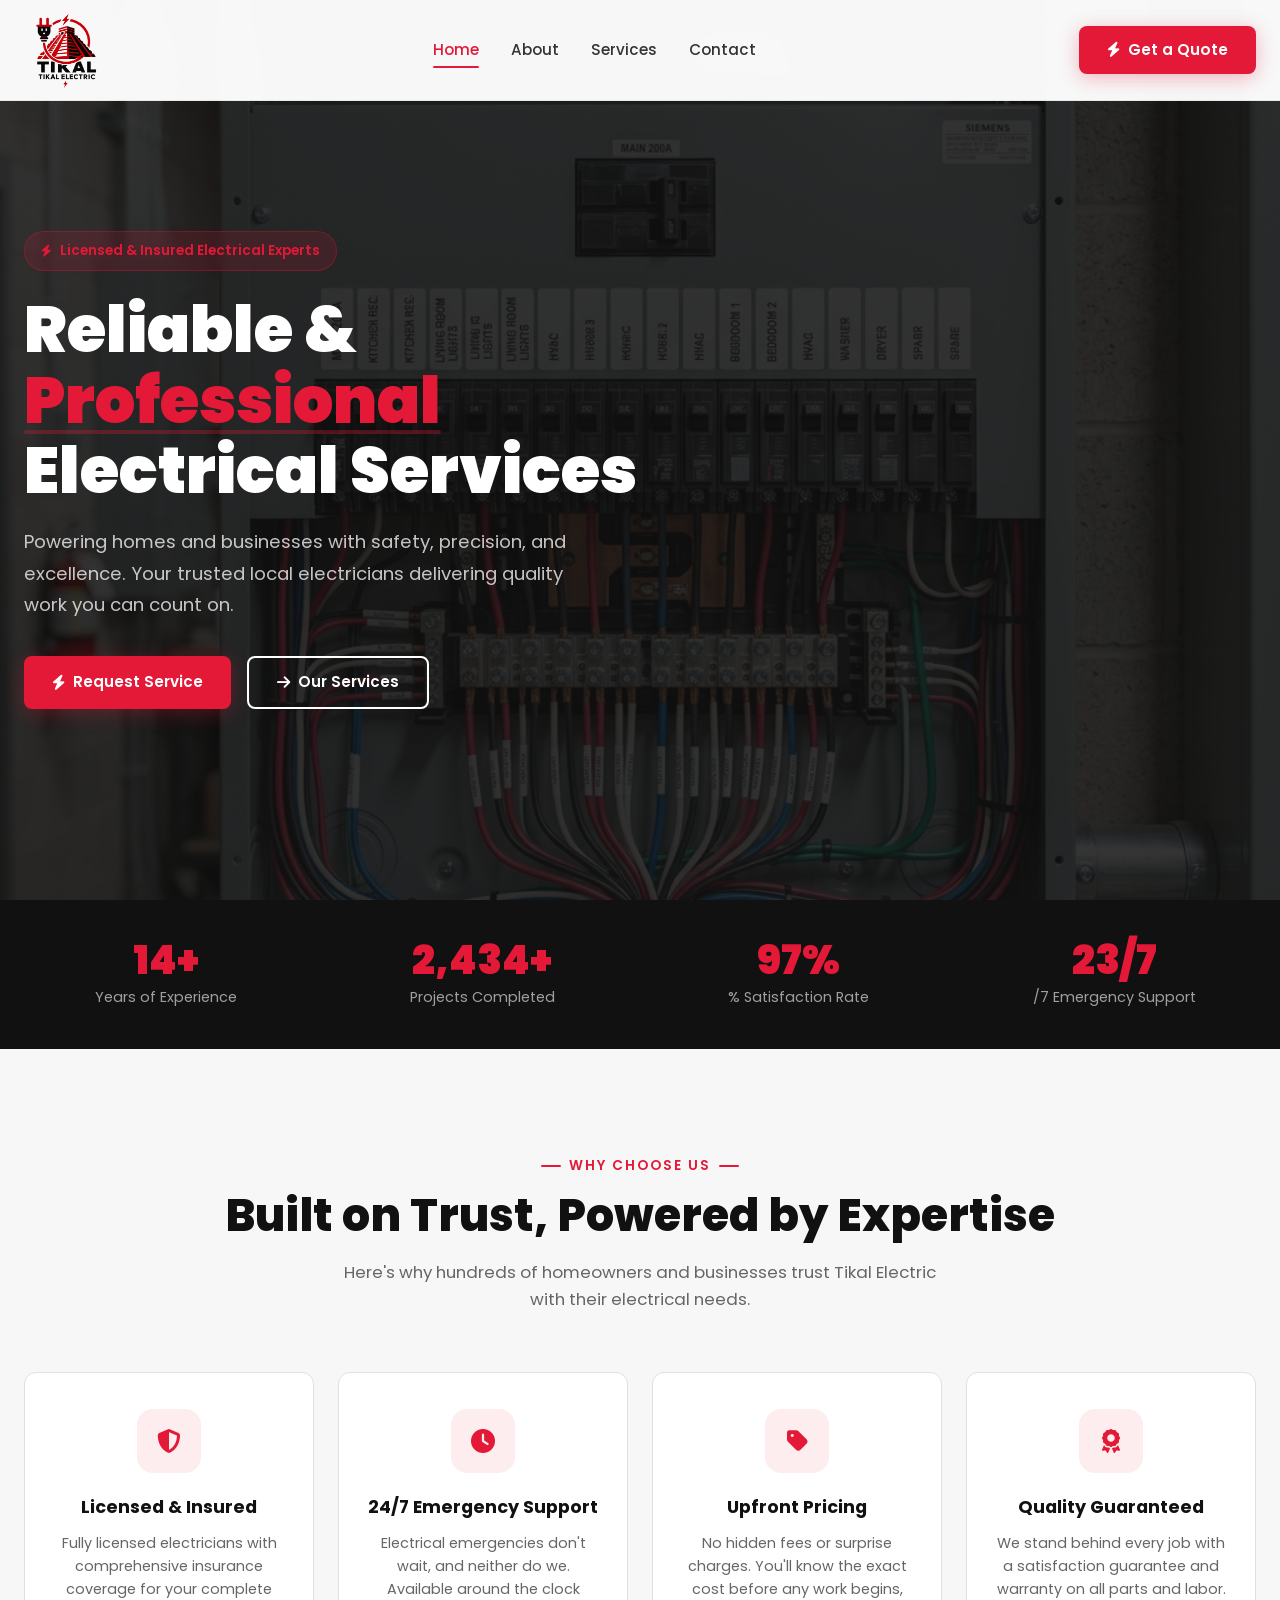
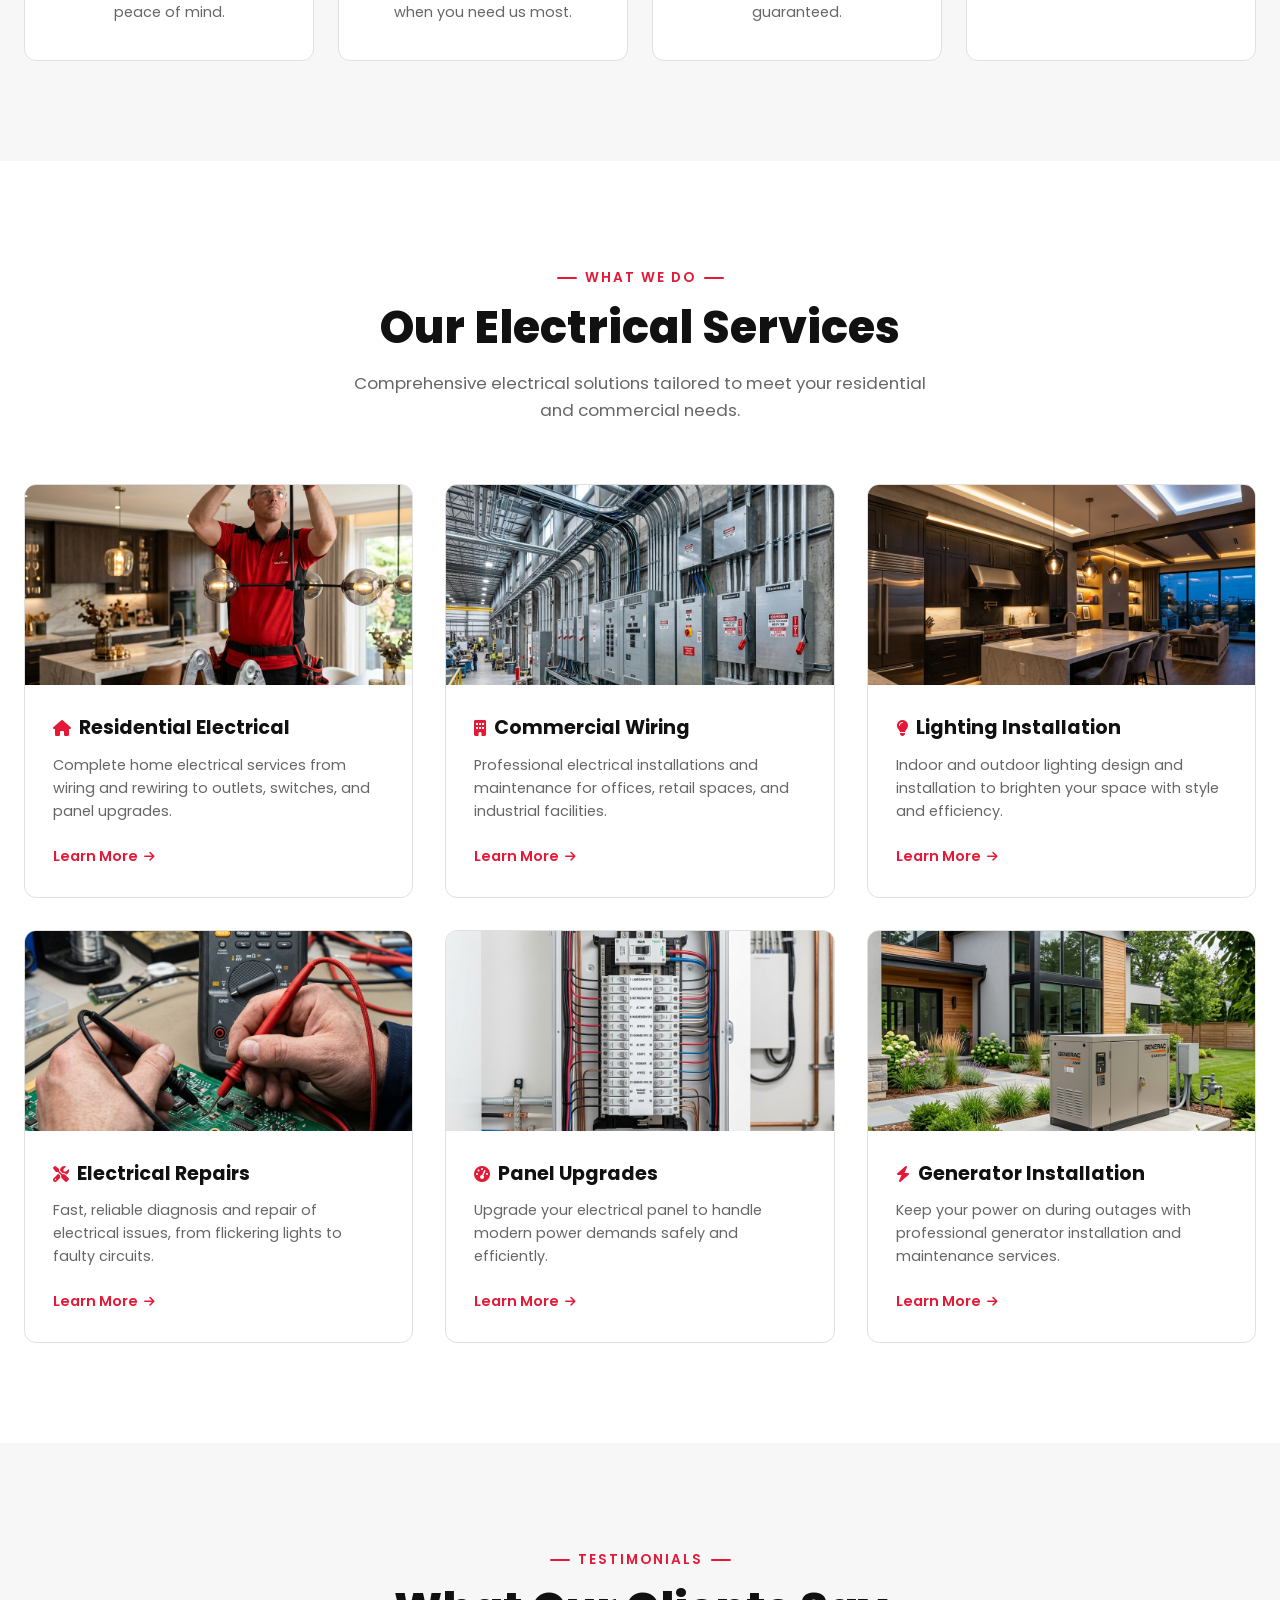
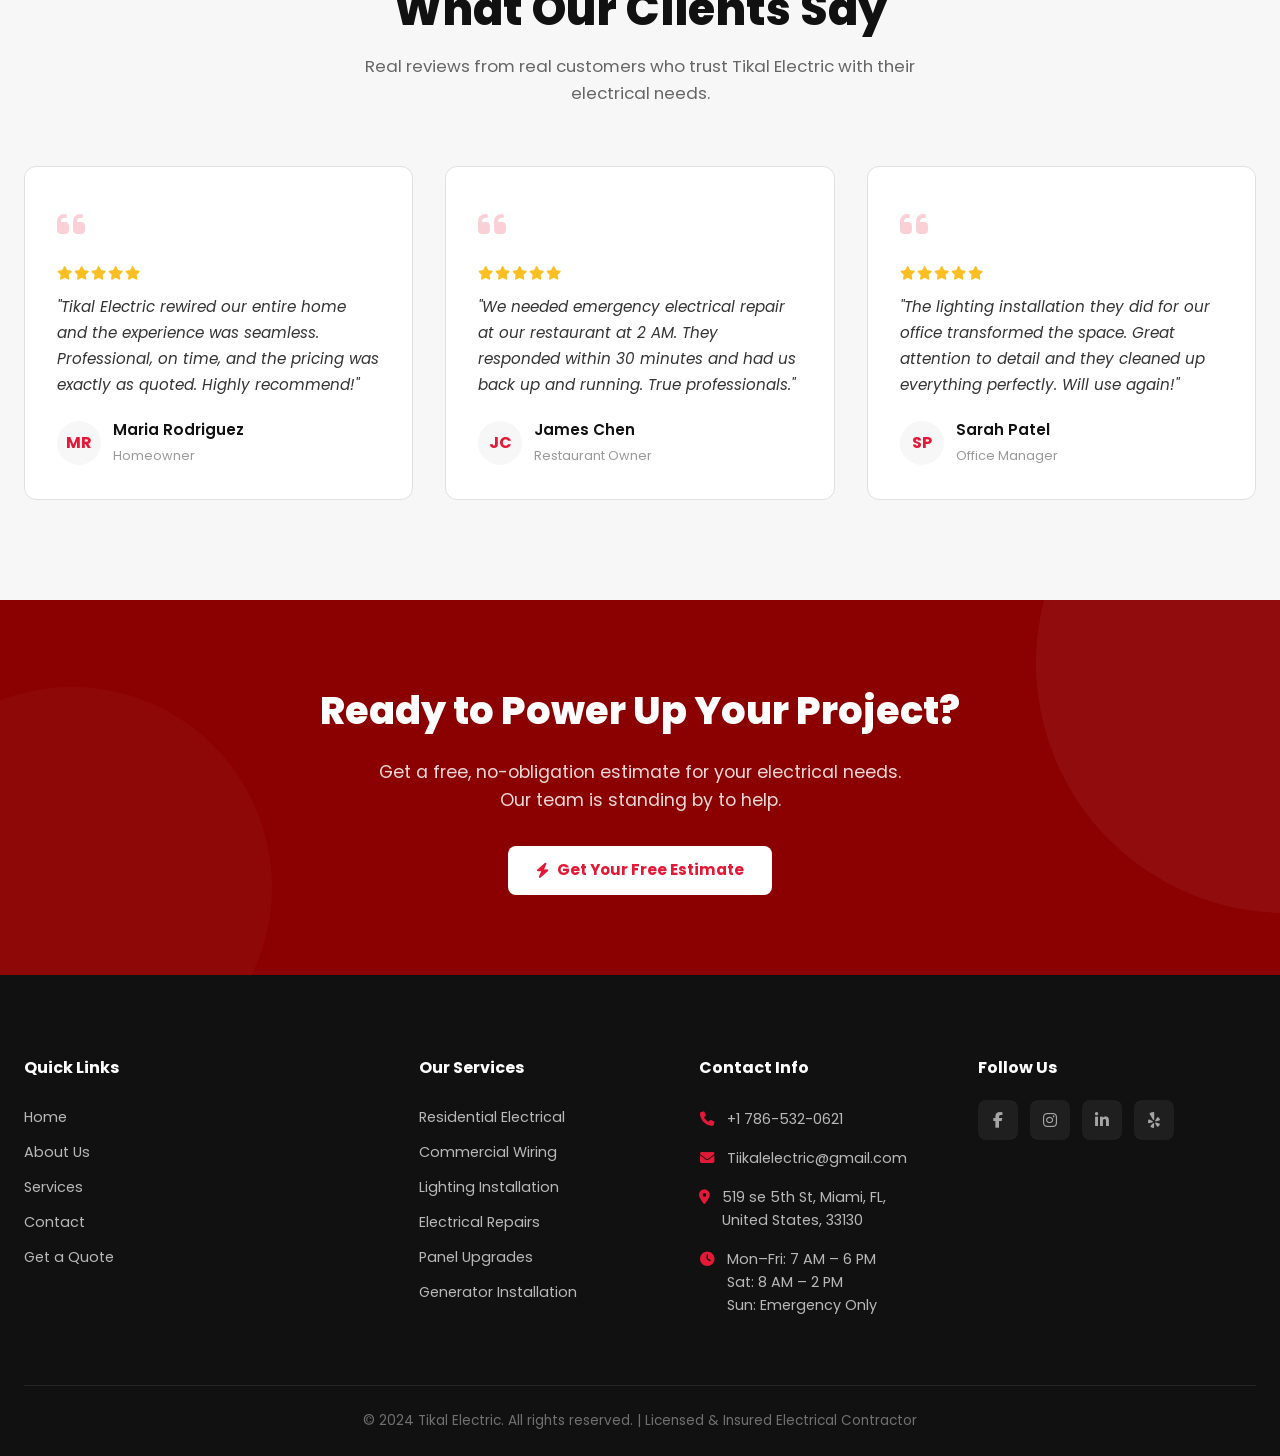
<file: index.html>
<!DOCTYPE html>
<html lang="en">
<head>
    <meta charset="UTF-8">
    <meta name="viewport" content="width=device-width, initial-scale=1.0">
    <title>Tikal Electric — Reliable & Professional Electrical Services</title>
    <link href="https://fonts.googleapis.com/css2?family=Poppins:wght@300;400;500;600;700;800;900&display=swap" rel="stylesheet">
    <link rel="stylesheet" href="https://cdnjs.cloudflare.com/ajax/libs/font-awesome/6.5.1/css/all.min.css">
    <link rel="stylesheet" href="style.css">
</head>
<body>

<!-- Header -->
<header class="header" id="header">
    <div class="header-inner">
        <a href="index.html" class="logo">
            <img src="logo.png" alt="Tikal Electric Logo">
        </a>
        <nav class="nav" id="nav">
            <a href="index.html" class="active">Home</a>
            <a href="about.html">About</a>
            <a href="services.html">Services</a>
            <a href="contact.html">Contact</a>
        </nav>
        <a href="contact.html" class="btn btn-primary">
            <i class="fa-solid fa-bolt"></i> Get a Quote
        </a>
        <div class="hamburger" id="hamburger" onclick="toggleMobile()">
            <span></span><span></span><span></span>
        </div>
    </div>
</header>

<!-- Mobile Menu -->
<div class="mobile-menu" id="mobileMenu">
    <a href="index.html">Home</a>
    <a href="about.html">About</a>
    <a href="services.html">Services</a>
    <a href="contact.html">Contact</a>
    <a href="contact.html" class="btn btn-primary" style="margin-top:12px">
        <i class="fa-solid fa-bolt"></i> Get a Quote
    </a>
</div>

<!-- ==================== HOME PAGE ==================== -->
<div class="page active" id="page-home">

    <!-- Hero -->
    <section class="hero">
        <div class="hero-bg">
            <img src="hero-bg.png" alt="Electrical Work">
            <div class="hero-particles" id="heroParticles"></div>
        </div>
        <div class="hero-content">
            <div class="hero-badge"><i class="fa-solid fa-bolt"></i> Licensed & Insured Electrical Experts</div>
            <h1>Reliable & <span class="highlight">Professional</span> Electrical Services</h1>
            <p>Powering homes and businesses with safety, precision, and excellence. Your trusted local electricians delivering quality work you can count on.</p>
            <div class="hero-btns">
                <a href="contact.html" class="btn btn-primary"><i class="fa-solid fa-bolt"></i> Request Service</a>
                <a href="services.html" class="btn btn-secondary"><i class="fa-solid fa-arrow-right"></i> Our Services</a>
            </div>
        </div>
    </section>

    <!-- Stats Bar -->
    <section class="stats-bar">
        <div class="stats-inner">
            <div class="stat-item fade-up"><div class="stat-number" data-count="15">0</div><div class="stat-label">Years of Experience</div></div>
            <div class="stat-item fade-up"><div class="stat-number" data-count="2500">0</div><div class="stat-label">Projects Completed</div></div>
            <div class="stat-item fade-up"><div class="stat-number" data-count="100">0</div><div class="stat-label">% Satisfaction Rate</div></div>
            <div class="stat-item fade-up"><div class="stat-number" data-count="24">0</div><div class="stat-label">/7 Emergency Support</div></div>
        </div>
    </section>

    <!-- Trust Section -->
    <section class="section section-light">
        <div class="container">
            <div class="section-header">
                <div class="overline">Why Choose Us</div>
                <h2>Built on Trust, Powered by Expertise</h2>
                <p>Here's why hundreds of homeowners and businesses trust Tikal Electric with their electrical needs.</p>
            </div>
            <div class="trust-grid">
                <div class="trust-card fade-up">
                    <div class="trust-icon"><i class="fa-solid fa-shield-halved"></i></div>
                    <h3>Licensed & Insured</h3>
                    <p>Fully licensed electricians with comprehensive insurance coverage for your complete peace of mind.</p>
                </div>
                <div class="trust-card fade-up">
                    <div class="trust-icon"><i class="fa-solid fa-clock"></i></div>
                    <h3>24/7 Emergency Support</h3>
                    <p>Electrical emergencies don't wait, and neither do we. Available around the clock when you need us most.</p>
                </div>
                <div class="trust-card fade-up">
                    <div class="trust-icon"><i class="fa-solid fa-tag"></i></div>
                    <h3>Upfront Pricing</h3>
                    <p>No hidden fees or surprise charges. You'll know the exact cost before any work begins, guaranteed.</p>
                </div>
                <div class="trust-card fade-up">
                    <div class="trust-icon"><i class="fa-solid fa-award"></i></div>
                    <h3>Quality Guaranteed</h3>
                    <p>We stand behind every job with a satisfaction guarantee and warranty on all parts and labor.</p>
                </div>
            </div>
        </div>
    </section>

    <!-- Services Preview -->
    <section class="section">
        <div class="container">
            <div class="section-header">
                <div class="overline">What We Do</div>
                <h2>Our Electrical Services</h2>
                <p>Comprehensive electrical solutions tailored to meet your residential and commercial needs.</p>
            </div>
            <div class="services-grid">
                <a href="residential-electrical.html" class="service-card fade-up">
                    <div class="service-card-img">
                        <img src="residential.png" alt="Residential Electrical">
                        <div class="overlay"></div>
                    </div>
                    <div class="service-card-body">
                        <h3><i class="fa-solid fa-house" style="color:var(--red);margin-right:8px;font-size:1rem"></i>Residential Electrical</h3>
                        <p>Complete home electrical services from wiring and rewiring to outlets, switches, and panel upgrades.</p>
                        <span class="service-link">Learn More <i class="fa-solid fa-arrow-right"></i></span>
                    </div>
                </a>
                <a href="commercial-wiring.html" class="service-card fade-up">
                    <div class="service-card-img">
                        <img src="commercial.png" alt="Commercial Wiring">
                        <div class="overlay"></div>
                    </div>
                    <div class="service-card-body">
                        <h3><i class="fa-solid fa-building" style="color:var(--red);margin-right:8px;font-size:1rem"></i>Commercial Wiring</h3>
                        <p>Professional electrical installations and maintenance for offices, retail spaces, and industrial facilities.</p>
                        <span class="service-link">Learn More <i class="fa-solid fa-arrow-right"></i></span>
                    </div>
                </a>
                <a href="lighting-installation.html" class="service-card fade-up">
                    <div class="service-card-img">
                        <img src="lighting.png" alt="Lighting Installation">
                        <div class="overlay"></div>
                    </div>
                    <div class="service-card-body">
                        <h3><i class="fa-solid fa-lightbulb" style="color:var(--red);margin-right:8px;font-size:1rem"></i>Lighting Installation</h3>
                        <p>Indoor and outdoor lighting design and installation to brighten your space with style and efficiency.</p>
                        <span class="service-link">Learn More <i class="fa-solid fa-arrow-right"></i></span>
                    </div>
                </a>
                <a href="electrical-repairs.html" class="service-card fade-up">
                    <div class="service-card-img">
                        <img src="repairs.png" alt="Electrical Repairs">
                        <div class="overlay"></div>
                    </div>
                    <div class="service-card-body">
                        <h3><i class="fa-solid fa-screwdriver-wrench" style="color:var(--red);margin-right:8px;font-size:1rem"></i>Electrical Repairs</h3>
                        <p>Fast, reliable diagnosis and repair of electrical issues, from flickering lights to faulty circuits.</p>
                        <span class="service-link">Learn More <i class="fa-solid fa-arrow-right"></i></span>
                    </div>
                </a>
                <a href="panel-upgrades.html" class="service-card fade-up">
                    <div class="service-card-img">
                        <img src="panel.png" alt="Panel Upgrades">
                        <div class="overlay"></div>
                    </div>
                    <div class="service-card-body">
                        <h3><i class="fa-solid fa-gauge-high" style="color:var(--red);margin-right:8px;font-size:1rem"></i>Panel Upgrades</h3>
                        <p>Upgrade your electrical panel to handle modern power demands safely and efficiently.</p>
                        <span class="service-link">Learn More <i class="fa-solid fa-arrow-right"></i></span>
                    </div>
                </a>
                <a href="generator-installation.html" class="service-card fade-up">
                    <div class="service-card-img">
                        <img src="generator.png" alt="Generator Installation">
                        <div class="overlay"></div>
                    </div>
                    <div class="service-card-body">
                        <h3><i class="fa-solid fa-bolt" style="color:var(--red);margin-right:8px;font-size:1rem"></i>Generator Installation</h3>
                        <p>Keep your power on during outages with professional generator installation and maintenance services.</p>
                        <span class="service-link">Learn More <i class="fa-solid fa-arrow-right"></i></span>
                    </div>
                </a>
            </div>
        </div>
    </section>

    <!-- Testimonials -->
    <section class="section section-light">
        <div class="container">
            <div class="section-header">
                <div class="overline">Testimonials</div>
                <h2>What Our Clients Say</h2>
                <p>Real reviews from real customers who trust Tikal Electric with their electrical needs.</p>
            </div>
            <div class="testimonials-grid">
                <div class="testimonial-card fade-up">
                    <div class="quote-icon"><i class="fa-solid fa-quote-left"></i></div>
                    <div class="stars"><i class="fa-solid fa-star"></i><i class="fa-solid fa-star"></i><i class="fa-solid fa-star"></i><i class="fa-solid fa-star"></i><i class="fa-solid fa-star"></i></div>
                    <p>"Tikal Electric rewired our entire home and the experience was seamless. Professional, on time, and the pricing was exactly as quoted. Highly recommend!"</p>
                    <div class="testimonial-author">
                        <div class="testimonial-avatar">MR</div>
                        <div class="testimonial-author-info"><h4>Maria Rodriguez</h4><span>Homeowner</span></div>
                    </div>
                </div>
                <div class="testimonial-card fade-up">
                    <div class="quote-icon"><i class="fa-solid fa-quote-left"></i></div>
                    <div class="stars"><i class="fa-solid fa-star"></i><i class="fa-solid fa-star"></i><i class="fa-solid fa-star"></i><i class="fa-solid fa-star"></i><i class="fa-solid fa-star"></i></div>
                    <p>"We needed emergency electrical repair at our restaurant at 2 AM. They responded within 30 minutes and had us back up and running. True professionals."</p>
                    <div class="testimonial-author">
                        <div class="testimonial-avatar">JC</div>
                        <div class="testimonial-author-info"><h4>James Chen</h4><span>Restaurant Owner</span></div>
                    </div>
                </div>
                <div class="testimonial-card fade-up">
                    <div class="quote-icon"><i class="fa-solid fa-quote-left"></i></div>
                    <div class="stars"><i class="fa-solid fa-star"></i><i class="fa-solid fa-star"></i><i class="fa-solid fa-star"></i><i class="fa-solid fa-star"></i><i class="fa-solid fa-star"></i></div>
                    <p>"The lighting installation they did for our office transformed the space. Great attention to detail and they cleaned up everything perfectly. Will use again!"</p>
                    <div class="testimonial-author">
                        <div class="testimonial-avatar">SP</div>
                        <div class="testimonial-author-info"><h4>Sarah Patel</h4><span>Office Manager</span></div>
                    </div>
                </div>
            </div>
        </div>
    </section>

    <!-- CTA -->
    <section class="cta-section">
        <h2>Ready to Power Up Your Project?</h2>
        <p>Get a free, no-obligation estimate for your electrical needs. Our team is standing by to help.</p>
        <a href="contact.html" class="btn btn-white"><i class="fa-solid fa-bolt"></i> Get Your Free Estimate</a>
    </section>

</div>

<!-- ==================== FOOTER ==================== -->
<footer class="footer" id="footer">
    <div class="footer-grid">
        <div>
            <h4>Quick Links</h4>
            <div class="footer-links">
                <a href="index.html">Home</a>
                <a href="about.html">About Us</a>
                <a href="services.html">Services</a>
                <a href="contact.html">Contact</a>
                <a href="contact.html">Get a Quote</a>
            </div>
        </div>
        <div>
            <h4>Our Services</h4>
            <div class="footer-links">
                <a href="residential-electrical.html">Residential Electrical</a>
                <a href="commercial-wiring.html">Commercial Wiring</a>
                <a href="lighting-installation.html">Lighting Installation</a>
                <a href="electrical-repairs.html">Electrical Repairs</a>
                <a href="panel-upgrades.html">Panel Upgrades</a>
                <a href="generator-installation.html">Generator Installation</a>
            </div>
        </div>
        <div>
            <h4>Contact Info</h4>
            <ul class="footer-contact">
                <li><i class="fa-solid fa-phone"></i><span>+1 786-532-0621</span></li>
                <li><i class="fa-solid fa-envelope"></i><span>Tiikalelectric@gmail.com</span></li>
                <li><i class="fa-solid fa-location-dot"></i><span>519 se 5th St, Miami, FL, United States, 33130</span></li>
                <li><i class="fa-solid fa-clock"></i><span>Mon–Fri: 7 AM – 6 PM<br>Sat: 8 AM – 2 PM<br>Sun: Emergency Only</span></li>
            </ul>
        </div>
        <div>
            <h4>Follow Us</h4>
            <div class="footer-social">
                <a href="https://www.facebook.com/people/Tikal-Electric/61575265457797/#" target="_blank" aria-label="Facebook"><i class="fa-brands fa-facebook-f"></i></a>
                <a href="https://www.instagram.com/tikal_electric/" target="_blank" aria-label="Instagram"><i class="fa-brands fa-instagram"></i></a>
                <a href="#" aria-label="LinkedIn"><i class="fa-brands fa-linkedin-in"></i></a>
                <a href="#" aria-label="Yelp"><i class="fa-brands fa-yelp"></i></a>
            </div>
        </div>
    </div>
    <div class="footer-bottom">
        <p>&copy; 2024 Tikal Electric. All rights reserved. | Licensed & Insured Electrical Contractor</p>
    </div>
</footer>

<!-- Toast Notification -->
<div class="toast" id="toast">
    <i class="fa-solid fa-circle-check"></i>
    <span id="toastMsg">Message sent successfully!</span>
</div>

<script>
// Mobile menu
function toggleMobile() {
  document.getElementById('hamburger').classList.toggle('active');
  document.getElementById('mobileMenu').classList.toggle('open');
  document.body.style.overflow = document.getElementById('mobileMenu').classList.contains('open') ? 'hidden' : '';
}

// Header scroll effect
window.addEventListener('scroll', () => {
  document.getElementById('header').classList.toggle('scrolled', window.scrollY > 20);
});

// Hero particles
function createParticles() {
  const container = document.getElementById('heroParticles');
  if (!container) return;
  container.innerHTML = '';
  // Increased count to 60 for more density
  for (let i = 0; i < 60; i++) {
    const p = document.createElement('div');
    p.className = 'particle';
    p.style.left = Math.random() * 100 + '%';
    p.style.animationDelay = Math.random() * 3 + 's'; // Slightly faster delay
    p.style.animationDuration = (2 + Math.random() * 2) + 's'; // Faster movement (2-4s instead of 3-6s)
    p.style.width = p.style.height = (1.5 + Math.random() * 2.5) + 'px';
    container.appendChild(p);
  }
}

// Scroll animations
function initAnimations() {
  const observer = new IntersectionObserver((entries) => {
    entries.forEach(entry => {
      if (entry.isIntersecting) {
        entry.target.classList.add('visible');
      }
    });
  }, { threshold: 0.1, rootMargin: '0px 0px -40px 0px' });
  document.querySelectorAll('.fade-up:not(.visible)').forEach(el => observer.observe(el));
}

// Counter animation
function animateCounters() {
  document.querySelectorAll('.stat-number[data-count]').forEach(el => {
    const target = parseInt(el.getAttribute('data-count'));
    const duration = 2000;
    const start = performance.now();
    el.textContent = '0';
    function update(now) {
      const elapsed = now - start;
      const progress = Math.min(elapsed / duration, 1);
      const eased = 1 - Math.pow(1 - progress, 3);
      const current = Math.floor(eased * target);
      el.textContent = target === 100 ? current + '%' : target === 24 ? current + '/7' : current.toLocaleString() + '+';
      if (progress < 1) requestAnimationFrame(update);
    }
    requestAnimationFrame(update);
  });
}

// Init
document.addEventListener('DOMContentLoaded', () => {
  createParticles();
  initAnimations();
  setTimeout(animateCounters, 600);
});
</script>
</body>
</html>
</file>
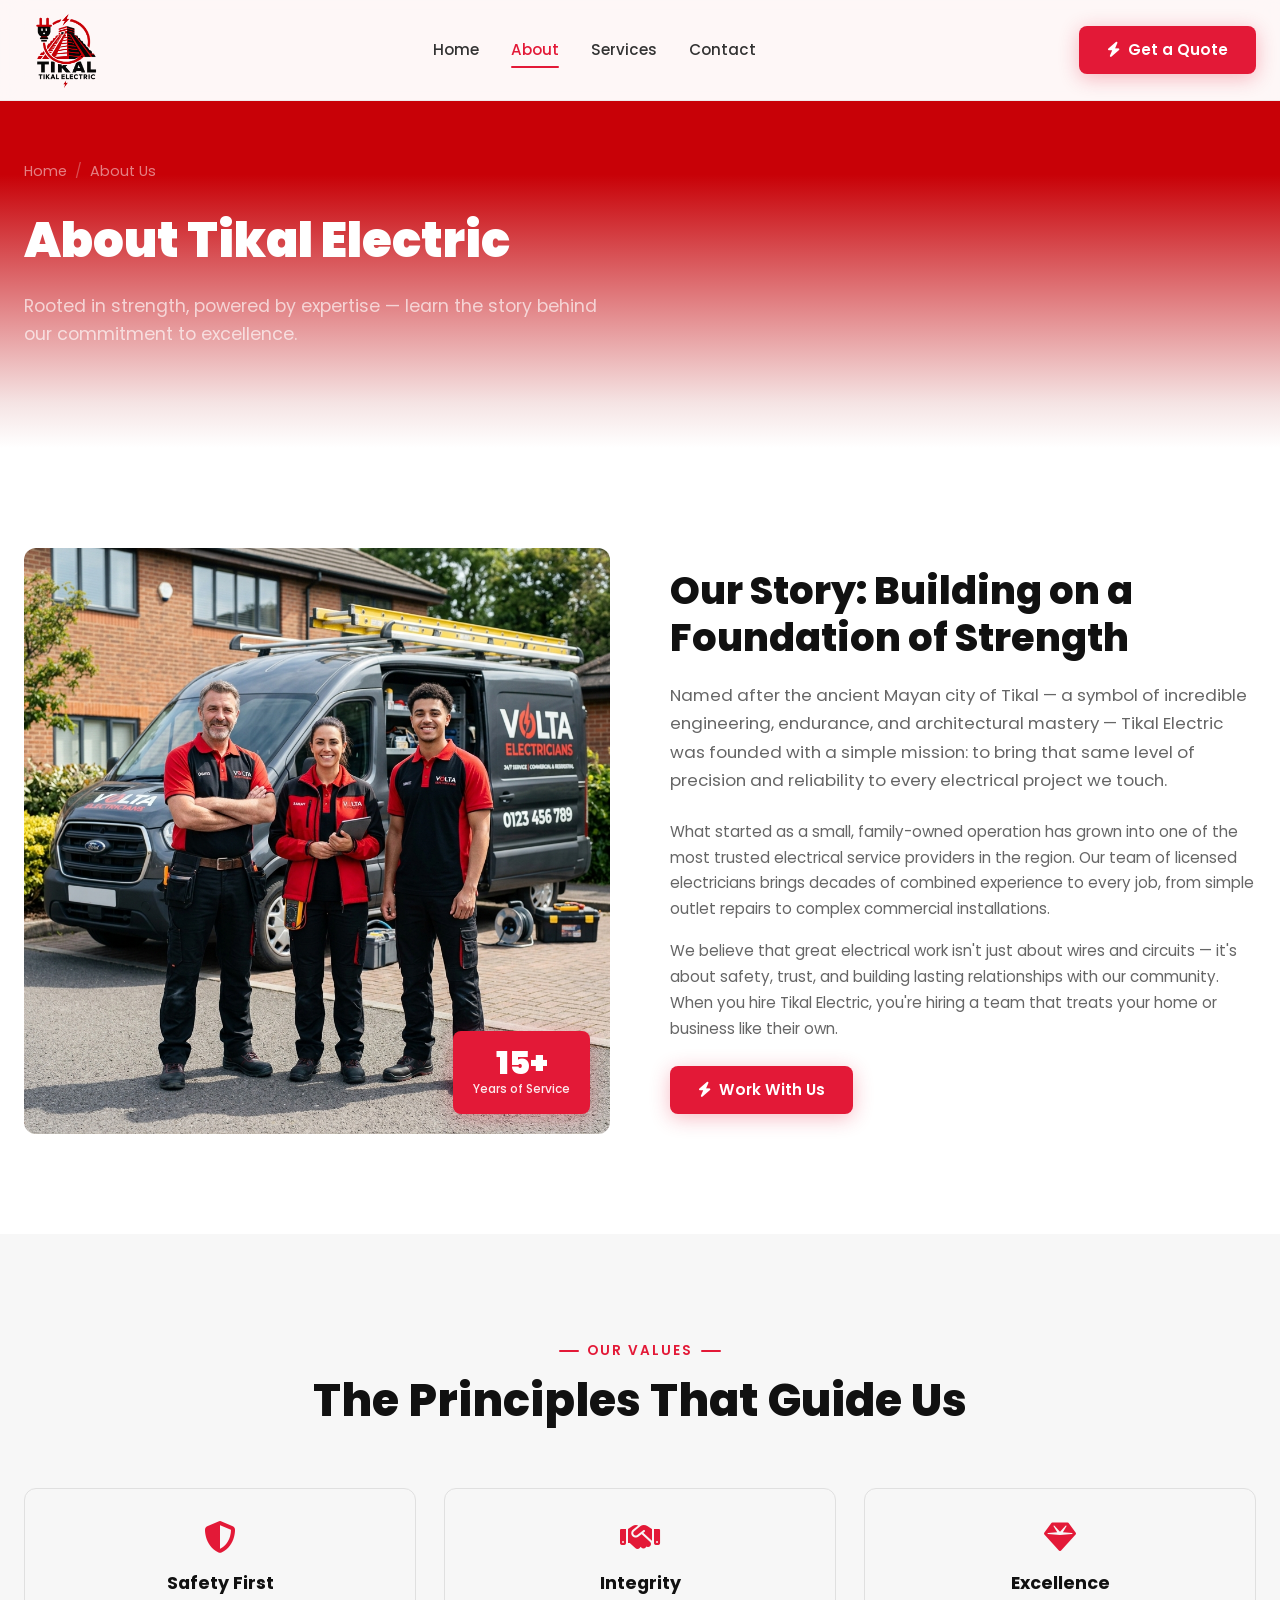
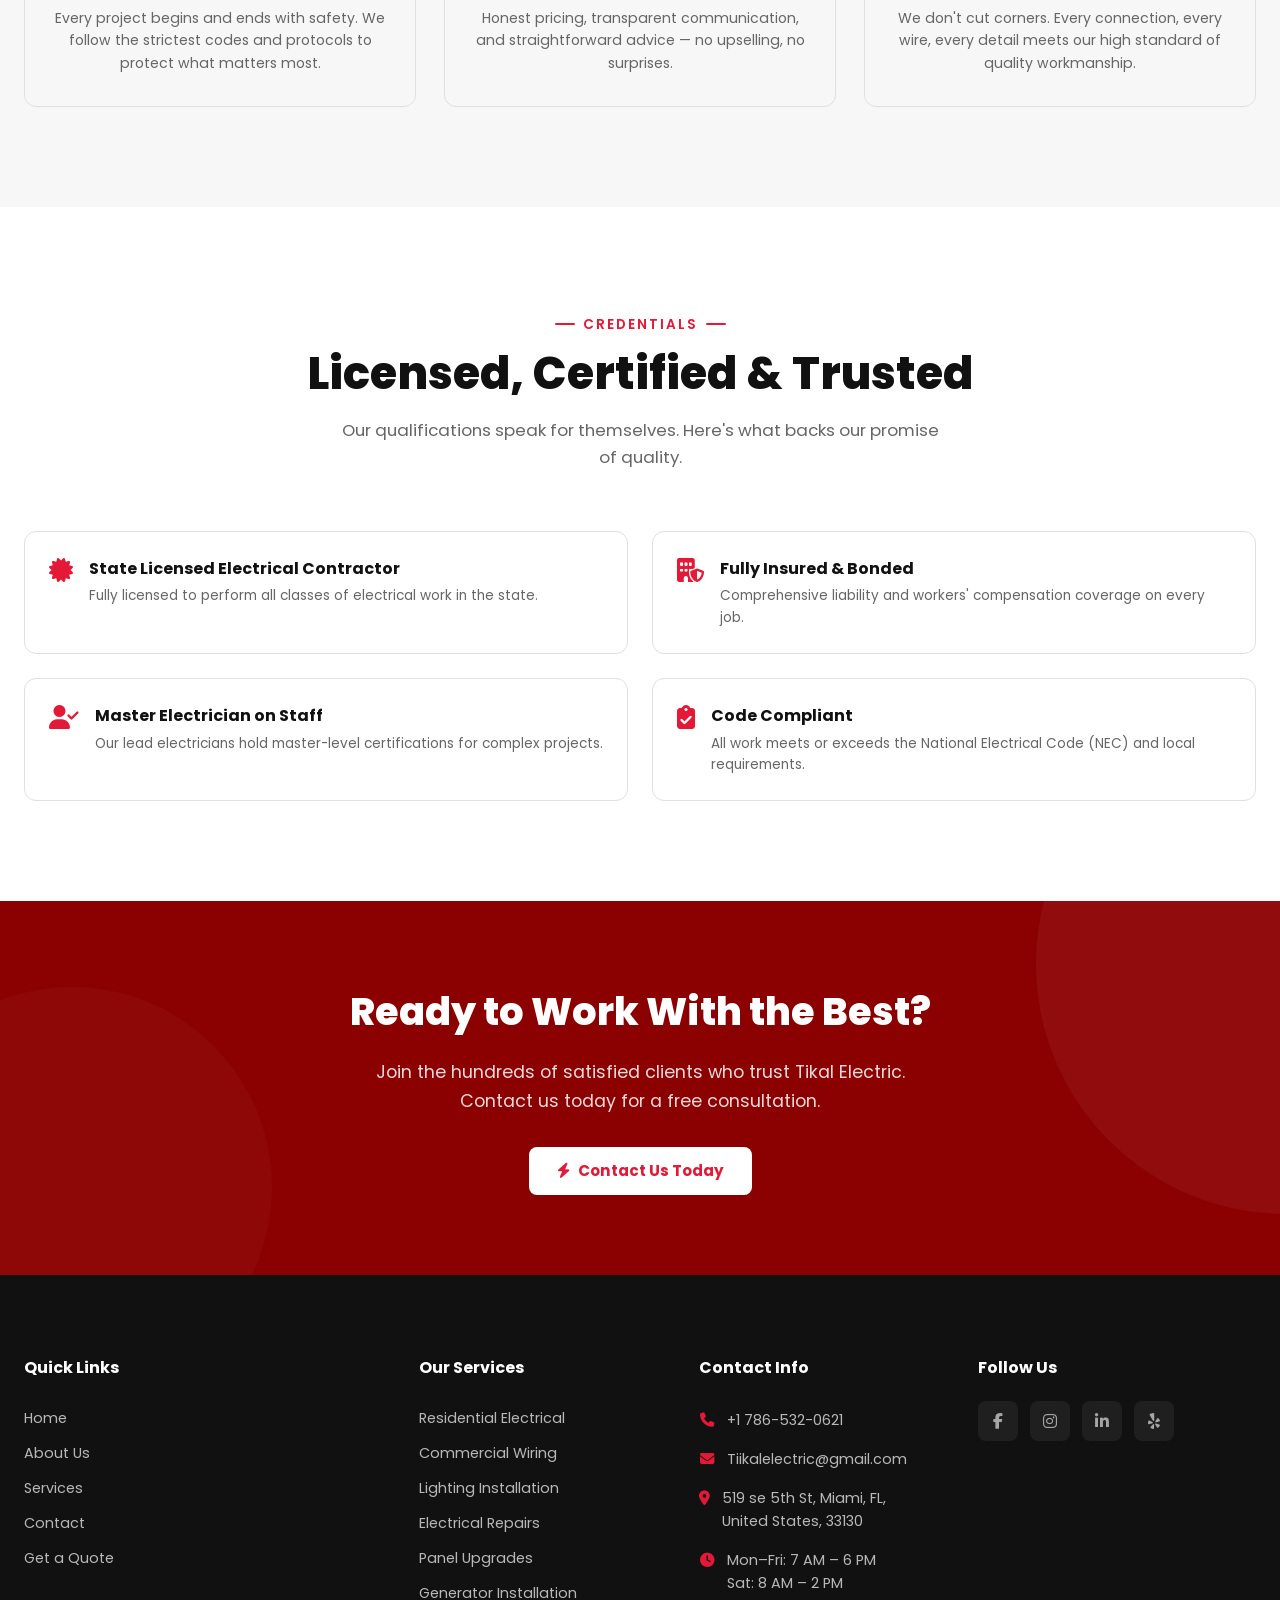
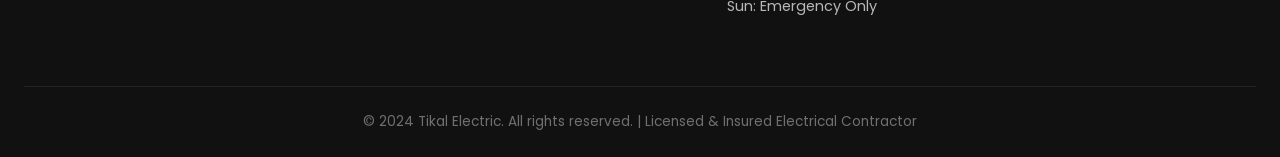
<file: about.html>
<!DOCTYPE html>
<html lang="en">

<head>
    <meta charset="UTF-8">
    <meta name="viewport" content="width=device-width, initial-scale=1.0">
    <title>About Us — Tikal Electric</title>
    <link href="https://fonts.googleapis.com/css2?family=Poppins:wght@300;400;500;600;700;800;900&display=swap"
        rel="stylesheet">
    <link rel="stylesheet" href="https://cdnjs.cloudflare.com/ajax/libs/font-awesome/6.5.1/css/all.min.css">
    <link rel="stylesheet" href="style.css">
</head>

<body>

    <!-- Header -->
    <header class="header" id="header">
        <div class="header-inner">
            <a href="index.html" class="logo">
                <img src="logo.png" alt="Tikal Electric Logo">
            </a>
            <nav class="nav" id="nav">
                <a href="index.html">Home</a>
                <a href="about.html" class="active">About</a>
                <a href="services.html">Services</a>
                <a href="contact.html">Contact</a>
            </nav>
            <a href="contact.html" class="btn btn-primary">
                <i class="fa-solid fa-bolt"></i> Get a Quote
            </a>
            <div class="hamburger" id="hamburger" onclick="toggleMobile()">
                <span></span><span></span><span></span>
            </div>
        </div>
    </header>

    <!-- Mobile Menu -->
    <div class="mobile-menu" id="mobileMenu">
        <a href="index.html">Home</a>
        <a href="about.html">About</a>
        <a href="services.html">Services</a>
        <a href="contact.html">Contact</a>
        <a href="contact.html" class="btn btn-primary" style="margin-top:12px">
            <i class="fa-solid fa-bolt"></i> Get a Quote
        </a>
    </div>

    <!-- ==================== ABOUT PAGE ==================== -->
    <div class="page active" id="page-about">

        <section class="sub-hero">
            <div class="sub-hero-content">
                <div class="breadcrumb"><a href="index.html">Home</a><span class="sep">/</span><span>About Us</span>
                </div>
                <h1>About Tikal Electric</h1>
                <p>Rooted in strength, powered by expertise — learn the story behind our commitment to excellence.</p>
            </div>
        </section>

        <section class="section">
            <div class="container">
                <div class="about-content">
                    <div class="about-img fade-up">
                        <img src="about-team.png" alt="Our Team">
                        <div class="badge-float">
                            <div class="num">15+</div>
                            <div class="lbl">Years of Service</div>
                        </div>
                    </div>
                    <div class="about-text fade-up">
                        <h2>Our Story: Building on a Foundation of Strength</h2>
                        <p class="lead">Named after the ancient Mayan city of Tikal — a symbol of incredible
                            engineering, endurance, and architectural mastery — Tikal Electric was founded with a simple
                            mission: to bring that same level of precision and reliability to every electrical project
                            we touch.</p>
                        <p>What started as a small, family-owned operation has grown into one of the most trusted
                            electrical service providers in the region. Our team of licensed electricians brings decades
                            of combined experience to every job, from simple outlet repairs to complex commercial
                            installations.</p>
                        <p>We believe that great electrical work isn't just about wires and circuits — it's about
                            safety, trust, and building lasting relationships with our community. When you hire Tikal
                            Electric, you're hiring a team that treats your home or business like their own.</p>
                        <a href="contact.html" class="btn btn-primary" style="margin-top:8px"><i
                                class="fa-solid fa-bolt"></i> Work With Us</a>
                    </div>
                </div>
            </div>
        </section>

        <section class="section section-light">
            <div class="container">
                <div class="section-header">
                    <div class="overline">Our Values</div>
                    <h2>The Principles That Guide Us</h2>
                </div>
                <div class="values-grid">
                    <div class="value-card fade-up">
                        <i class="fa-solid fa-shield-halved"></i>
                        <h3>Safety First</h3>
                        <p>Every project begins and ends with safety. We follow the strictest codes and protocols to
                            protect what matters most.</p>
                    </div>
                    <div class="value-card fade-up">
                        <i class="fa-solid fa-handshake"></i>
                        <h3>Integrity</h3>
                        <p>Honest pricing, transparent communication, and straightforward advice — no upselling, no
                            surprises.</p>
                    </div>
                    <div class="value-card fade-up">
                        <i class="fa-solid fa-gem"></i>
                        <h3>Excellence</h3>
                        <p>We don't cut corners. Every connection, every wire, every detail meets our high standard of
                            quality workmanship.</p>
                    </div>
                </div>
            </div>
        </section>

        <section class="section">
            <div class="container">
                <div class="section-header">
                    <div class="overline">Credentials</div>
                    <h2>Licensed, Certified & Trusted</h2>
                    <p>Our qualifications speak for themselves. Here's what backs our promise of quality.</p>
                </div>
                <div class="credentials-grid">
                    <div class="credential-card fade-up">
                        <i class="fa-solid fa-certificate"></i>
                        <div>
                            <h3>State Licensed Electrical Contractor</h3>
                            <p>Fully licensed to perform all classes of electrical work in the state.</p>
                        </div>
                    </div>
                    <div class="credential-card fade-up">
                        <i class="fa-solid fa-building-shield"></i>
                        <div>
                            <h3>Fully Insured & Bonded</h3>
                            <p>Comprehensive liability and workers' compensation coverage on every job.</p>
                        </div>
                    </div>
                    <div class="credential-card fade-up">
                        <i class="fa-solid fa-user-check"></i>
                        <div>
                            <h3>Master Electrician on Staff</h3>
                            <p>Our lead electricians hold master-level certifications for complex projects.</p>
                        </div>
                    </div>
                    <div class="credential-card fade-up">
                        <i class="fa-solid fa-clipboard-check"></i>
                        <div>
                            <h3>Code Compliant</h3>
                            <p>All work meets or exceeds the National Electrical Code (NEC) and local requirements.</p>
                        </div>
                    </div>
                </div>
            </div>
        </section>

        <section class="cta-section">
            <h2>Ready to Work With the Best?</h2>
            <p>Join the hundreds of satisfied clients who trust Tikal Electric. Contact us today for a free
                consultation.</p>
            <a href="contact.html" class="btn btn-white"><i class="fa-solid fa-bolt"></i> Contact Us Today</a>
        </section>

    </div>

    <!-- ==================== FOOTER ==================== -->
    <footer class="footer" id="footer">
        <div class="footer-grid">
            <div>
                <h4>Quick Links</h4>
                <div class="footer-links">
                    <a href="index.html">Home</a>
                    <a href="about.html">About Us</a>
                    <a href="services.html">Services</a>
                    <a href="contact.html">Contact</a>
                    <a href="contact.html">Get a Quote</a>
                </div>
            </div>
            <div>
                <h4>Our Services</h4>
                <div class="footer-links">
                    <a href="residential-electrical.html">Residential Electrical</a>
                    <a href="commercial-wiring.html">Commercial Wiring</a>
                    <a href="lighting-installation.html">Lighting Installation</a>
                    <a href="electrical-repairs.html">Electrical Repairs</a>
                    <a href="panel-upgrades.html">Panel Upgrades</a>
                    <a href="generator-installation.html">Generator Installation</a>
                </div>
            </div>
            <div>
                <h4>Contact Info</h4>
                <ul class="footer-contact">
                    <li><i class="fa-solid fa-phone"></i><span>+1 786-532-0621</span></li>
                    <li><i class="fa-solid fa-envelope"></i><span>Tiikalelectric@gmail.com</span></li>
                    <li><i class="fa-solid fa-location-dot"></i><span>519 se 5th St, Miami, FL, United States,
                            33130</span></li>
                    <li><i class="fa-solid fa-clock"></i><span>Mon–Fri: 7 AM – 6 PM<br>Sat: 8 AM – 2 PM<br>Sun:
                            Emergency Only</span></li>
                </ul>
            </div>
            <div>
                <h4>Follow Us</h4>
                <div class="footer-social">
                    <a href="https://www.facebook.com/people/Tikal-Electric/61575265457797/#" target="_blank"
                        aria-label="Facebook"><i class="fa-brands fa-facebook-f"></i></a>
                    <a href="https://www.instagram.com/tikal_electric/" target="_blank" aria-label="Instagram"><i
                            class="fa-brands fa-instagram"></i></a>
                    <a href="#" aria-label="LinkedIn"><i class="fa-brands fa-linkedin-in"></i></a>
                    <a href="#" aria-label="Yelp"><i class="fa-brands fa-yelp"></i></a>
                </div>
            </div>
        </div>
        <div class="footer-bottom">
            <p>&copy; 2024 Tikal Electric. All rights reserved. | Licensed & Insured Electrical Contractor</p>
        </div>
    </footer>

    <script>
        // Mobile menu
        function toggleMobile() {
            document.getElementById('hamburger').classList.toggle('active');
            document.getElementById('mobileMenu').classList.toggle('open');
            document.body.style.overflow = document.getElementById('mobileMenu').classList.contains('open') ? 'hidden' : '';
        }

        // Header scroll effect
        window.addEventListener('scroll', () => {
            document.getElementById('header').classList.toggle('scrolled', window.scrollY > 20);
        });

        // Scroll animations
        function initAnimations() {
            const observer = new IntersectionObserver((entries) => {
                entries.forEach(entry => {
                    if (entry.isIntersecting) {
                        entry.target.classList.add('visible');
                    }
                });
            }, { threshold: 0.1, rootMargin: '0px 0px -40px 0px' });
            document.querySelectorAll('.fade-up:not(.visible)').forEach(el => observer.observe(el));
        }

        // Init
        document.addEventListener('DOMContentLoaded', () => {
            initAnimations();
        });
    </script>
</body>

</html>
</file>
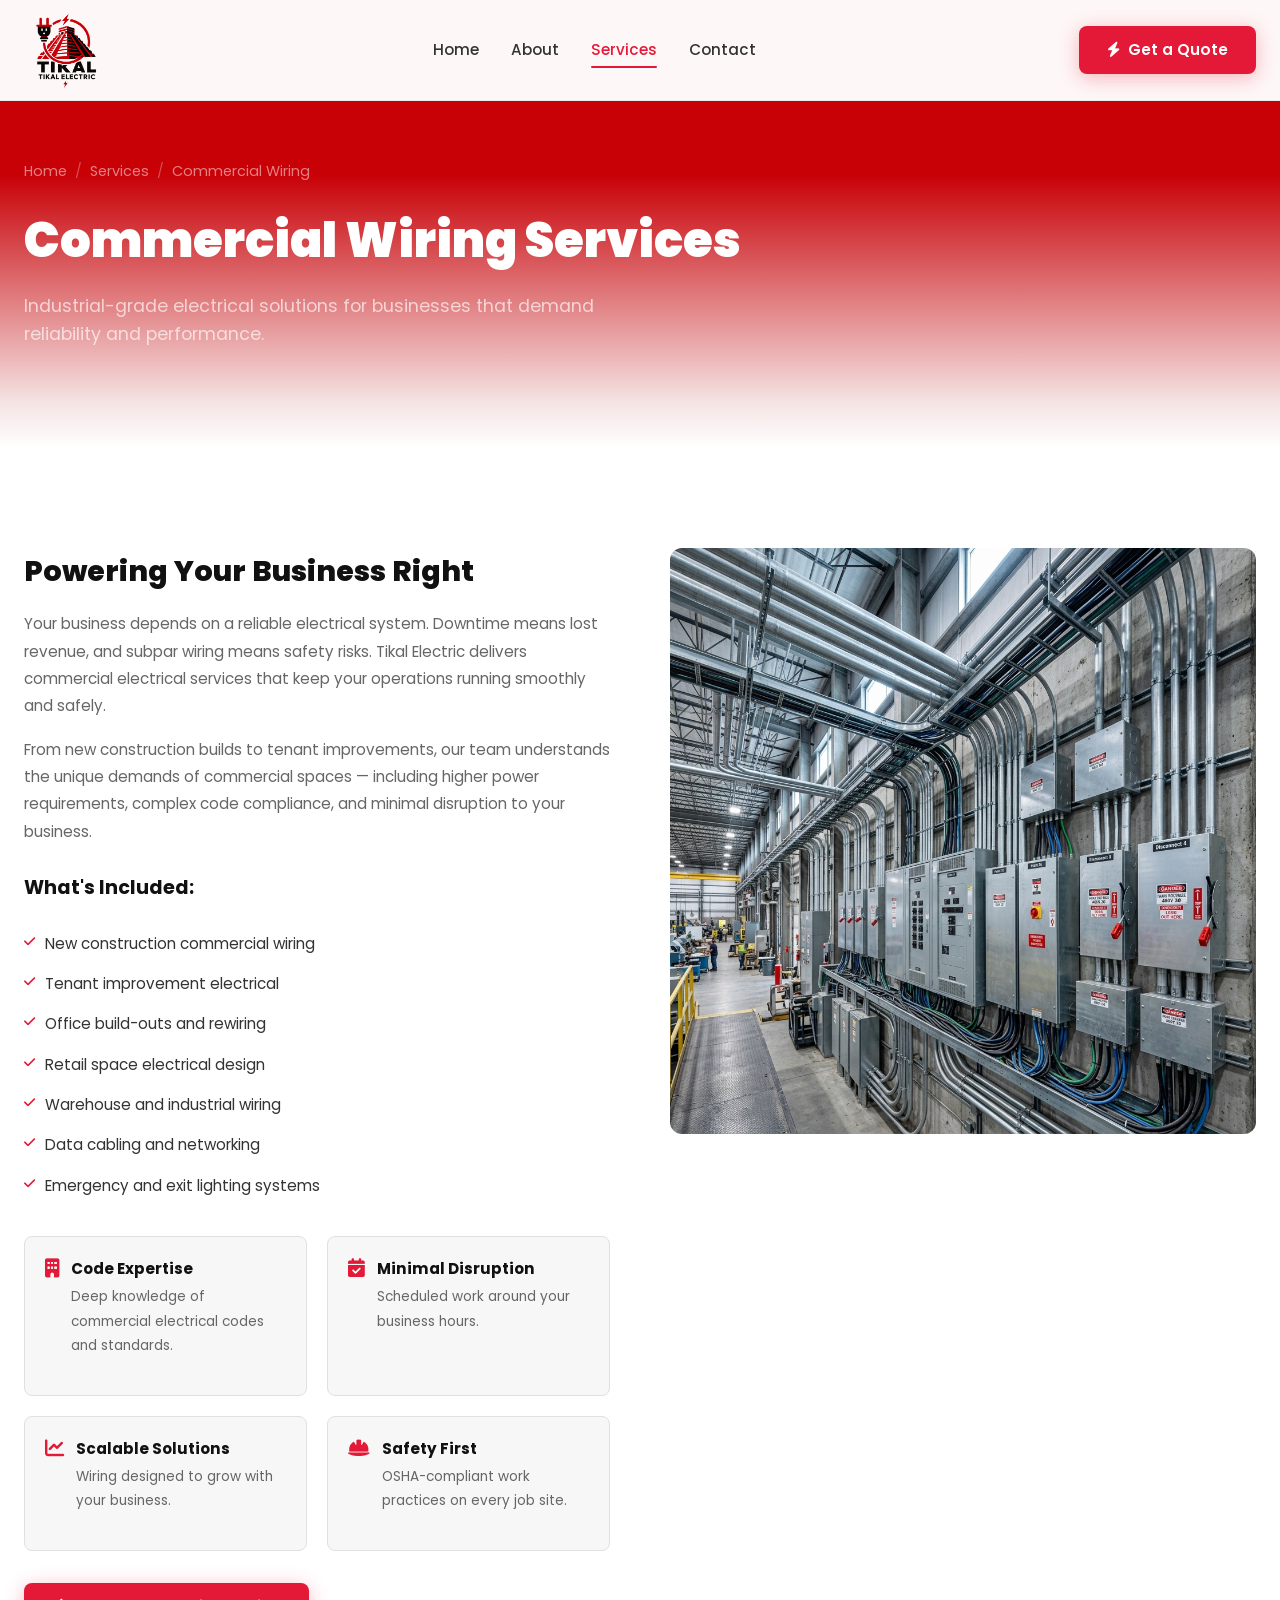
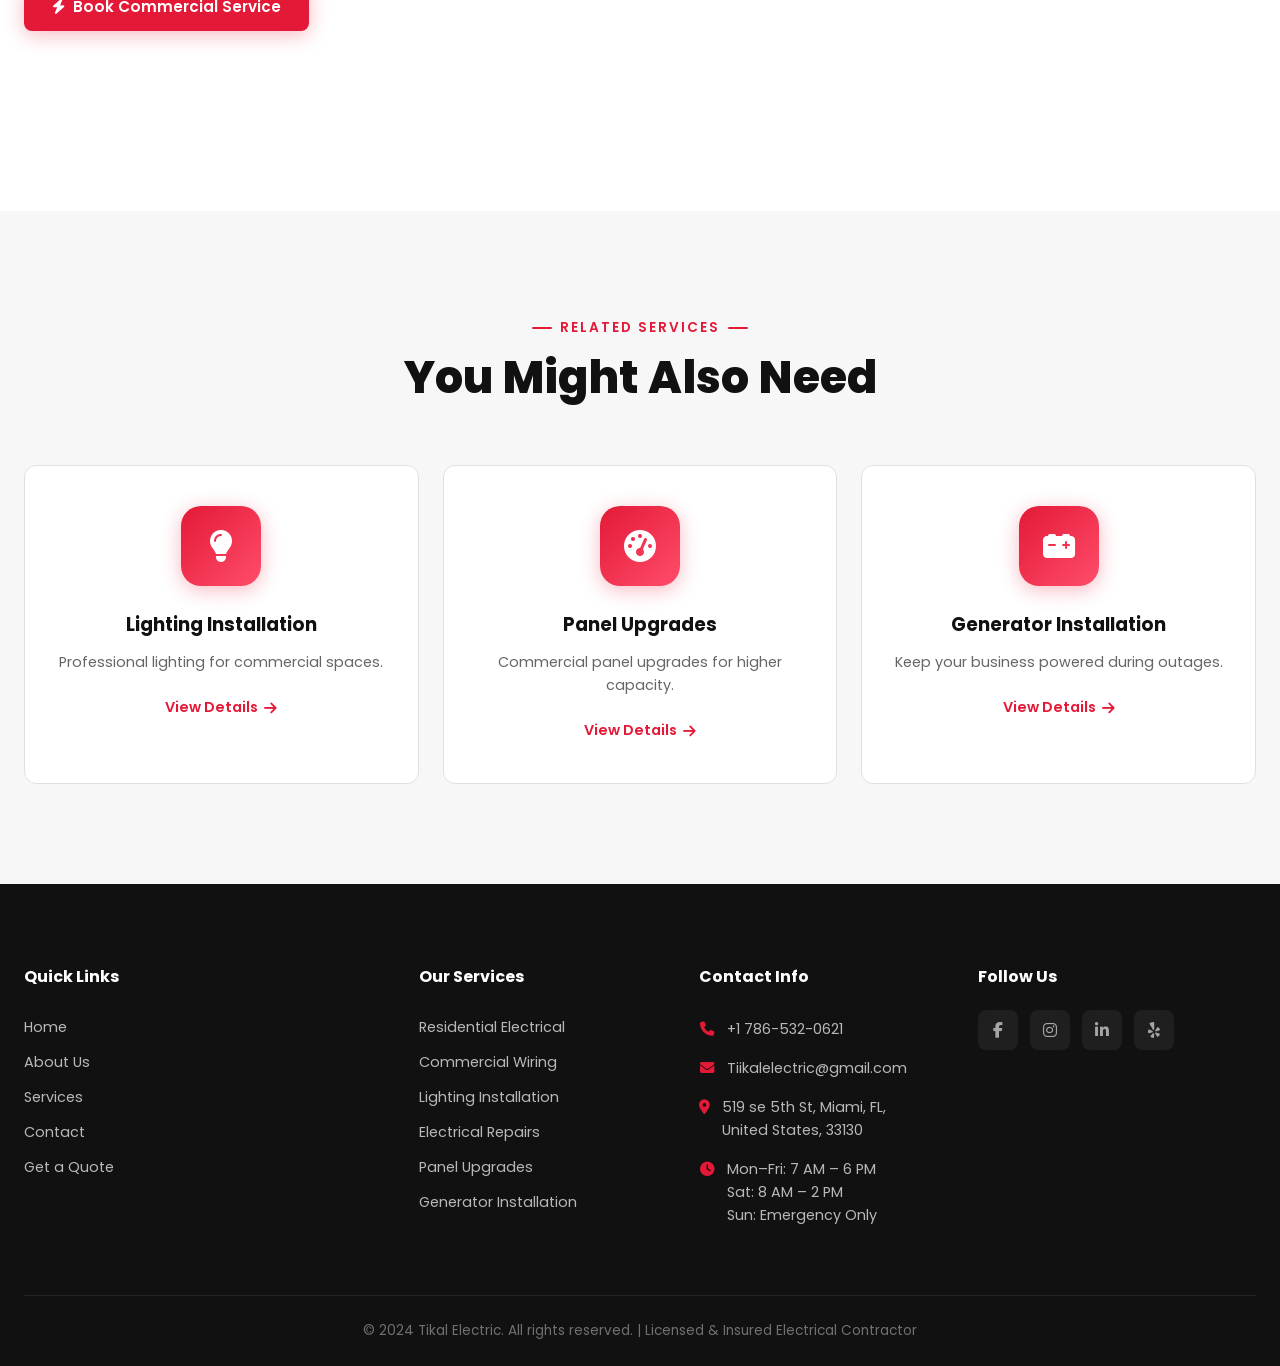
<file: commercial-wiring.html>
<!DOCTYPE html>
<html lang="en">
<head>
    <meta charset="UTF-8">
    <meta name="viewport" content="width=device-width, initial-scale=1.0">
    <title>Commercial Wiring Services — Tikal Electric</title>
    <link href="https://fonts.googleapis.com/css2?family=Poppins:wght@300;400;500;600;700;800;900&display=swap" rel="stylesheet">
    <link rel="stylesheet" href="https://cdnjs.cloudflare.com/ajax/libs/font-awesome/6.5.1/css/all.min.css">
    <link rel="stylesheet" href="style.css">
</head>
<body>

<!-- Header -->
<header class="header" id="header">
    <div class="header-inner">
        <a href="index.html" class="logo">
            <img src="logo.png" alt="Tikal Electric Logo">
        </a>
        <nav class="nav" id="nav">
            <a href="index.html">Home</a>
            <a href="about.html">About</a>
            <a href="services.html" class="active">Services</a>
            <a href="contact.html">Contact</a>
        </nav>
        <a href="contact.html" class="btn btn-primary">
            <i class="fa-solid fa-bolt"></i> Get a Quote
        </a>
        <div class="hamburger" id="hamburger" onclick="toggleMobile()">
            <span></span><span></span><span></span>
        </div>
    </div>
</header>

<!-- Mobile Menu -->
<div class="mobile-menu" id="mobileMenu">
    <a href="index.html">Home</a>
    <a href="about.html">About</a>
    <a href="services.html">Services</a>
    <a href="contact.html">Contact</a>
    <a href="contact.html" class="btn btn-primary" style="margin-top:12px">
        <i class="fa-solid fa-bolt"></i> Get a Quote
    </a>
</div>

<!-- ==================== SERVICE SUB-PAGE ==================== -->
<div class="page active" id="page-service-commercial">
    <section class="sub-hero">
        <div class="sub-hero-content">
            <div class="breadcrumb"><a href="index.html">Home</a><span class="sep">/</span><a href="services.html">Services</a><span class="sep">/</span><span>Commercial Wiring</span></div>
            <h1>Commercial Wiring Services</h1>
            <p>Industrial-grade electrical solutions for businesses that demand reliability and performance.</p>
        </div>
    </section>
    <section class="section">
        <div class="container">
            <div class="sub-service-content">
                <div class="sub-service-text fade-up">
                    <h2>Powering Your Business Right</h2>
                    <p>Your business depends on a reliable electrical system. Downtime means lost revenue, and subpar wiring means safety risks. Tikal Electric delivers commercial electrical services that keep your operations running smoothly and safely.</p>
                    <p>From new construction builds to tenant improvements, our team understands the unique demands of commercial spaces — including higher power requirements, complex code compliance, and minimal disruption to your business.</p>
                    <h3 style="margin-top:28px;font-size:1.2rem;font-weight:700">What's Included:</h3>
                    <ul>
                        <li><i class="fa-solid fa-check"></i> New construction commercial wiring</li>
                        <li><i class="fa-solid fa-check"></i> Tenant improvement electrical</li>
                        <li><i class="fa-solid fa-check"></i> Office build-outs and rewiring</li>
                        <li><i class="fa-solid fa-check"></i> Retail space electrical design</li>
                        <li><i class="fa-solid fa-check"></i> Warehouse and industrial wiring</li>
                        <li><i class="fa-solid fa-check"></i> Data cabling and networking</li>
                        <li><i class="fa-solid fa-check"></i> Emergency and exit lighting systems</li>
                    </ul>
                    <div class="benefits-grid">
                        <div class="benefit-item"><i class="fa-solid fa-building"></i><div><h4>Code Expertise</h4><p>Deep knowledge of commercial electrical codes and standards.</p></div></div>
                        <div class="benefit-item"><i class="fa-solid fa-calendar-check"></i><div><h4>Minimal Disruption</h4><p>Scheduled work around your business hours.</p></div></div>
                        <div class="benefit-item"><i class="fa-solid fa-chart-line"></i><div><h4>Scalable Solutions</h4><p>Wiring designed to grow with your business.</p></div></div>
                        <div class="benefit-item"><i class="fa-solid fa-hard-hat"></i><div><h4>Safety First</h4><p>OSHA-compliant work practices on every job site.</p></div></div>
                    </div>
                    <a href="contact.html" class="btn btn-primary" style="margin-top:32px"><i class="fa-solid fa-bolt"></i> Book Commercial Service</a>
                </div>
                <div class="sub-service-img fade-up">
                    <img src="commercial.png" alt="Commercial Wiring">
                </div>
            </div>
        </div>
    </section>
    <section class="section section-light">
        <div class="container">
            <div class="section-header"><div class="overline">Related Services</div><h2>You Might Also Need</h2></div>
            <div class="related-services">
                <a href="lighting-installation.html" class="service-icon-card fade-up"><div class="s-icon"><i class="fa-solid fa-lightbulb"></i></div><h3>Lighting Installation</h3><p>Professional lighting for commercial spaces.</p><span class="learn-more">View Details <i class="fa-solid fa-arrow-right"></i></span></a>
                <a href="panel-upgrades.html" class="service-icon-card fade-up"><div class="s-icon"><i class="fa-solid fa-gauge-high"></i></div><h3>Panel Upgrades</h3><p>Commercial panel upgrades for higher capacity.</p><span class="learn-more">View Details <i class="fa-solid fa-arrow-right"></i></span></a>
                <a href="generator-installation.html" class="service-icon-card fade-up"><div class="s-icon"><i class="fa-solid fa-car-battery"></i></div><h3>Generator Installation</h3><p>Keep your business powered during outages.</p><span class="learn-more">View Details <i class="fa-solid fa-arrow-right"></i></span></a>
            </div>
        </div>
    </section>
</div>

<!-- ==================== FOOTER ==================== -->
<footer class="footer" id="footer">
    <div class="footer-grid">
        <div>
            <h4>Quick Links</h4>
            <div class="footer-links">
                <a href="index.html">Home</a>
                <a href="about.html">About Us</a>
                <a href="services.html">Services</a>
                <a href="contact.html">Contact</a>
                <a href="contact.html">Get a Quote</a>
            </div>
        </div>
        <div>
            <h4>Our Services</h4>
            <div class="footer-links">
                <a href="residential-electrical.html">Residential Electrical</a>
                <a href="commercial-wiring.html">Commercial Wiring</a>
                <a href="lighting-installation.html">Lighting Installation</a>
                <a href="electrical-repairs.html">Electrical Repairs</a>
                <a href="panel-upgrades.html">Panel Upgrades</a>
                <a href="generator-installation.html">Generator Installation</a>
            </div>
        </div>
        <div>
            <h4>Contact Info</h4>
            <ul class="footer-contact">
                <li><i class="fa-solid fa-phone"></i><span>+1 786-532-0621</span></li>
                <li><i class="fa-solid fa-envelope"></i><span>Tiikalelectric@gmail.com</span></li>
                <li><i class="fa-solid fa-location-dot"></i><span>519 se 5th St, Miami, FL, United States, 33130</span></li>
                <li><i class="fa-solid fa-clock"></i><span>Mon–Fri: 7 AM – 6 PM<br>Sat: 8 AM – 2 PM<br>Sun: Emergency Only</span></li>
            </ul>
        </div>
        <div>
            <h4>Follow Us</h4>
            <div class="footer-social">
                <a href="https://www.facebook.com/people/Tikal-Electric/61575265457797/#" target="_blank" aria-label="Facebook"><i class="fa-brands fa-facebook-f"></i></a>
                <a href="https://www.instagram.com/tikal_electric/" target="_blank" aria-label="Instagram"><i class="fa-brands fa-instagram"></i></a>
                <a href="#" aria-label="LinkedIn"><i class="fa-brands fa-linkedin-in"></i></a>
                <a href="#" aria-label="Yelp"><i class="fa-brands fa-yelp"></i></a>
            </div>
        </div>
    </div>
    <div class="footer-bottom">
        <p>&copy; 2024 Tikal Electric. All rights reserved. | Licensed & Insured Electrical Contractor</p>
    </div>
</footer>

<script>
// Mobile menu
function toggleMobile() {
  document.getElementById('hamburger').classList.toggle('active');
  document.getElementById('mobileMenu').classList.toggle('open');
  document.body.style.overflow = document.getElementById('mobileMenu').classList.contains('open') ? 'hidden' : '';
}

// Header scroll effect
window.addEventListener('scroll', () => {
  document.getElementById('header').classList.toggle('scrolled', window.scrollY > 20);
});

// Scroll animations
function initAnimations() {
  const observer = new IntersectionObserver((entries) => {
    entries.forEach(entry => {
      if (entry.isIntersecting) {
        entry.target.classList.add('visible');
      }
    });
  }, { threshold: 0.1, rootMargin: '0px 0px -40px 0px' });
  document.querySelectorAll('.fade-up:not(.visible)').forEach(el => observer.observe(el));
}

// Init
document.addEventListener('DOMContentLoaded', () => {
  initAnimations();
});
</script>
</body>
</html>
</file>
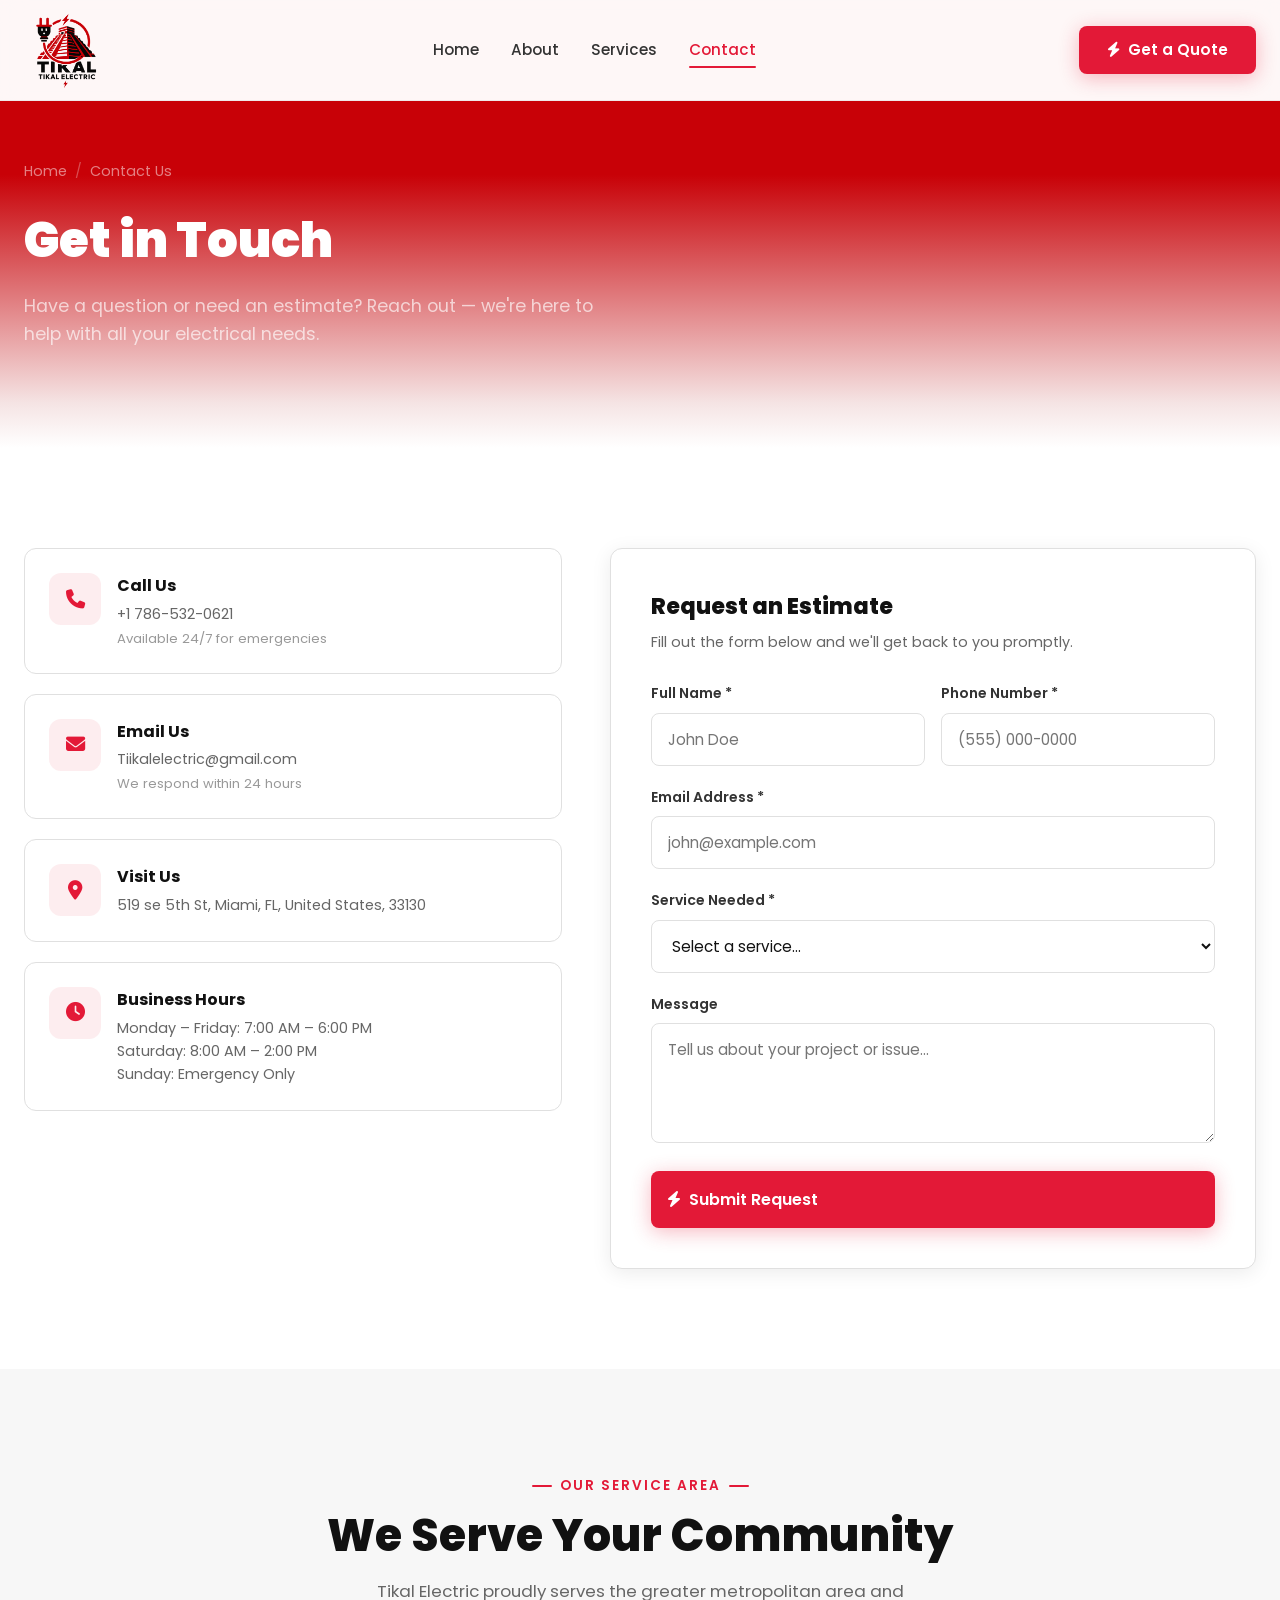
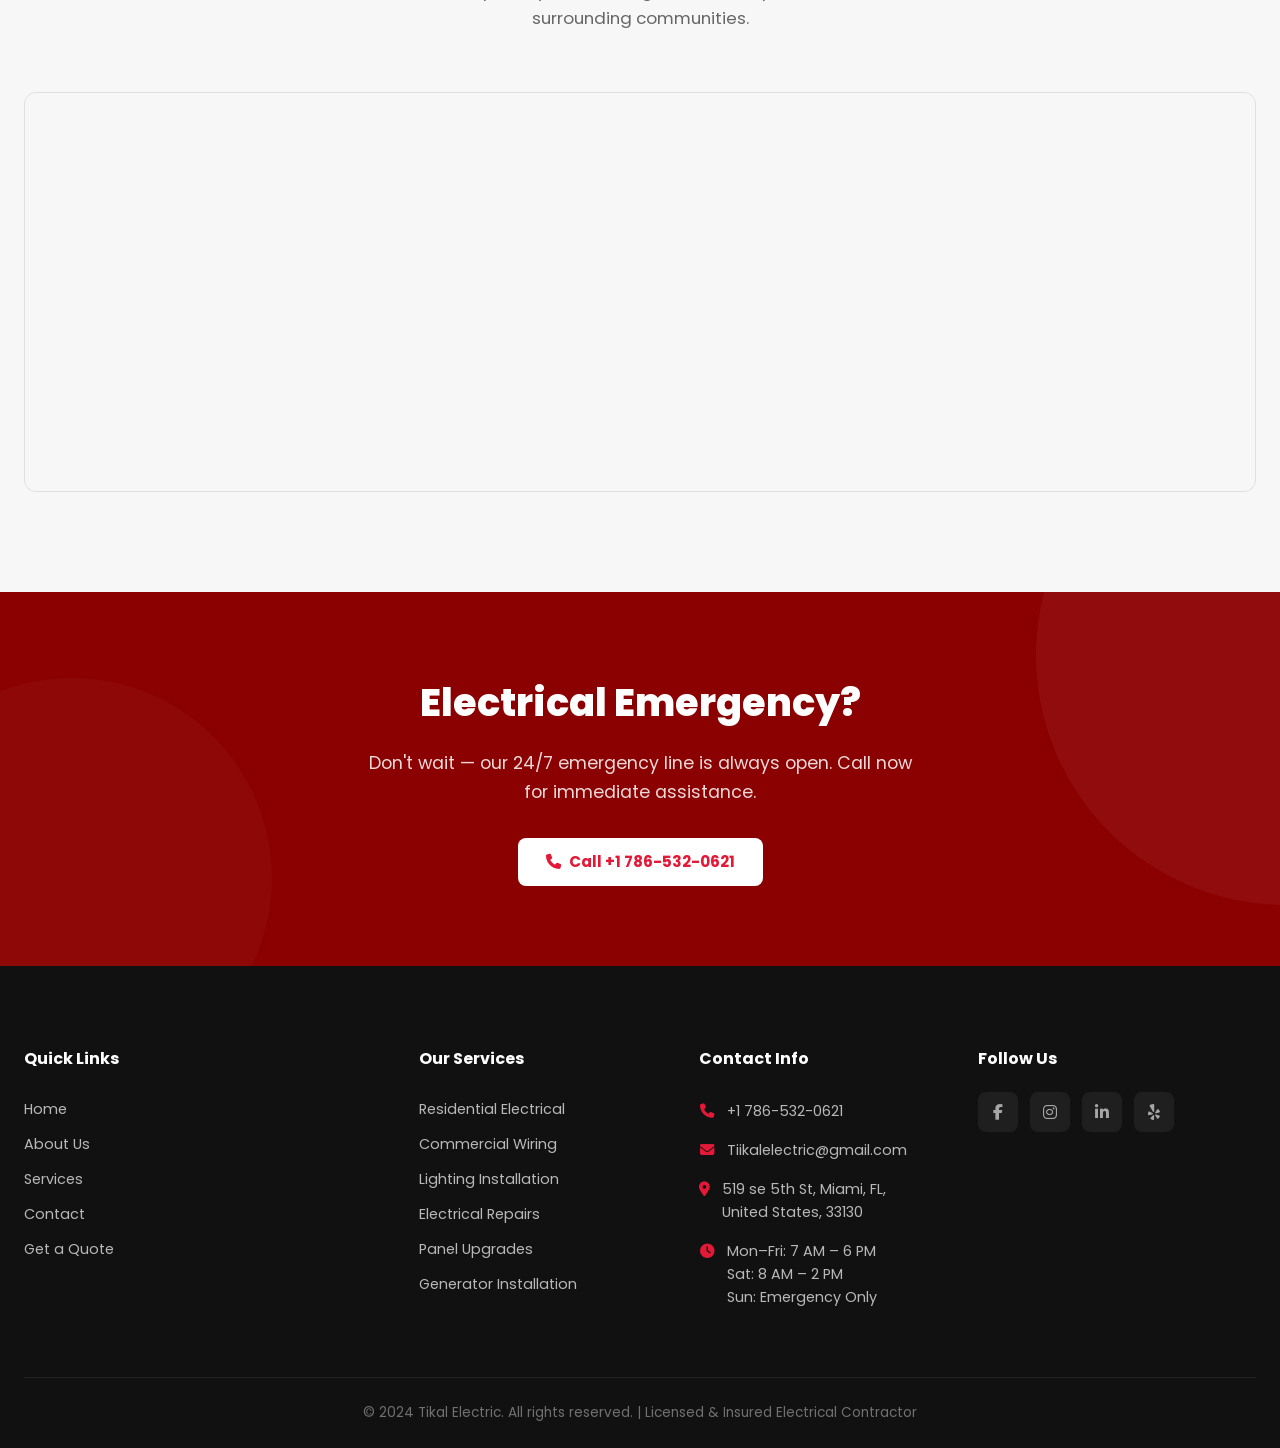
<file: contact.html>
<!DOCTYPE html>
<html lang="en">

<head>
    <meta charset="UTF-8">
    <meta name="viewport" content="width=device-width, initial-scale=1.0">
    <title>Contact Us — Tikal Electric</title>
    <link href="https://fonts.googleapis.com/css2?family=Poppins:wght@300;400;500;600;700;800;900&display=swap"
        rel="stylesheet">
    <link rel="stylesheet" href="https://cdnjs.cloudflare.com/ajax/libs/font-awesome/6.5.1/css/all.min.css">
    <link rel="stylesheet" href="style.css">
</head>

<body>

    <!-- Header -->
    <header class="header" id="header">
        <div class="header-inner">
            <a href="index.html" class="logo">
                <img src="logo.png" alt="Tikal Electric Logo">
            </a>
            <nav class="nav" id="nav">
                <a href="index.html">Home</a>
                <a href="about.html">About</a>
                <a href="services.html">Services</a>
                <a href="contact.html" class="active">Contact</a>
            </nav>
            <a href="contact.html" class="btn btn-primary">
                <i class="fa-solid fa-bolt"></i> Get a Quote
            </a>
            <div class="hamburger" id="hamburger" onclick="toggleMobile()">
                <span></span><span></span><span></span>
            </div>
        </div>
    </header>

    <!-- Mobile Menu -->
    <div class="mobile-menu" id="mobileMenu">
        <a href="index.html">Home</a>
        <a href="about.html">About</a>
        <a href="services.html">Services</a>
        <a href="contact.html">Contact</a>
        <a href="contact.html" class="btn btn-primary" style="margin-top:12px">
            <i class="fa-solid fa-bolt"></i> Get a Quote
        </a>
    </div>

    <!-- ==================== CONTACT PAGE ==================== -->
    <div class="page active" id="page-contact">

        <section class="sub-hero">
            <div class="sub-hero-content">
                <div class="breadcrumb"><a href="index.html">Home</a><span class="sep">/</span><span>Contact Us</span>
                </div>
                <h1>Get in Touch</h1>
                <p>Have a question or need an estimate? Reach out — we're here to help with all your electrical needs.
                </p>
            </div>
        </section>

        <section class="section">
            <div class="container">
                <div class="contact-grid">
                    <div class="contact-info-cards fade-up">
                        <div class="contact-info-card">
                            <div class="ci-icon"><i class="fa-solid fa-phone"></i></div>
                            <div>
                                <h3>Call Us</h3>
                                <p>+1 786-532-0621</p>
                                <p style="font-size:0.82rem;color:var(--gray-light);margin-top:2px">Available 24/7 for
                                    emergencies</p>
                            </div>
                        </div>
                        <div class="contact-info-card">
                            <div class="ci-icon"><i class="fa-solid fa-envelope"></i></div>
                            <div>
                                <h3>Email Us</h3>
                                <p>Tiikalelectric@gmail.com</p>
                                <p style="font-size:0.82rem;color:var(--gray-light);margin-top:2px">We respond within 24
                                    hours</p>
                            </div>
                        </div>
                        <div class="contact-info-card">
                            <div class="ci-icon"><i class="fa-solid fa-location-dot"></i></div>
                            <div>
                                <h3>Visit Us</h3>
                                <p>519 se 5th St, Miami, FL, United States, 33130</p>
                            </div>
                        </div>
                        <div class="contact-info-card">
                            <div class="ci-icon"><i class="fa-solid fa-clock"></i></div>
                            <div>
                                <h3>Business Hours</h3>
                                <p>Monday – Friday: 7:00 AM – 6:00 PM<br>Saturday: 8:00 AM – 2:00 PM<br>Sunday:
                                    Emergency Only</p>
                            </div>
                        </div>
                    </div>
                    <div class="contact-form fade-up" id="contactForm">
                        <h3 style="font-size:1.4rem;font-weight:800;margin-bottom:6px">Request an Estimate</h3>
                        <p style="font-size:0.9rem;color:var(--gray);margin-bottom:28px">Fill out the form below and
                            we'll get back to you promptly.</p>
                        <form onsubmit="handleSubmit(event)">
                            <div class="form-row">
                                <div class="form-group">
                                    <label for="name">Full Name *</label>
                                    <input type="text" id="name" placeholder="John Doe" required>
                                </div>
                                <div class="form-group">
                                    <label for="phone">Phone Number *</label>
                                    <input type="tel" id="phone" placeholder="(555) 000-0000" required>
                                </div>
                            </div>
                            <div class="form-group">
                                <label for="email">Email Address *</label>
                                <input type="email" id="email" placeholder="john@example.com" required>
                            </div>
                            <div class="form-group">
                                <label for="service">Service Needed *</label>
                                <select id="service" required>
                                    <option value="" disabled selected>Select a service...</option>
                                    <option value="residential">Residential Electrical</option>
                                    <option value="commercial">Commercial Wiring</option>
                                    <option value="lighting">Lighting Installation</option>
                                    <option value="repairs">Electrical Repairs</option>
                                    <option value="panel">Panel Upgrades</option>
                                    <option value="generator">Generator Installation</option>
                                    <option value="other">Other / Not Sure</option>
                                </select>
                            </div>
                            <div class="form-group">
                                <label for="message">Message</label>
                                <textarea id="message" placeholder="Tell us about your project or issue..."></textarea>
                            </div>
                            <button type="submit" class="btn btn-primary form-submit"><i class="fa-solid fa-bolt"></i>
                                Submit Request</button>
                        </form>
                    </div>
                </div>
            </div>
        </section>

        <section class="section section-light">
            <div class="container">
                <div class="section-header">
                    <div class="overline">Our Service Area</div>
                    <h2>We Serve Your Community</h2>
                    <p>Tikal Electric proudly serves the greater metropolitan area and surrounding communities.</p>
                </div>
                <div class="map-section">
                    <iframe
                        src="https://www.google.com/maps/embed?pb=!1m18!1m12!1m3!1d3592.8731232219275!2d-80.1344325!3d25.774753999999994!2m3!1f0!2f0!3f0!3m2!1i1024!2i768!4f13.1!3m3!1m2!1s0x88d9b4f2e1e8f7ff%3A0x2c2c27f5ce00201c!2s607%205th%20St%2C%20Miami%20Beach%2C%20FL%2033139%2C%20USA!5e0!3m2!1sen!2s!4v1778136207188!5m2!1sen!2s"
                        allowfullscreen loading="lazy" referrerpolicy="no-referrer-when-downgrade"></iframe>
                </div>
            </div>
        </section>

        <section class="cta-section">
            <h2>Electrical Emergency?</h2>
            <p>Don't wait — our 24/7 emergency line is always open. Call now for immediate assistance.</p>
            <a href="tel:17865320621" class="btn btn-white"><i class="fa-solid fa-phone"></i> Call +1 786-532-0621</a>
        </section>

    </div>

    <!-- ==================== FOOTER ==================== -->
    <footer class="footer" id="footer">
        <div class="footer-grid">
            <div>
                <h4>Quick Links</h4>
                <div class="footer-links">
                    <a href="index.html">Home</a>
                    <a href="about.html">About Us</a>
                    <a href="services.html">Services</a>
                    <a href="contact.html">Contact</a>
                    <a href="contact.html">Get a Quote</a>
                </div>
            </div>
            <div>
                <h4>Our Services</h4>
                <div class="footer-links">
                    <a href="residential-electrical.html">Residential Electrical</a>
                    <a href="commercial-wiring.html">Commercial Wiring</a>
                    <a href="lighting-installation.html">Lighting Installation</a>
                    <a href="electrical-repairs.html">Electrical Repairs</a>
                    <a href="panel-upgrades.html">Panel Upgrades</a>
                    <a href="generator-installation.html">Generator Installation</a>
                </div>
            </div>
            <div>
                <h4>Contact Info</h4>
                <ul class="footer-contact">
                    <li><i class="fa-solid fa-phone"></i><span>+1 786-532-0621</span></li>
                    <li><i class="fa-solid fa-envelope"></i><span>Tiikalelectric@gmail.com</span></li>
                    <li><i class="fa-solid fa-location-dot"></i><span>519 se 5th St, Miami, FL, United States,
                            33130</span></li>
                    <li><i class="fa-solid fa-clock"></i><span>Mon–Fri: 7 AM – 6 PM<br>Sat: 8 AM – 2 PM<br>Sun:
                            Emergency Only</span></li>
                </ul>
            </div>
            <div>
                <h4>Follow Us</h4>
                <div class="footer-social">
                    <a href="https://www.facebook.com/people/Tikal-Electric/61575265457797/#" target="_blank"
                        aria-label="Facebook"><i class="fa-brands fa-facebook-f"></i></a>
                    <a href="https://www.instagram.com/tikal_electric/" target="_blank" aria-label="Instagram"><i
                            class="fa-brands fa-instagram"></i></a>
                    <a href="#" aria-label="LinkedIn"><i class="fa-brands fa-linkedin-in"></i></a>
                    <a href="#" aria-label="Yelp"><i class="fa-brands fa-yelp"></i></a>
                </div>
            </div>
        </div>
        <div class="footer-bottom">
            <p>&copy; 2024 Tikal Electric. All rights reserved. | Licensed & Insured Electrical Contractor</p>
        </div>
    </footer>

    <!-- Toast Notification -->
    <div class="toast" id="toast">
        <i class="fa-solid fa-circle-check"></i>
        <span id="toastMsg">Message sent successfully!</span>
    </div>

    <script>
        // Mobile menu
        function toggleMobile() {
            document.getElementById('hamburger').classList.toggle('active');
            document.getElementById('mobileMenu').classList.toggle('open');
            document.body.style.overflow = document.getElementById('mobileMenu').classList.contains('open') ? 'hidden' : '';
        }

        // Header scroll effect
        window.addEventListener('scroll', () => {
            document.getElementById('header').classList.toggle('scrolled', window.scrollY > 20);
        });

        // Scroll animations
        function initAnimations() {
            const observer = new IntersectionObserver((entries) => {
                entries.forEach(entry => {
                    if (entry.isIntersecting) {
                        entry.target.classList.add('visible');
                    }
                });
            }, { threshold: 0.1, rootMargin: '0px 0px -40px 0px' });
            document.querySelectorAll('.fade-up:not(.visible)').forEach(el => observer.observe(el));
        }

        // Form submission
        function handleSubmit(e) {
            e.preventDefault();
            const name = document.getElementById('name').value.trim();
            const phone = document.getElementById('phone').value.trim();
            const email = document.getElementById('email').value.trim();
            const service = document.getElementById('service').value;
            const message = document.getElementById('message').value.trim();

            if (!name || !phone || !email || !service) {
                showToast('Please fill in all required fields.', false);
                return;
            }

            showToast('Thank you, ' + name + '! Your request has been submitted. We\'ll contact you shortly.');
            e.target.reset();
        }

        // Toast
        function showToast(msg, success = true) {
            const toast = document.getElementById('toast');
            const icon = toast.querySelector('i');
            document.getElementById('toastMsg').textContent = msg;
            icon.className = success ? 'fa-solid fa-circle-check' : 'fa-solid fa-circle-exclamation';
            icon.style.color = success ? 'var(--red)' : '#f59e0b';
            toast.classList.add('show');
            setTimeout(() => toast.classList.remove('show'), 4000);
        }

        // Init
        document.addEventListener('DOMContentLoaded', () => {
            initAnimations();
        });
    </script>
</body>

</html>
</file>
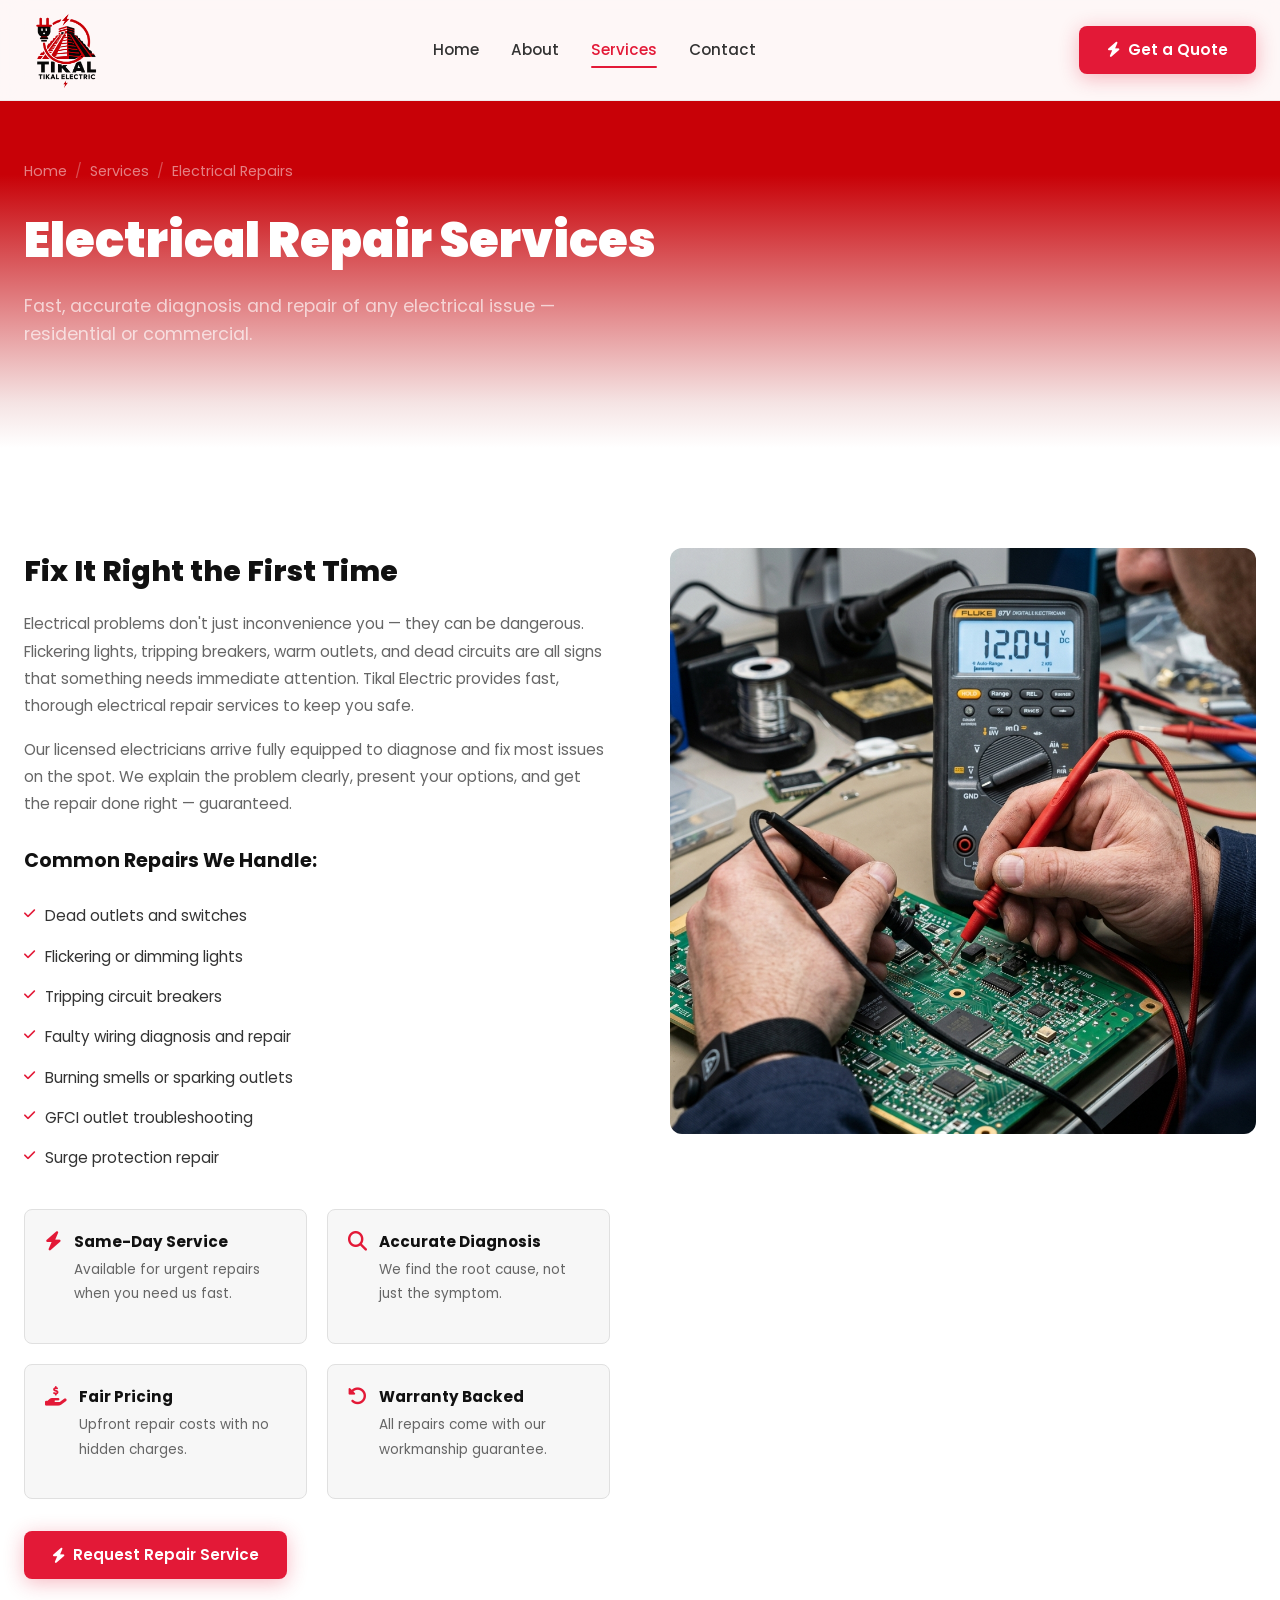
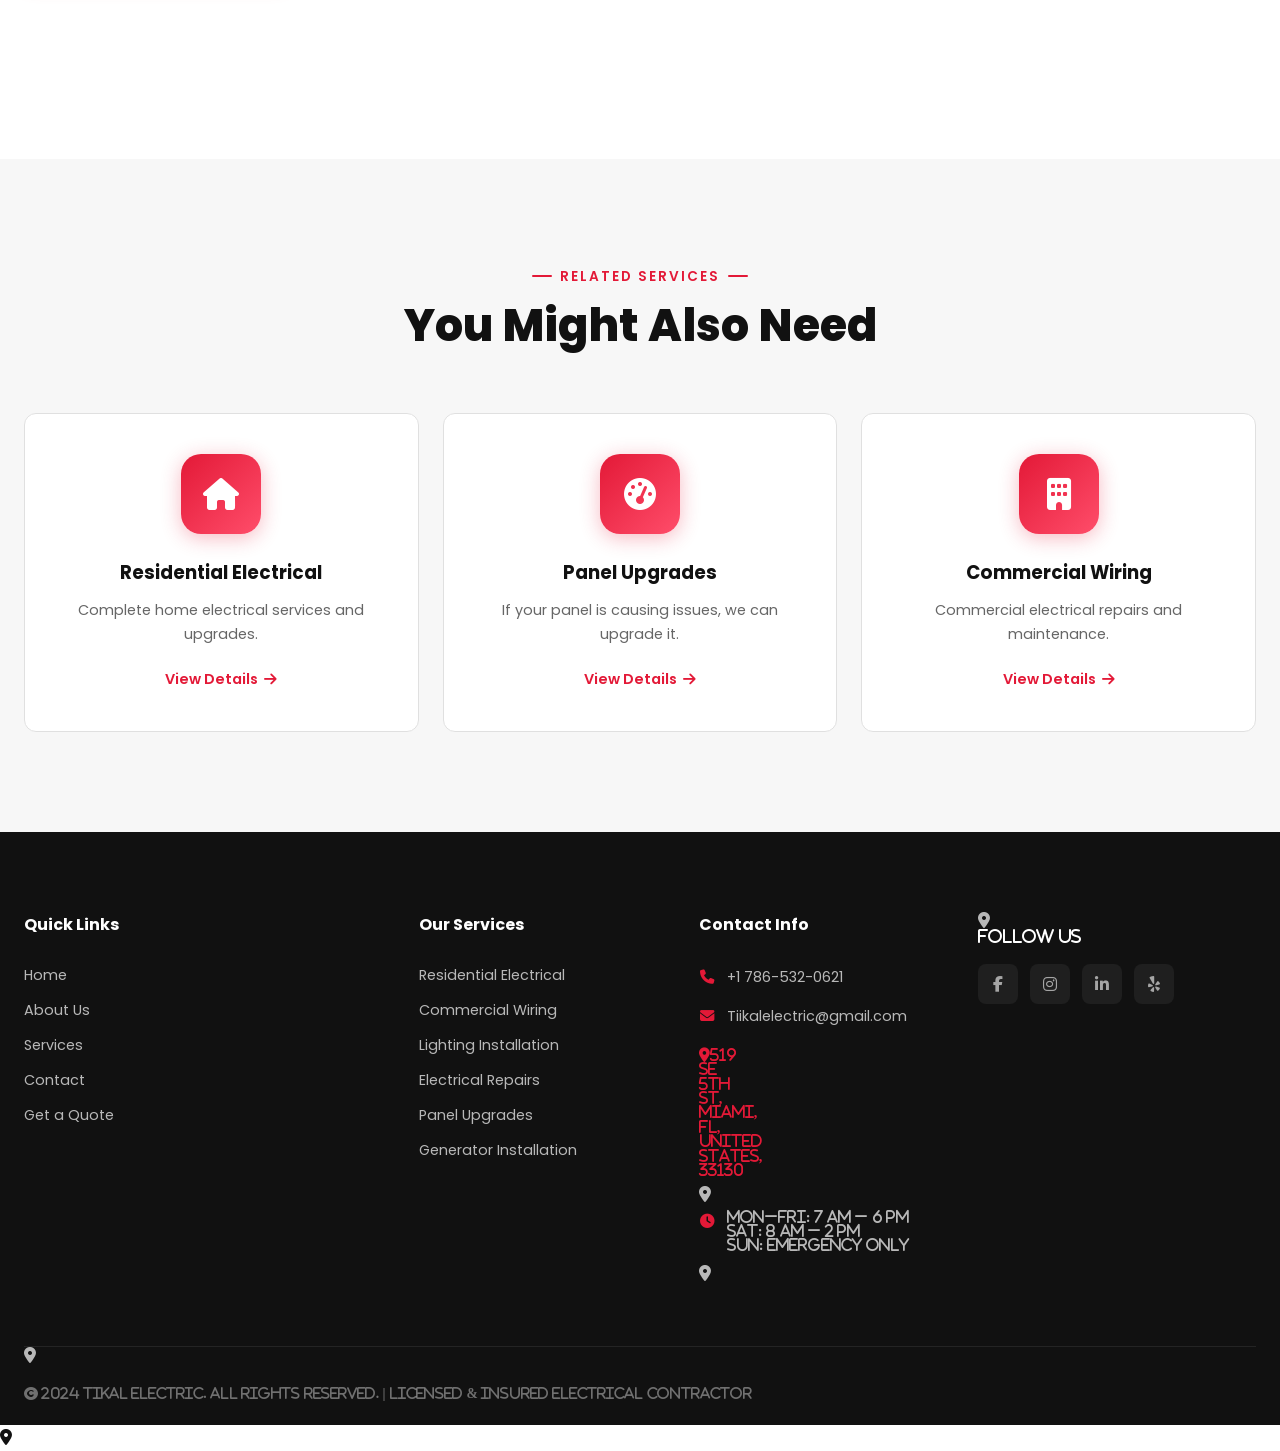
<file: electrical-repairs.html>
<!DOCTYPE html>
<html lang="en">
<head>
    <meta charset="UTF-8">
    <meta name="viewport" content="width=device-width, initial-scale=1.0">
    <title>Electrical Repair Services — Tikal Electric</title>
    <link href="https://fonts.googleapis.com/css2?family=Poppins:wght@300;400;500;600;700;800;900&display=swap" rel="stylesheet">
    <link rel="stylesheet" href="https://cdnjs.cloudflare.com/ajax/libs/font-awesome/6.5.1/css/all.min.css">
    <link rel="stylesheet" href="style.css">
</head>
<body>

<!-- Header -->
<header class="header" id="header">
    <div class="header-inner">
        <a href="index.html" class="logo">
            <img src="logo.png" alt="Tikal Electric Logo">
        </a>
        <nav class="nav" id="nav">
            <a href="index.html">Home</a>
            <a href="about.html">About</a>
            <a href="services.html" class="active">Services</a>
            <a href="contact.html">Contact</a>
        </nav>
        <a href="contact.html" class="btn btn-primary">
            <i class="fa-solid fa-bolt"></i> Get a Quote
        </a>
        <div class="hamburger" id="hamburger" onclick="toggleMobile()">
            <span></span><span></span><span></span>
        </div>
    </div>
</header>

<!-- Mobile Menu -->
<div class="mobile-menu" id="mobileMenu">
    <a href="index.html">Home</a>
    <a href="about.html">About</a>
    <a href="services.html">Services</a>
    <a href="contact.html">Contact</a>
    <a href="contact.html" class="btn btn-primary" style="margin-top:12px">
        <i class="fa-solid fa-bolt"></i> Get a Quote
    </a>
</div>

<!-- ==================== SERVICE SUB-PAGE ==================== -->
<div class="page active" id="page-service-repairs">
    <section class="sub-hero">
        <div class="sub-hero-content">
            <div class="breadcrumb"><a href="index.html">Home</a><span class="sep">/</span><a href="services.html">Services</a><span class="sep">/</span><span>Electrical Repairs</span></div>
            <h1>Electrical Repair Services</h1>
            <p>Fast, accurate diagnosis and repair of any electrical issue — residential or commercial.</p>
        </div>
    </section>
    <section class="section">
        <div class="container">
            <div class="sub-service-content">
                <div class="sub-service-text fade-up">
                    <h2>Fix It Right the First Time</h2>
                    <p>Electrical problems don't just inconvenience you — they can be dangerous. Flickering lights, tripping breakers, warm outlets, and dead circuits are all signs that something needs immediate attention. Tikal Electric provides fast, thorough electrical repair services to keep you safe.</p>
                    <p>Our licensed electricians arrive fully equipped to diagnose and fix most issues on the spot. We explain the problem clearly, present your options, and get the repair done right — guaranteed.</p>
                    <h3 style="margin-top:28px;font-size:1.2rem;font-weight:700">Common Repairs We Handle:</h3>
                    <ul>
                        <li><i class="fa-solid fa-check"></i> Dead outlets and switches</li>
                        <li><i class="fa-solid fa-check"></i> Flickering or dimming lights</li>
                        <li><i class="fa-solid fa-check"></i> Tripping circuit breakers</li>
                        <li><i class="fa-solid fa-check"></i> Faulty wiring diagnosis and repair</li>
                        <li><i class="fa-solid fa-check"></i> Burning smells or sparking outlets</li>
                        <li><i class="fa-solid fa-check"></i> GFCI outlet troubleshooting</li>
                        <li><i class="fa-solid fa-check"></i> Surge protection repair</li>
                    </ul>
                    <div class="benefits-grid">
                        <div class="benefit-item"><i class="fa-solid fa-bolt"></i><div><h4>Same-Day Service</h4><p>Available for urgent repairs when you need us fast.</p></div></div>
                        <div class="benefit-item"><i class="fa-solid fa-magnifying-glass"></i><div><h4>Accurate Diagnosis</h4><p>We find the root cause, not just the symptom.</p></div></div>
                        <div class="benefit-item"><i class="fa-solid fa-hand-holding-dollar"></i><div><h4>Fair Pricing</h4><p>Upfront repair costs with no hidden charges.</p></div></div>
                        <div class="benefit-item"><i class="fa-solid fa-rotate-left"></i><div><h4>Warranty Backed</h4><p>All repairs come with our workmanship guarantee.</p></div></div>
                    </div>
                    <a href="contact.html" class="btn btn-primary" style="margin-top:32px"><i class="fa-solid fa-bolt"></i> Request Repair Service</a>
                </div>
                <div class="sub-service-img fade-up">
                    <img src="repairs.png" alt="Electrical Repairs">
                </div>
            </div>
        </div>
    </section>
    <section class="section section-light">
        <div class="container">
            <div class="section-header"><div class="overline">Related Services</div><h2>You Might Also Need</h2></div>
            <div class="related-services">
                <a href="residential-electrical.html" class="service-icon-card fade-up"><div class="s-icon"><i class="fa-solid fa-house"></i></div><h3>Residential Electrical</h3><p>Complete home electrical services and upgrades.</p><span class="learn-more">View Details <i class="fa-solid fa-arrow-right"></i></span></a>
                <a href="panel-upgrades.html" class="service-icon-card fade-up"><div class="s-icon"><i class="fa-solid fa-gauge-high"></i></div><h3>Panel Upgrades</h3><p>If your panel is causing issues, we can upgrade it.</p><span class="learn-more">View Details <i class="fa-solid fa-arrow-right"></i></span></a>
                <a href="commercial-wiring.html" class="service-icon-card fade-up"><div class="s-icon"><i class="fa-solid fa-building"></i></div><h3>Commercial Wiring</h3><p>Commercial electrical repairs and maintenance.</p><span class="learn-more">View Details <i class="fa-solid fa-arrow-right"></i></span></a>
            </div>
        </div>
    </section>
</div>

<!-- ==================== FOOTER ==================== -->
<footer class="footer" id="footer">
    <div class="footer-grid">
        <div>
            <h4>Quick Links</h4>
            <div class="footer-links">
                <a href="index.html">Home</a>
                <a href="about.html">About Us</a>
                <a href="services.html">Services</a>
                <a href="contact.html">Contact</a>
                <a href="contact.html">Get a Quote</a>
            </div>
        </div>
        <div>
            <h4>Our Services</h4>
            <div class="footer-links">
                <a href="residential-electrical.html">Residential Electrical</a>
                <a href="commercial-wiring.html">Commercial Wiring</a>
                <a href="lighting-installation.html">Lighting Installation</a>
                <a href="electrical-repairs.html">Electrical Repairs</a>
                <a href="panel-upgrades.html">Panel Upgrades</a>
                <a href="generator-installation.html">Generator Installation</a>
            </div>
        </div>
        <div>
            <h4>Contact Info</h4>
            <ul class="footer-contact">
                <li><i class="fa-solid fa-phone"></i><span>+1 786-532-0621</span></li>
                <li><i class="fa-solid fa-envelope"></i><span>Tiikalelectric@gmail.com</span></li>
                <li><i class="fa-solid fa-location-dot"><span>519 se 5th St, Miami, FL, United States, 33130</span></li>
                <li><i class="fa-solid fa-clock"></i><span>Mon–Fri: 7 AM – 6 PM<br>Sat: 8 AM – 2 PM<br>Sun: Emergency Only</span></li>
            </ul>
        </div>
        <div>
            <h4>Follow Us</h4>
            <div class="footer-social">
                <a href="https://www.facebook.com/people/Tikal-Electric/61575265457797/#" target="_blank" aria-label="Facebook"><i class="fa-brands fa-facebook-f"></i></a>
                <a href="https://www.instagram.com/tikal_electric/" target="_blank" aria-label="Instagram"><i class="fa-brands fa-instagram"></i></a>
                <a href="#" aria-label="LinkedIn"><i class="fa-brands fa-linkedin-in"></i></a>
                <a href="#" aria-label="Yelp"><i class="fa-brands fa-yelp"></i></a>
            </div>
        </div>
    </div>
    <div class="footer-bottom">
        <p>&copy; 2024 Tikal Electric. All rights reserved. | Licensed & Insured Electrical Contractor</p>
    </div>
</footer>

<script>
// Mobile menu
function toggleMobile() {
  document.getElementById('hamburger').classList.toggle('active');
  document.getElementById('mobileMenu').classList.toggle('open');
  document.body.style.overflow = document.getElementById('mobileMenu').classList.contains('open') ? 'hidden' : '';
}

// Header scroll effect
window.addEventListener('scroll', () => {
  document.getElementById('header').classList.toggle('scrolled', window.scrollY > 20);
});

// Scroll animations
function initAnimations() {
  const observer = new IntersectionObserver((entries) => {
    entries.forEach(entry => {
      if (entry.isIntersecting) {
        entry.target.classList.add('visible');
      }
    });
  }, { threshold: 0.1, rootMargin: '0px 0px -40px 0px' });
  document.querySelectorAll('.fade-up:not(.visible)').forEach(el => observer.observe(el));
}

// Init
document.addEventListener('DOMContentLoaded', () => {
  initAnimations();
});
</script>
</body>
</html>
</file>
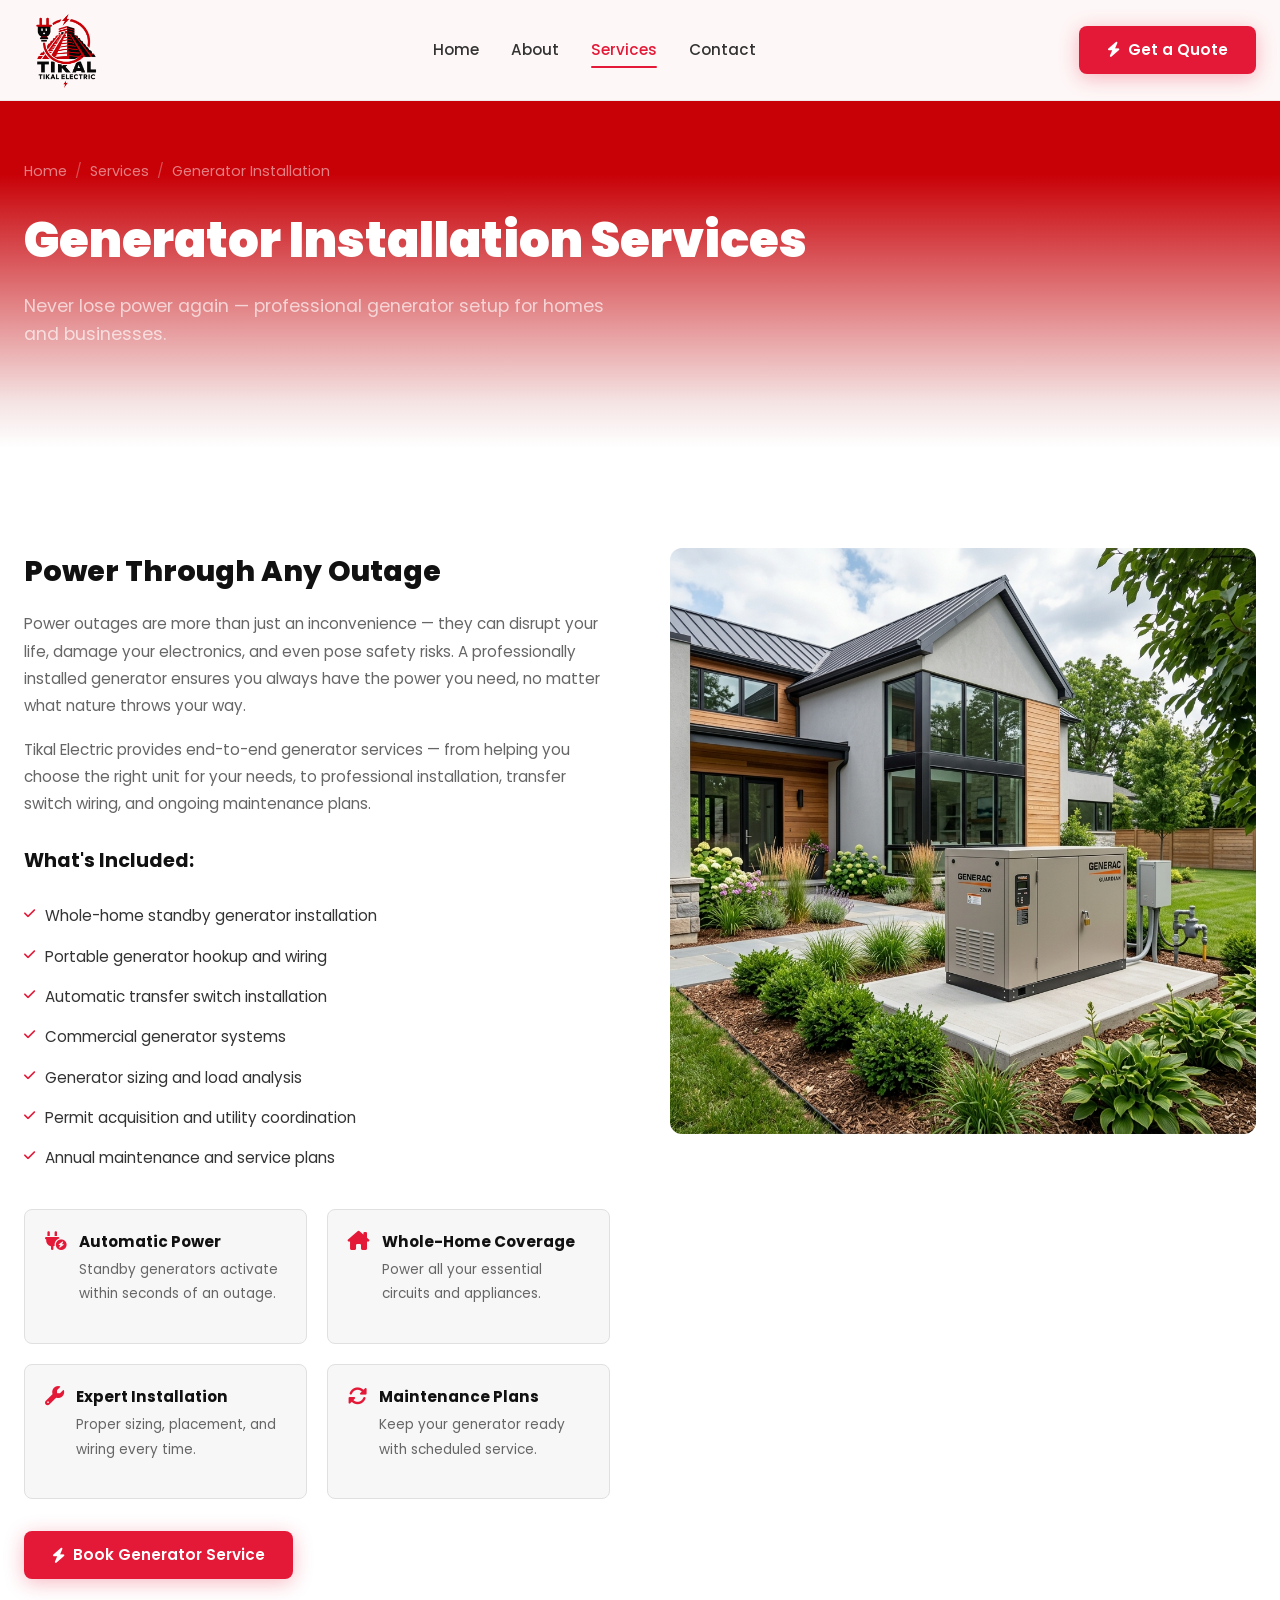
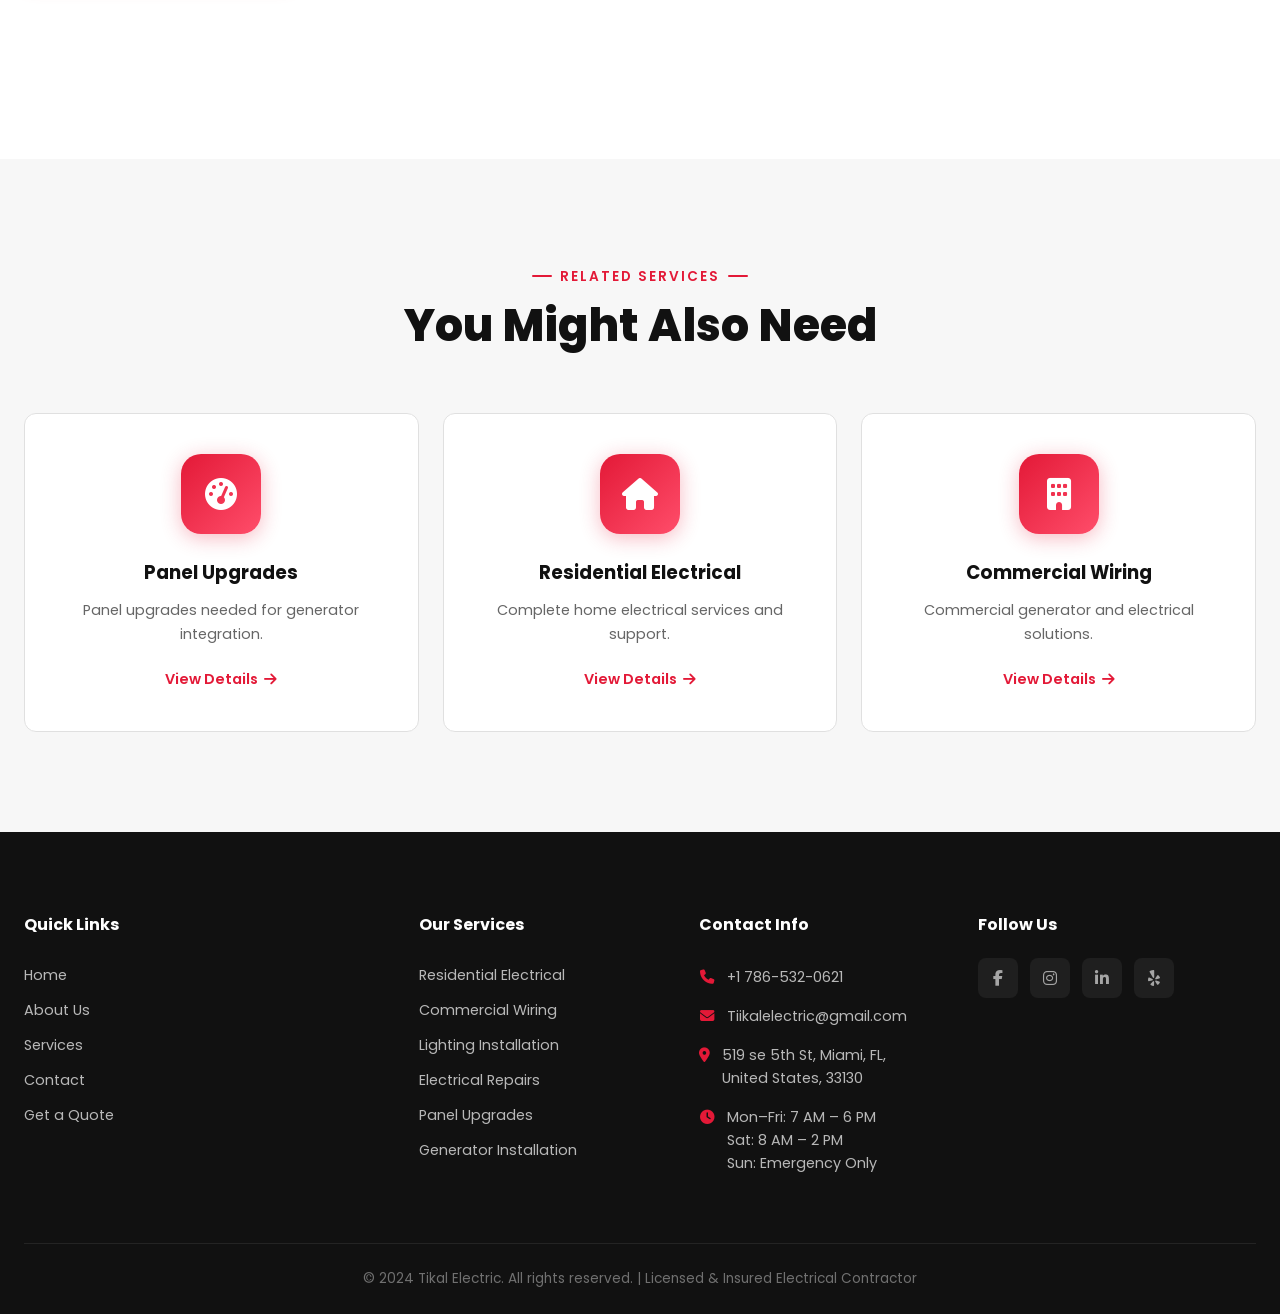
<file: generator-installation.html>
<!DOCTYPE html>
<html lang="en">
<head>
    <meta charset="UTF-8">
    <meta name="viewport" content="width=device-width, initial-scale=1.0">
    <title>Generator Installation Services — Tikal Electric</title>
    <link href="https://fonts.googleapis.com/css2?family=Poppins:wght@300;400;500;600;700;800;900&display=swap" rel="stylesheet">
    <link rel="stylesheet" href="https://cdnjs.cloudflare.com/ajax/libs/font-awesome/6.5.1/css/all.min.css">
    <link rel="stylesheet" href="style.css">
</head>
<body>

<!-- Header -->
<header class="header" id="header">
    <div class="header-inner">
        <a href="index.html" class="logo">
            <img src="logo.png" alt="Tikal Electric Logo">
        </a>
        <nav class="nav" id="nav">
            <a href="index.html">Home</a>
            <a href="about.html">About</a>
            <a href="services.html" class="active">Services</a>
            <a href="contact.html">Contact</a>
        </nav>
        <a href="contact.html" class="btn btn-primary">
            <i class="fa-solid fa-bolt"></i> Get a Quote
        </a>
        <div class="hamburger" id="hamburger" onclick="toggleMobile()">
            <span></span><span></span><span></span>
        </div>
    </div>
</header>

<!-- Mobile Menu -->
<div class="mobile-menu" id="mobileMenu">
    <a href="index.html">Home</a>
    <a href="about.html">About</a>
    <a href="services.html">Services</a>
    <a href="contact.html">Contact</a>
    <a href="contact.html" class="btn btn-primary" style="margin-top:12px">
        <i class="fa-solid fa-bolt"></i> Get a Quote
    </a>
</div>

<!-- ==================== SERVICE SUB-PAGE ==================== -->
<div class="page active" id="page-service-generator">
    <section class="sub-hero">
        <div class="sub-hero-content">
            <div class="breadcrumb"><a href="index.html">Home</a><span class="sep">/</span><a href="services.html">Services</a><span class="sep">/</span><span>Generator Installation</span></div>
            <h1>Generator Installation Services</h1>
            <p>Never lose power again — professional generator setup for homes and businesses.</p>
        </div>
    </section>
    <section class="section">
        <div class="container">
            <div class="sub-service-content">
                <div class="sub-service-text fade-up">
                    <h2>Power Through Any Outage</h2>
                    <p>Power outages are more than just an inconvenience — they can disrupt your life, damage your electronics, and even pose safety risks. A professionally installed generator ensures you always have the power you need, no matter what nature throws your way.</p>
                    <p>Tikal Electric provides end-to-end generator services — from helping you choose the right unit for your needs, to professional installation, transfer switch wiring, and ongoing maintenance plans.</p>
                    <h3 style="margin-top:28px;font-size:1.2rem;font-weight:700">What's Included:</h3>
                    <ul>
                        <li><i class="fa-solid fa-check"></i> Whole-home standby generator installation</li>
                        <li><i class="fa-solid fa-check"></i> Portable generator hookup and wiring</li>
                        <li><i class="fa-solid fa-check"></i> Automatic transfer switch installation</li>
                        <li><i class="fa-solid fa-check"></i> Commercial generator systems</li>
                        <li><i class="fa-solid fa-check"></i> Generator sizing and load analysis</li>
                        <li><i class="fa-solid fa-check"></i> Permit acquisition and utility coordination</li>
                        <li><i class="fa-solid fa-check"></i> Annual maintenance and service plans</li>
                    </ul>
                    <div class="benefits-grid">
                        <div class="benefit-item"><i class="fa-solid fa-plug-circle-bolt"></i><div><h4>Automatic Power</h4><p>Standby generators activate within seconds of an outage.</p></div></div>
                        <div class="benefit-item"><i class="fa-solid fa-house-chimney"></i><div><h4>Whole-Home Coverage</h4><p>Power all your essential circuits and appliances.</p></div></div>
                        <div class="benefit-item"><i class="fa-solid fa-wrench"></i><div><h4>Expert Installation</h4><p>Proper sizing, placement, and wiring every time.</p></div></div>
                        <div class="benefit-item"><i class="fa-solid fa-rotate"></i><div><h4>Maintenance Plans</h4><p>Keep your generator ready with scheduled service.</p></div></div>
                    </div>
                    <a href="contact.html" class="btn btn-primary" style="margin-top:32px"><i class="fa-solid fa-bolt"></i> Book Generator Service</a>
                </div>
                <div class="sub-service-img fade-up">
                    <img src="generator.png" alt="Generator Installation">
                </div>
            </div>
        </div>
    </section>
    <section class="section section-light">
        <div class="container">
            <div class="section-header"><div class="overline">Related Services</div><h2>You Might Also Need</h2></div>
            <div class="related-services">
                <a href="panel-upgrades.html" class="service-icon-card fade-up"><div class="s-icon"><i class="fa-solid fa-gauge-high"></i></div><h3>Panel Upgrades</h3><p>Panel upgrades needed for generator integration.</p><span class="learn-more">View Details <i class="fa-solid fa-arrow-right"></i></span></a>
                <a href="residential-electrical.html" class="service-icon-card fade-up"><div class="s-icon"><i class="fa-solid fa-house"></i></div><h3>Residential Electrical</h3><p>Complete home electrical services and support.</p><span class="learn-more">View Details <i class="fa-solid fa-arrow-right"></i></span></a>
                <a href="commercial-wiring.html" class="service-icon-card fade-up"><div class="s-icon"><i class="fa-solid fa-building"></i></div><h3>Commercial Wiring</h3><p>Commercial generator and electrical solutions.</p><span class="learn-more">View Details <i class="fa-solid fa-arrow-right"></i></span></a>
            </div>
        </div>
    </section>
</div>

<!-- ==================== FOOTER ==================== -->
<footer class="footer" id="footer">
    <div class="footer-grid">
        <div>
            <h4>Quick Links</h4>
            <div class="footer-links">
                <a href="index.html">Home</a>
                <a href="about.html">About Us</a>
                <a href="services.html">Services</a>
                <a href="contact.html">Contact</a>
                <a href="contact.html">Get a Quote</a>
            </div>
        </div>
        <div>
            <h4>Our Services</h4>
            <div class="footer-links">
                <a href="residential-electrical.html">Residential Electrical</a>
                <a href="commercial-wiring.html">Commercial Wiring</a>
                <a href="lighting-installation.html">Lighting Installation</a>
                <a href="electrical-repairs.html">Electrical Repairs</a>
                <a href="panel-upgrades.html">Panel Upgrades</a>
                <a href="generator-installation.html">Generator Installation</a>
            </div>
        </div>
        <div>
            <h4>Contact Info</h4>
            <ul class="footer-contact">
                <li><i class="fa-solid fa-phone"></i><span>+1 786-532-0621</span></li>
                <li><i class="fa-solid fa-envelope"></i><span>Tiikalelectric@gmail.com</span></li>
                <li><i class="fa-solid fa-location-dot"></i><span>519 se 5th St, Miami, FL, United States, 33130</span></li>
                <li><i class="fa-solid fa-clock"></i><span>Mon–Fri: 7 AM – 6 PM<br>Sat: 8 AM – 2 PM<br>Sun: Emergency Only</span></li>
            </ul>
        </div>
        <div>
            <h4>Follow Us</h4>
            <div class="footer-social">
                <a href="https://www.facebook.com/people/Tikal-Electric/61575265457797/#" target="_blank" aria-label="Facebook"><i class="fa-brands fa-facebook-f"></i></a>
                <a href="https://www.instagram.com/tikal_electric/" target="_blank" aria-label="Instagram"><i class="fa-brands fa-instagram"></i></a>
                <a href="#" aria-label="LinkedIn"><i class="fa-brands fa-linkedin-in"></i></a>
                <a href="#" aria-label="Yelp"><i class="fa-brands fa-yelp"></i></a>
            </div>
        </div>
    </div>
    <div class="footer-bottom">
        <p>&copy; 2024 Tikal Electric. All rights reserved. | Licensed & Insured Electrical Contractor</p>
    </div>
</footer>

<script>
// Mobile menu
function toggleMobile() {
  document.getElementById('hamburger').classList.toggle('active');
  document.getElementById('mobileMenu').classList.toggle('open');
  document.body.style.overflow = document.getElementById('mobileMenu').classList.contains('open') ? 'hidden' : '';
}

// Header scroll effect
window.addEventListener('scroll', () => {
  document.getElementById('header').classList.toggle('scrolled', window.scrollY > 20);
});

// Scroll animations
function initAnimations() {
  const observer = new IntersectionObserver((entries) => {
    entries.forEach(entry => {
      if (entry.isIntersecting) {
        entry.target.classList.add('visible');
      }
    });
  }, { threshold: 0.1, rootMargin: '0px 0px -40px 0px' });
  document.querySelectorAll('.fade-up:not(.visible)').forEach(el => observer.observe(el));
}

// Init
document.addEventListener('DOMContentLoaded', () => {
  initAnimations();
});
</script>
</body>
</html>
</file>
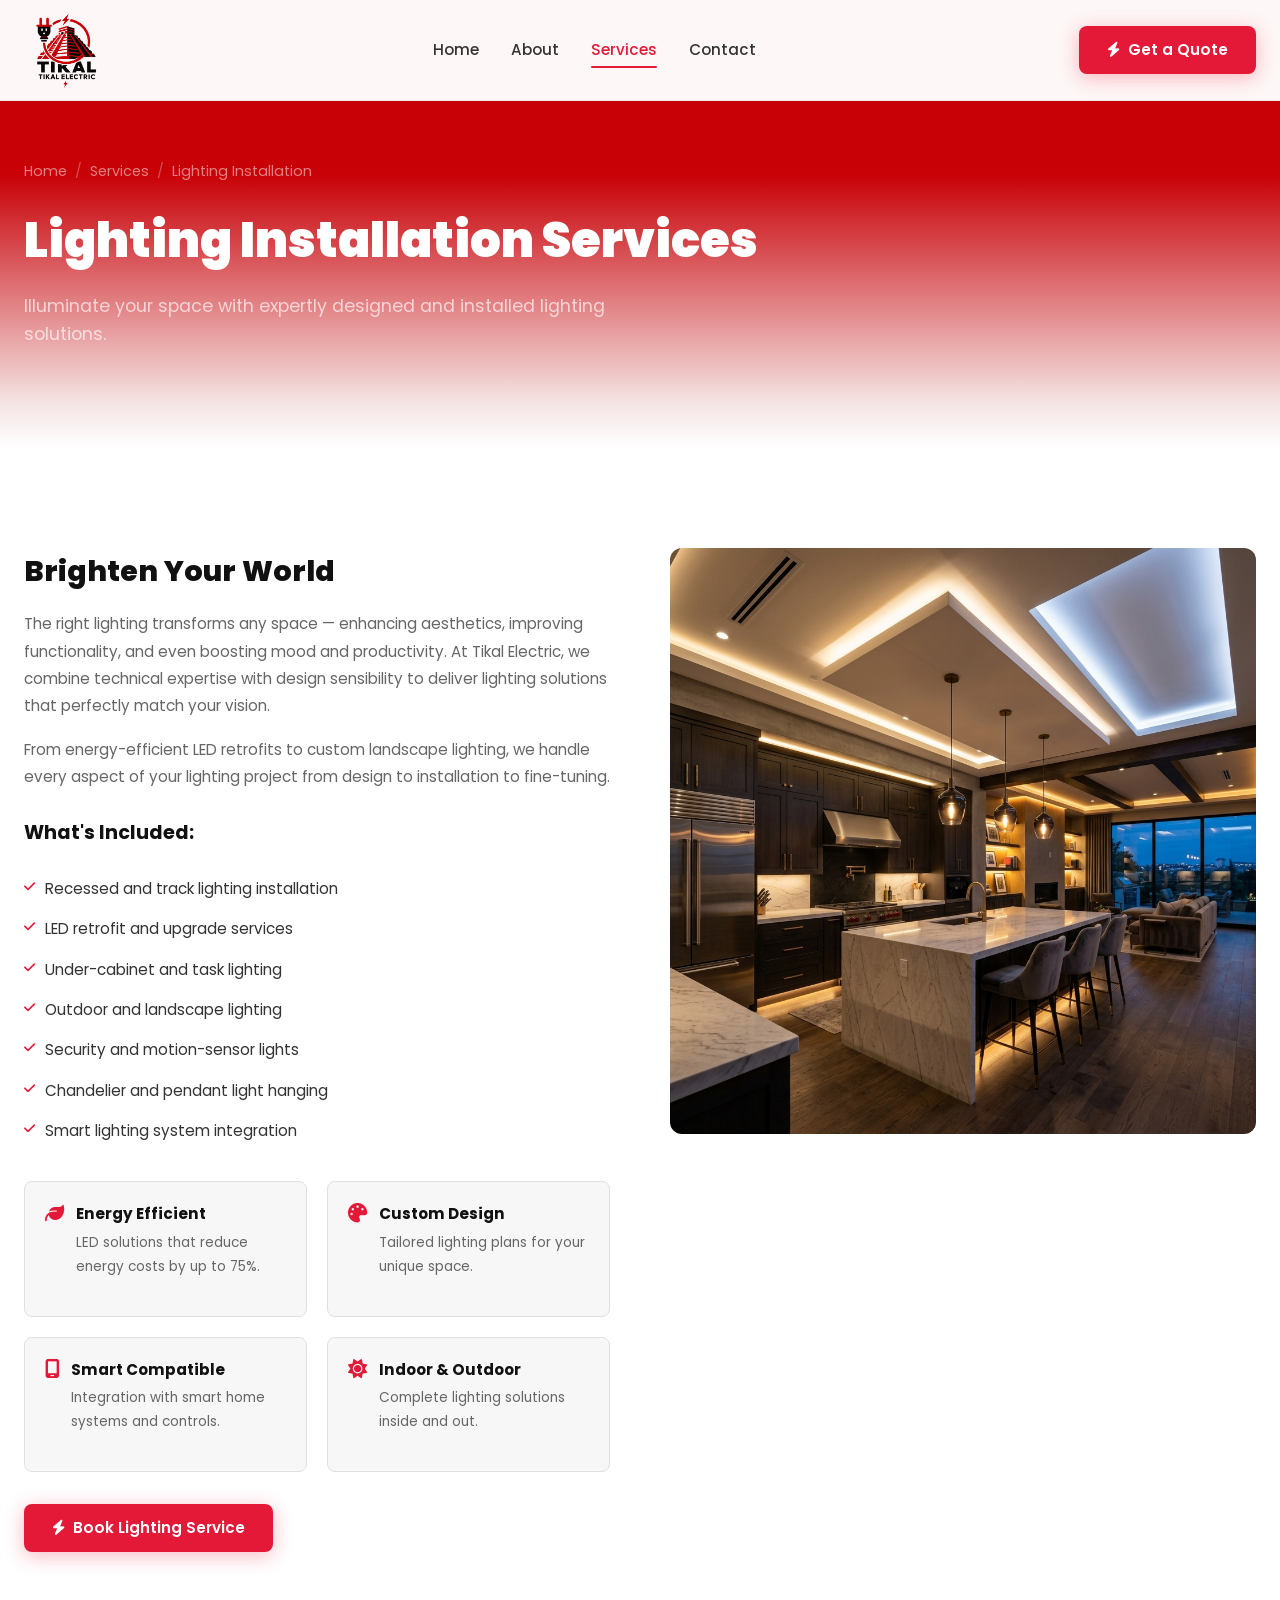
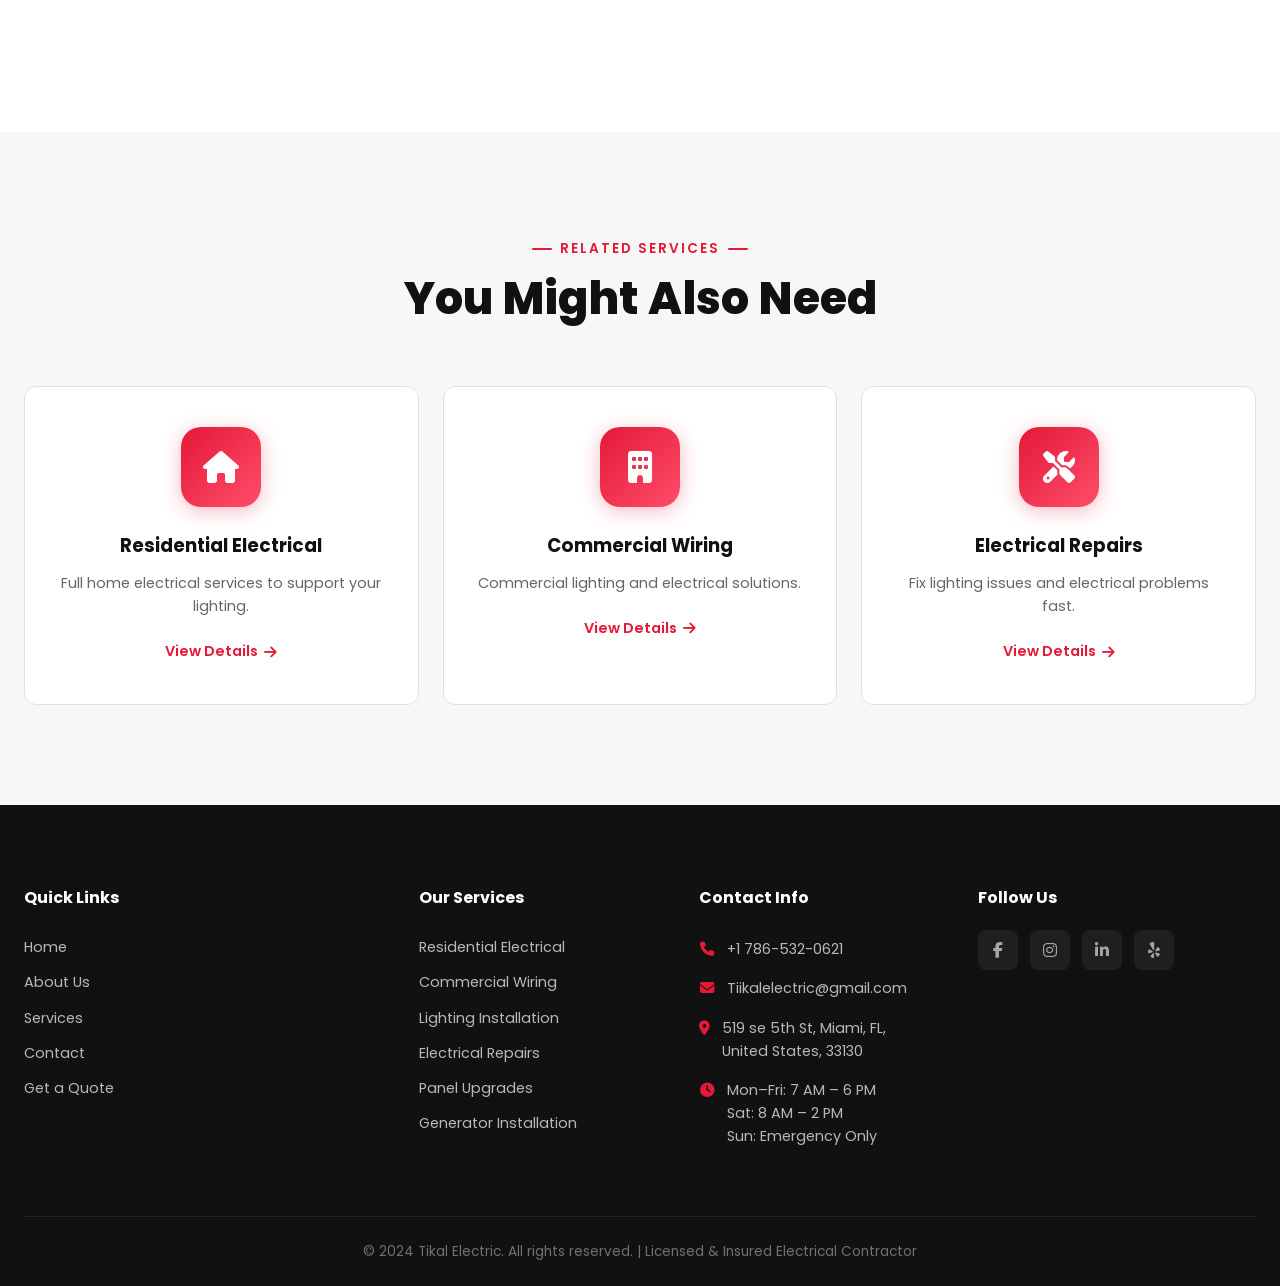
<file: lighting-installation.html>
<!DOCTYPE html>
<html lang="en">
<head>
    <meta charset="UTF-8">
    <meta name="viewport" content="width=device-width, initial-scale=1.0">
    <title>Lighting Installation Services — Tikal Electric</title>
    <link href="https://fonts.googleapis.com/css2?family=Poppins:wght@300;400;500;600;700;800;900&display=swap" rel="stylesheet">
    <link rel="stylesheet" href="https://cdnjs.cloudflare.com/ajax/libs/font-awesome/6.5.1/css/all.min.css">
    <link rel="stylesheet" href="style.css">
</head>
<body>

<!-- Header -->
<header class="header" id="header">
    <div class="header-inner">
        <a href="index.html" class="logo">
            <img src="logo.png" alt="Tikal Electric Logo">
        </a>
        <nav class="nav" id="nav">
            <a href="index.html">Home</a>
            <a href="about.html">About</a>
            <a href="services.html" class="active">Services</a>
            <a href="contact.html">Contact</a>
        </nav>
        <a href="contact.html" class="btn btn-primary">
            <i class="fa-solid fa-bolt"></i> Get a Quote
        </a>
        <div class="hamburger" id="hamburger" onclick="toggleMobile()">
            <span></span><span></span><span></span>
        </div>
    </div>
</header>

<!-- Mobile Menu -->
<div class="mobile-menu" id="mobileMenu">
    <a href="index.html">Home</a>
    <a href="about.html">About</a>
    <a href="services.html">Services</a>
    <a href="contact.html">Contact</a>
    <a href="contact.html" class="btn btn-primary" style="margin-top:12px">
        <i class="fa-solid fa-bolt"></i> Get a Quote
    </a>
</div>

<!-- ==================== SERVICE SUB-PAGE ==================== -->
<div class="page active" id="page-service-lighting">
    <section class="sub-hero">
        <div class="sub-hero-content">
            <div class="breadcrumb"><a href="index.html">Home</a><span class="sep">/</span><a href="services.html">Services</a><span class="sep">/</span><span>Lighting Installation</span></div>
            <h1>Lighting Installation Services</h1>
            <p>Illuminate your space with expertly designed and installed lighting solutions.</p>
        </div>
    </section>
    <section class="section">
        <div class="container">
            <div class="sub-service-content">
                <div class="sub-service-text fade-up">
                    <h2>Brighten Your World</h2>
                    <p>The right lighting transforms any space — enhancing aesthetics, improving functionality, and even boosting mood and productivity. At Tikal Electric, we combine technical expertise with design sensibility to deliver lighting solutions that perfectly match your vision.</p>
                    <p>From energy-efficient LED retrofits to custom landscape lighting, we handle every aspect of your lighting project from design to installation to fine-tuning.</p>
                    <h3 style="margin-top:28px;font-size:1.2rem;font-weight:700">What's Included:</h3>
                    <ul>
                        <li><i class="fa-solid fa-check"></i> Recessed and track lighting installation</li>
                        <li><i class="fa-solid fa-check"></i> LED retrofit and upgrade services</li>
                        <li><i class="fa-solid fa-check"></i> Under-cabinet and task lighting</li>
                        <li><i class="fa-solid fa-check"></i> Outdoor and landscape lighting</li>
                        <li><i class="fa-solid fa-check"></i> Security and motion-sensor lights</li>
                        <li><i class="fa-solid fa-check"></i> Chandelier and pendant light hanging</li>
                        <li><i class="fa-solid fa-check"></i> Smart lighting system integration</li>
                    </ul>
                    <div class="benefits-grid">
                        <div class="benefit-item"><i class="fa-solid fa-leaf"></i><div><h4>Energy Efficient</h4><p>LED solutions that reduce energy costs by up to 75%.</p></div></div>
                        <div class="benefit-item"><i class="fa-solid fa-palette"></i><div><h4>Custom Design</h4><p>Tailored lighting plans for your unique space.</p></div></div>
                        <div class="benefit-item"><i class="fa-solid fa-mobile-screen"></i><div><h4>Smart Compatible</h4><p>Integration with smart home systems and controls.</p></div></div>
                        <div class="benefit-item"><i class="fa-solid fa-sun"></i><div><h4>Indoor & Outdoor</h4><p>Complete lighting solutions inside and out.</p></div></div>
                    </div>
                    <a href="contact.html" class="btn btn-primary" style="margin-top:32px"><i class="fa-solid fa-bolt"></i> Book Lighting Service</a>
                </div>
                <div class="sub-service-img fade-up">
                    <img src="lighting.png" alt="Lighting Installation">
                </div>
            </div>
        </div>
    </section>
    <section class="section section-light">
        <div class="container">
            <div class="section-header"><div class="overline">Related Services</div><h2>You Might Also Need</h2></div>
            <div class="related-services">
                <a href="residential-electrical.html" class="service-icon-card fade-up"><div class="s-icon"><i class="fa-solid fa-house"></i></div><h3>Residential Electrical</h3><p>Full home electrical services to support your lighting.</p><span class="learn-more">View Details <i class="fa-solid fa-arrow-right"></i></span></a>
                <a href="commercial-wiring.html" class="service-icon-card fade-up"><div class="s-icon"><i class="fa-solid fa-building"></i></div><h3>Commercial Wiring</h3><p>Commercial lighting and electrical solutions.</p><span class="learn-more">View Details <i class="fa-solid fa-arrow-right"></i></span></a>
                <a href="electrical-repairs.html" class="service-icon-card fade-up"><div class="s-icon"><i class="fa-solid fa-screwdriver-wrench"></i></div><h3>Electrical Repairs</h3><p>Fix lighting issues and electrical problems fast.</p><span class="learn-more">View Details <i class="fa-solid fa-arrow-right"></i></span></a>
            </div>
        </div>
    </section>
</div>

<!-- ==================== FOOTER ==================== -->
<footer class="footer" id="footer">
    <div class="footer-grid">
        <div>
            <h4>Quick Links</h4>
            <div class="footer-links">
                <a href="index.html">Home</a>
                <a href="about.html">About Us</a>
                <a href="services.html">Services</a>
                <a href="contact.html">Contact</a>
                <a href="contact.html">Get a Quote</a>
            </div>
        </div>
        <div>
            <h4>Our Services</h4>
            <div class="footer-links">
                <a href="residential-electrical.html">Residential Electrical</a>
                <a href="commercial-wiring.html">Commercial Wiring</a>
                <a href="lighting-installation.html">Lighting Installation</a>
                <a href="electrical-repairs.html">Electrical Repairs</a>
                <a href="panel-upgrades.html">Panel Upgrades</a>
                <a href="generator-installation.html">Generator Installation</a>
            </div>
        </div>
        <div>
            <h4>Contact Info</h4>
            <ul class="footer-contact">
                <li><i class="fa-solid fa-phone"></i><span>+1 786-532-0621</span></li>
                <li><i class="fa-solid fa-envelope"></i><span>Tiikalelectric@gmail.com</span></li>
                <li><i class="fa-solid fa-location-dot"></i><span>519 se 5th St, Miami, FL, United States, 33130</span></li>
                <li><i class="fa-solid fa-clock"></i><span>Mon–Fri: 7 AM – 6 PM<br>Sat: 8 AM – 2 PM<br>Sun: Emergency Only</span></li>
            </ul>
        </div>
        <div>
            <h4>Follow Us</h4>
            <div class="footer-social">
                <a href="https://www.facebook.com/people/Tikal-Electric/61575265457797/#" target="_blank" aria-label="Facebook"><i class="fa-brands fa-facebook-f"></i></a>
                <a href="https://www.instagram.com/tikal_electric/" target="_blank" aria-label="Instagram"><i class="fa-brands fa-instagram"></i></a>
                <a href="#" aria-label="LinkedIn"><i class="fa-brands fa-linkedin-in"></i></a>
                <a href="#" aria-label="Yelp"><i class="fa-brands fa-yelp"></i></a>
            </div>
        </div>
    </div>
    <div class="footer-bottom">
        <p>&copy; 2024 Tikal Electric. All rights reserved. | Licensed & Insured Electrical Contractor</p>
    </div>
</footer>

<script>
// Mobile menu
function toggleMobile() {
  document.getElementById('hamburger').classList.toggle('active');
  document.getElementById('mobileMenu').classList.toggle('open');
  document.body.style.overflow = document.getElementById('mobileMenu').classList.contains('open') ? 'hidden' : '';
}

// Header scroll effect
window.addEventListener('scroll', () => {
  document.getElementById('header').classList.toggle('scrolled', window.scrollY > 20);
});

// Scroll animations
function initAnimations() {
  const observer = new IntersectionObserver((entries) => {
    entries.forEach(entry => {
      if (entry.isIntersecting) {
        entry.target.classList.add('visible');
      }
    });
  }, { threshold: 0.1, rootMargin: '0px 0px -40px 0px' });
  document.querySelectorAll('.fade-up:not(.visible)').forEach(el => observer.observe(el));
}

// Init
document.addEventListener('DOMContentLoaded', () => {
  initAnimations();
});
</script>
</body>
</html>
</file>
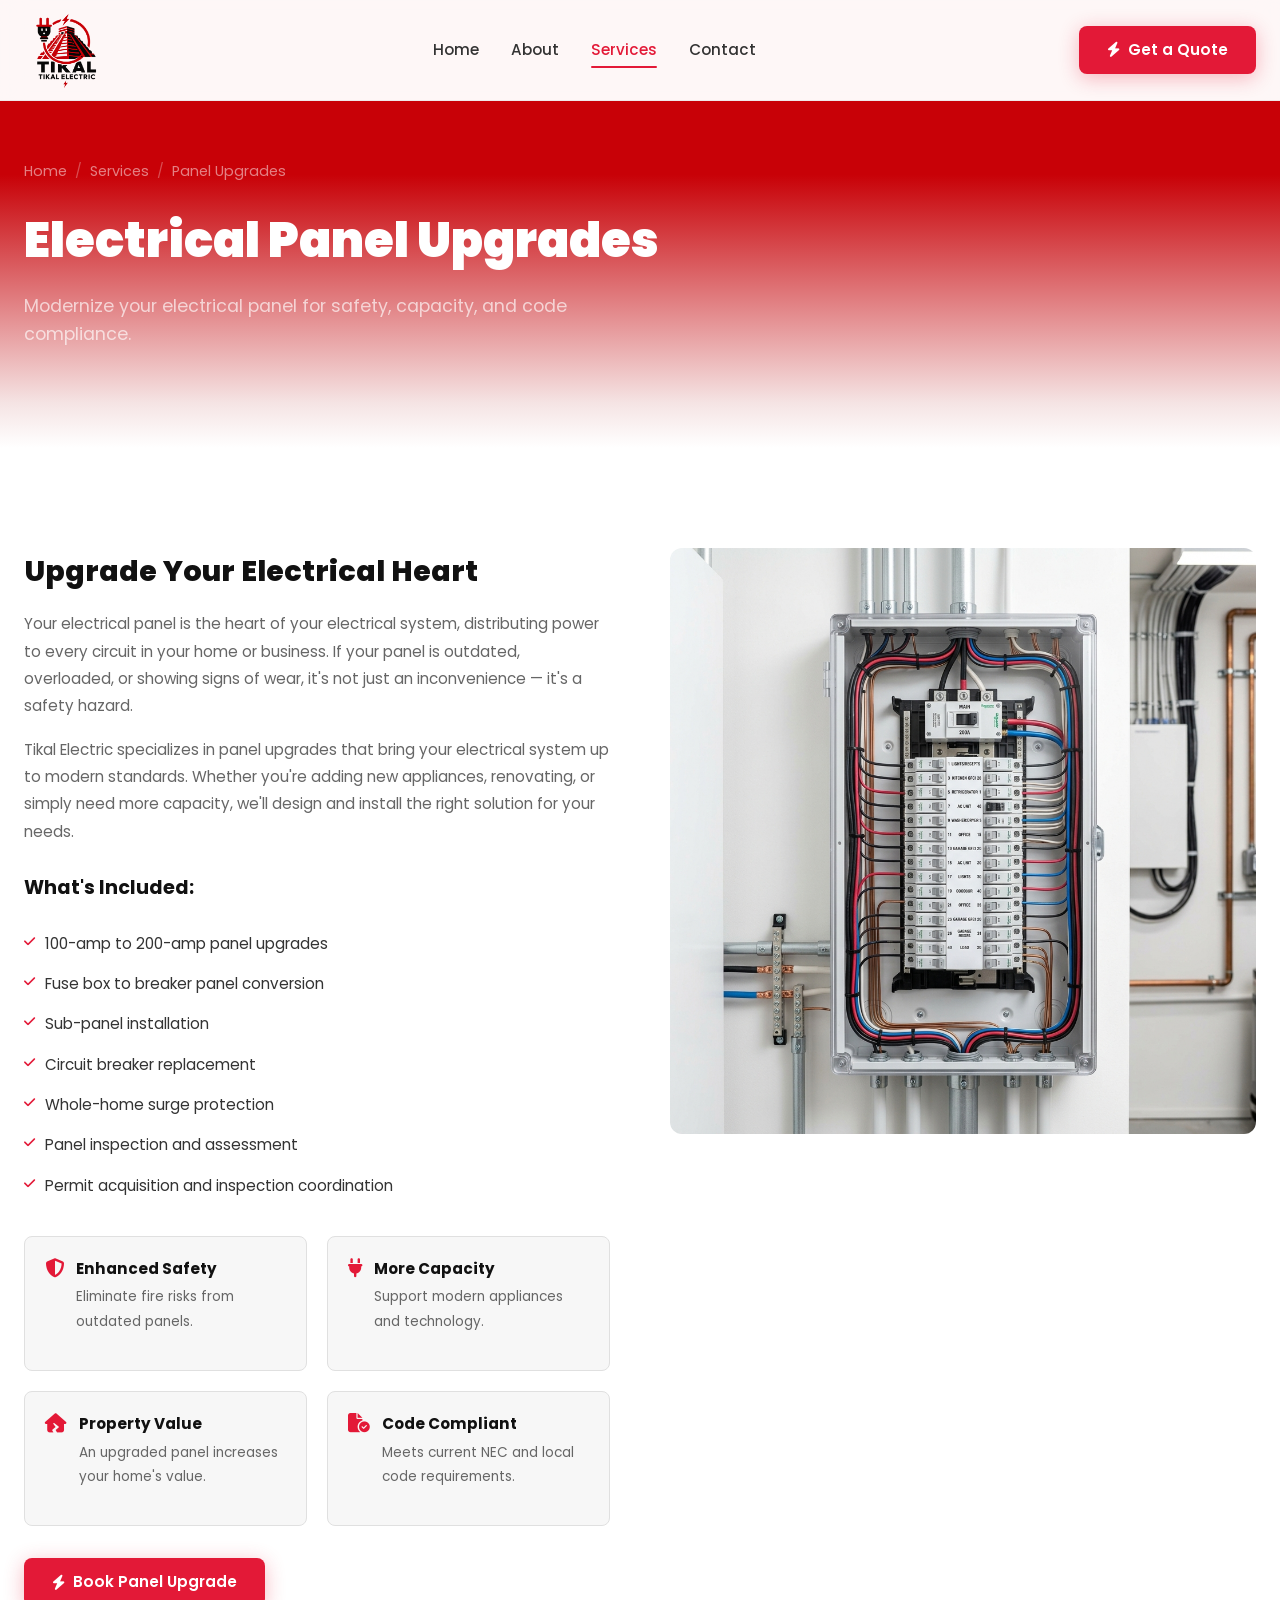
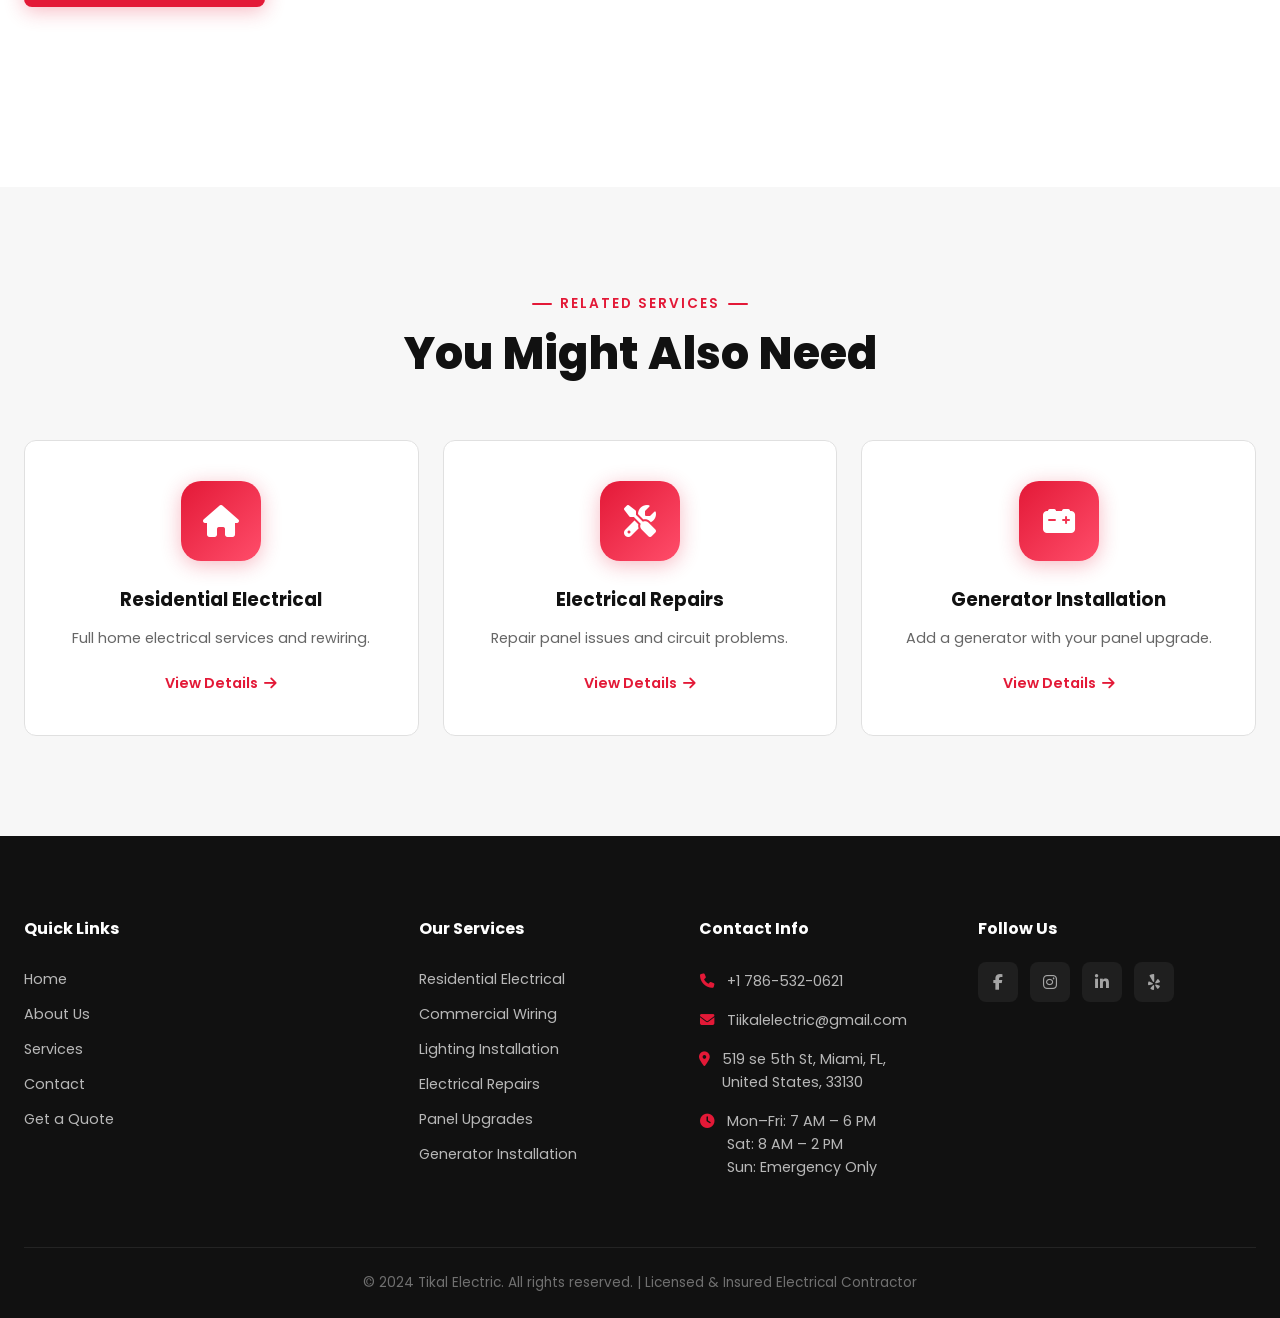
<file: panel-upgrades.html>
<!DOCTYPE html>
<html lang="en">
<head>
    <meta charset="UTF-8">
    <meta name="viewport" content="width=device-width, initial-scale=1.0">
    <title>Electrical Panel Upgrades — Tikal Electric</title>
    <link href="https://fonts.googleapis.com/css2?family=Poppins:wght@300;400;500;600;700;800;900&display=swap" rel="stylesheet">
    <link rel="stylesheet" href="https://cdnjs.cloudflare.com/ajax/libs/font-awesome/6.5.1/css/all.min.css">
    <link rel="stylesheet" href="style.css">
</head>
<body>

<!-- Header -->
<header class="header" id="header">
    <div class="header-inner">
        <a href="index.html" class="logo">
            <img src="logo.png" alt="Tikal Electric Logo">
        </a>
        <nav class="nav" id="nav">
            <a href="index.html">Home</a>
            <a href="about.html">About</a>
            <a href="services.html" class="active">Services</a>
            <a href="contact.html">Contact</a>
        </nav>
        <a href="contact.html" class="btn btn-primary">
            <i class="fa-solid fa-bolt"></i> Get a Quote
        </a>
        <div class="hamburger" id="hamburger" onclick="toggleMobile()">
            <span></span><span></span><span></span>
        </div>
    </div>
</header>

<!-- Mobile Menu -->
<div class="mobile-menu" id="mobileMenu">
    <a href="index.html">Home</a>
    <a href="about.html">About</a>
    <a href="services.html">Services</a>
    <a href="contact.html">Contact</a>
    <a href="contact.html" class="btn btn-primary" style="margin-top:12px">
        <i class="fa-solid fa-bolt"></i> Get a Quote
    </a>
</div>

<!-- ==================== SERVICE SUB-PAGE ==================== -->
<div class="page active" id="page-service-panel">
    <section class="sub-hero">
        <div class="sub-hero-content">
            <div class="breadcrumb"><a href="index.html">Home</a><span class="sep">/</span><a href="services.html">Services</a><span class="sep">/</span><span>Panel Upgrades</span></div>
            <h1>Electrical Panel Upgrades</h1>
            <p>Modernize your electrical panel for safety, capacity, and code compliance.</p>
        </div>
    </section>
    <section class="section">
        <div class="container">
            <div class="sub-service-content">
                <div class="sub-service-text fade-up">
                    <h2>Upgrade Your Electrical Heart</h2>
                    <p>Your electrical panel is the heart of your electrical system, distributing power to every circuit in your home or business. If your panel is outdated, overloaded, or showing signs of wear, it's not just an inconvenience — it's a safety hazard.</p>
                    <p>Tikal Electric specializes in panel upgrades that bring your electrical system up to modern standards. Whether you're adding new appliances, renovating, or simply need more capacity, we'll design and install the right solution for your needs.</p>
                    <h3 style="margin-top:28px;font-size:1.2rem;font-weight:700">What's Included:</h3>
                    <ul>
                        <li><i class="fa-solid fa-check"></i> 100-amp to 200-amp panel upgrades</li>
                        <li><i class="fa-solid fa-check"></i> Fuse box to breaker panel conversion</li>
                        <li><i class="fa-solid fa-check"></i> Sub-panel installation</li>
                        <li><i class="fa-solid fa-check"></i> Circuit breaker replacement</li>
                        <li><i class="fa-solid fa-check"></i> Whole-home surge protection</li>
                        <li><i class="fa-solid fa-check"></i> Panel inspection and assessment</li>
                        <li><i class="fa-solid fa-check"></i> Permit acquisition and inspection coordination</li>
                    </ul>
                    <div class="benefits-grid">
                        <div class="benefit-item"><i class="fa-solid fa-shield-halved"></i><div><h4>Enhanced Safety</h4><p>Eliminate fire risks from outdated panels.</p></div></div>
                        <div class="benefit-item"><i class="fa-solid fa-plug"></i><div><h4>More Capacity</h4><p>Support modern appliances and technology.</p></div></div>
                        <div class="benefit-item"><i class="fa-solid fa-house-crack"></i><div><h4>Property Value</h4><p>An upgraded panel increases your home's value.</p></div></div>
                        <div class="benefit-item"><i class="fa-solid fa-file-circle-check"></i><div><h4>Code Compliant</h4><p>Meets current NEC and local code requirements.</p></div></div>
                    </div>
                    <a href="contact.html" class="btn btn-primary" style="margin-top:32px"><i class="fa-solid fa-bolt"></i> Book Panel Upgrade</a>
                </div>
                <div class="sub-service-img fade-up">
                    <img src="panel.png" alt="Panel Upgrades">
                </div>
            </div>
        </div>
    </section>
    <section class="section section-light">
        <div class="container">
            <div class="section-header"><div class="overline">Related Services</div><h2>You Might Also Need</h2></div>
            <div class="related-services">
                <a href="residential-electrical.html" class="service-icon-card fade-up"><div class="s-icon"><i class="fa-solid fa-house"></i></div><h3>Residential Electrical</h3><p>Full home electrical services and rewiring.</p><span class="learn-more">View Details <i class="fa-solid fa-arrow-right"></i></span></a>
                <a href="electrical-repairs.html" class="service-icon-card fade-up"><div class="s-icon"><i class="fa-solid fa-screwdriver-wrench"></i></div><h3>Electrical Repairs</h3><p>Repair panel issues and circuit problems.</p><span class="learn-more">View Details <i class="fa-solid fa-arrow-right"></i></span></a>
                <a href="generator-installation.html" class="service-icon-card fade-up"><div class="s-icon"><i class="fa-solid fa-car-battery"></i></div><h3>Generator Installation</h3><p>Add a generator with your panel upgrade.</p><span class="learn-more">View Details <i class="fa-solid fa-arrow-right"></i></span></a>
            </div>
        </div>
    </section>
</div>

<!-- ==================== FOOTER ==================== -->
<footer class="footer" id="footer">
    <div class="footer-grid">
        <div>
            <h4>Quick Links</h4>
            <div class="footer-links">
                <a href="index.html">Home</a>
                <a href="about.html">About Us</a>
                <a href="services.html">Services</a>
                <a href="contact.html">Contact</a>
                <a href="contact.html">Get a Quote</a>
            </div>
        </div>
        <div>
            <h4>Our Services</h4>
            <div class="footer-links">
                <a href="residential-electrical.html">Residential Electrical</a>
                <a href="commercial-wiring.html">Commercial Wiring</a>
                <a href="lighting-installation.html">Lighting Installation</a>
                <a href="electrical-repairs.html">Electrical Repairs</a>
                <a href="panel-upgrades.html">Panel Upgrades</a>
                <a href="generator-installation.html">Generator Installation</a>
            </div>
        </div>
        <div>
            <h4>Contact Info</h4>
            <ul class="footer-contact">
                <li><i class="fa-solid fa-phone"></i><span>+1 786-532-0621</span></li>
                <li><i class="fa-solid fa-envelope"></i><span>Tiikalelectric@gmail.com</span></li>
                <li><i class="fa-solid fa-location-dot"></i><span>519 se 5th St, Miami, FL, United States, 33130</span></li>
                <li><i class="fa-solid fa-clock"></i><span>Mon–Fri: 7 AM – 6 PM<br>Sat: 8 AM – 2 PM<br>Sun: Emergency Only</span></li>
            </ul>
        </div>
        <div>
            <h4>Follow Us</h4>
            <div class="footer-social">
                <a href="https://www.facebook.com/people/Tikal-Electric/61575265457797/#" target="_blank" aria-label="Facebook"><i class="fa-brands fa-facebook-f"></i></a>
                <a href="https://www.instagram.com/tikal_electric/" target="_blank" aria-label="Instagram"><i class="fa-brands fa-instagram"></i></a>
                <a href="#" aria-label="LinkedIn"><i class="fa-brands fa-linkedin-in"></i></a>
                <a href="#" aria-label="Yelp"><i class="fa-brands fa-yelp"></i></a>
            </div>
        </div>
    </div>
    <div class="footer-bottom">
        <p>&copy; 2024 Tikal Electric. All rights reserved. | Licensed & Insured Electrical Contractor</p>
    </div>
</footer>

<script>
// Mobile menu
function toggleMobile() {
  document.getElementById('hamburger').classList.toggle('active');
  document.getElementById('mobileMenu').classList.toggle('open');
  document.body.style.overflow = document.getElementById('mobileMenu').classList.contains('open') ? 'hidden' : '';
}

// Header scroll effect
window.addEventListener('scroll', () => {
  document.getElementById('header').classList.toggle('scrolled', window.scrollY > 20);
});

// Scroll animations
function initAnimations() {
  const observer = new IntersectionObserver((entries) => {
    entries.forEach(entry => {
      if (entry.isIntersecting) {
        entry.target.classList.add('visible');
      }
    });
  }, { threshold: 0.1, rootMargin: '0px 0px -40px 0px' });
  document.querySelectorAll('.fade-up:not(.visible)').forEach(el => observer.observe(el));
}

// Init
document.addEventListener('DOMContentLoaded', () => {
  initAnimations();
});
</script>
</body>
</html>
</file>
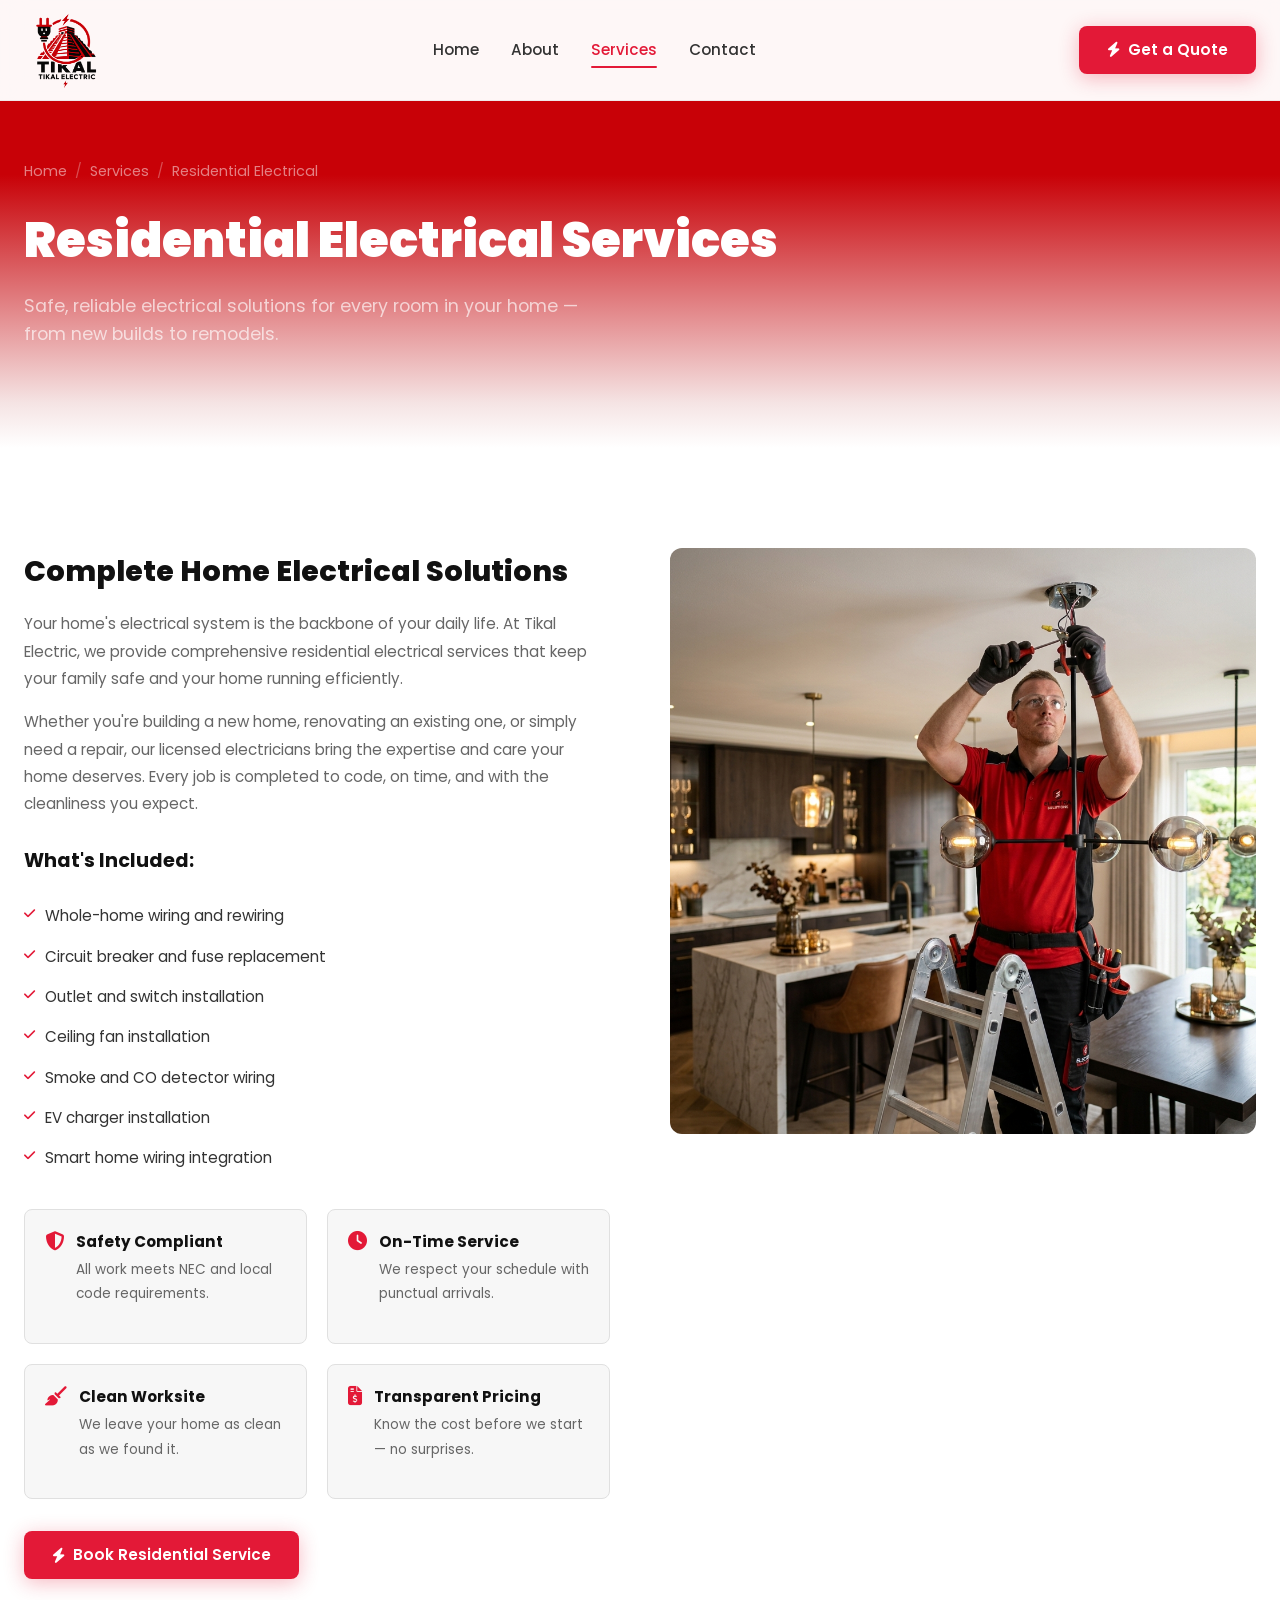
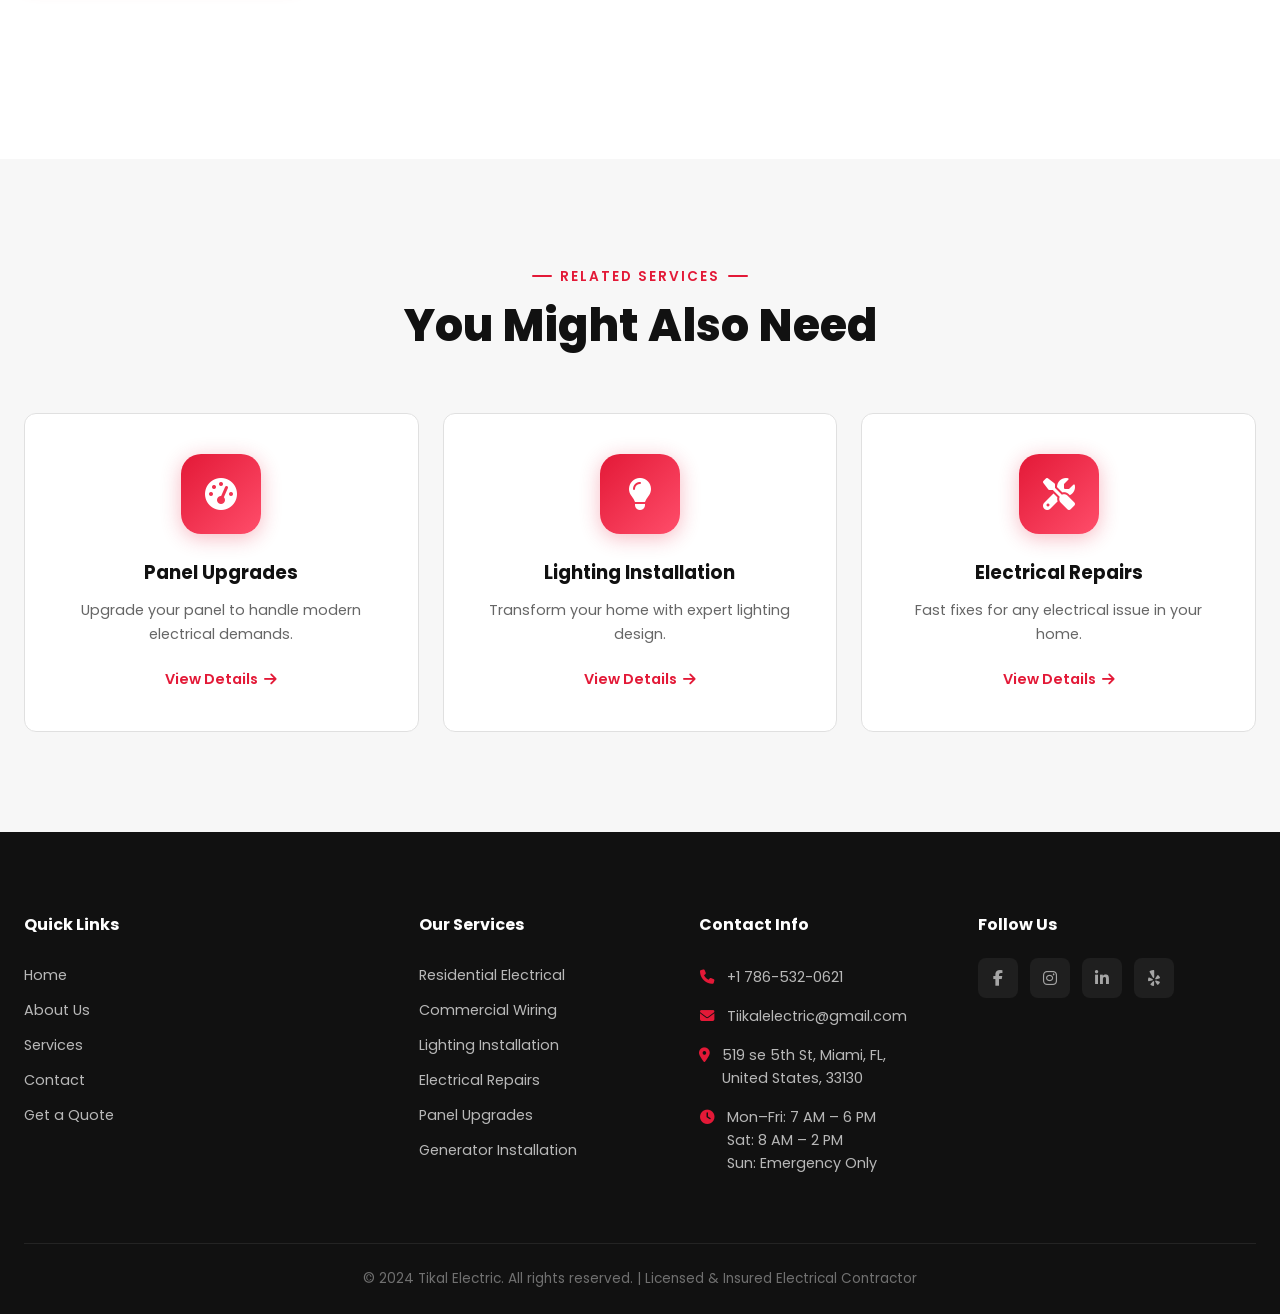
<file: residential-electrical.html>
<!DOCTYPE html>
<html lang="en">
<head>
    <meta charset="UTF-8">
    <meta name="viewport" content="width=device-width, initial-scale=1.0">
    <title>Residential Electrical Services — Tikal Electric</title>
    <link href="https://fonts.googleapis.com/css2?family=Poppins:wght@300;400;500;600;700;800;900&display=swap" rel="stylesheet">
    <link rel="stylesheet" href="https://cdnjs.cloudflare.com/ajax/libs/font-awesome/6.5.1/css/all.min.css">
    <link rel="stylesheet" href="style.css">
</head>
<body>

<!-- Header -->
<header class="header" id="header">
    <div class="header-inner">
        <a href="index.html" class="logo">
            <img src="logo.png" alt="Tikal Electric Logo">
        </a>
        <nav class="nav" id="nav">
            <a href="index.html">Home</a>
            <a href="about.html">About</a>
            <a href="services.html" class="active">Services</a>
            <a href="contact.html">Contact</a>
        </nav>
        <a href="contact.html" class="btn btn-primary">
            <i class="fa-solid fa-bolt"></i> Get a Quote
        </a>
        <div class="hamburger" id="hamburger" onclick="toggleMobile()">
            <span></span><span></span><span></span>
        </div>
    </div>
</header>

<!-- Mobile Menu -->
<div class="mobile-menu" id="mobileMenu">
    <a href="index.html">Home</a>
    <a href="about.html">About</a>
    <a href="services.html">Services</a>
    <a href="contact.html">Contact</a>
    <a href="contact.html" class="btn btn-primary" style="margin-top:12px">
        <i class="fa-solid fa-bolt"></i> Get a Quote
    </a>
</div>

<!-- ==================== SERVICE SUB-PAGE ==================== -->
<div class="page active" id="page-service-residential">
    <section class="sub-hero">
        <div class="sub-hero-content">
            <div class="breadcrumb"><a href="index.html">Home</a><span class="sep">/</span><a href="services.html">Services</a><span class="sep">/</span><span>Residential Electrical</span></div>
            <h1>Residential Electrical Services</h1>
            <p>Safe, reliable electrical solutions for every room in your home — from new builds to remodels.</p>
        </div>
    </section>
    <section class="section">
        <div class="container">
            <div class="sub-service-content">
                <div class="sub-service-text fade-up">
                    <h2>Complete Home Electrical Solutions</h2>
                    <p>Your home's electrical system is the backbone of your daily life. At Tikal Electric, we provide comprehensive residential electrical services that keep your family safe and your home running efficiently.</p>
                    <p>Whether you're building a new home, renovating an existing one, or simply need a repair, our licensed electricians bring the expertise and care your home deserves. Every job is completed to code, on time, and with the cleanliness you expect.</p>
                    <h3 style="margin-top:28px;font-size:1.2rem;font-weight:700">What's Included:</h3>
                    <ul>
                        <li><i class="fa-solid fa-check"></i> Whole-home wiring and rewiring</li>
                        <li><i class="fa-solid fa-check"></i> Circuit breaker and fuse replacement</li>
                        <li><i class="fa-solid fa-check"></i> Outlet and switch installation</li>
                        <li><i class="fa-solid fa-check"></i> Ceiling fan installation</li>
                        <li><i class="fa-solid fa-check"></i> Smoke and CO detector wiring</li>
                        <li><i class="fa-solid fa-check"></i> EV charger installation</li>
                        <li><i class="fa-solid fa-check"></i> Smart home wiring integration</li>
                    </ul>
                    <div class="benefits-grid">
                        <div class="benefit-item"><i class="fa-solid fa-shield-halved"></i><div><h4>Safety Compliant</h4><p>All work meets NEC and local code requirements.</p></div></div>
                        <div class="benefit-item"><i class="fa-solid fa-clock"></i><div><h4>On-Time Service</h4><p>We respect your schedule with punctual arrivals.</p></div></div>
                        <div class="benefit-item"><i class="fa-solid fa-broom"></i><div><h4>Clean Worksite</h4><p>We leave your home as clean as we found it.</p></div></div>
                        <div class="benefit-item"><i class="fa-solid fa-file-invoice-dollar"></i><div><h4>Transparent Pricing</h4><p>Know the cost before we start — no surprises.</p></div></div>
                    </div>
                    <a href="contact.html" class="btn btn-primary" style="margin-top:32px"><i class="fa-solid fa-bolt"></i> Book Residential Service</a>
                </div>
                <div class="sub-service-img fade-up">
                    <img src="residential.png" alt="Residential Electrical">
                </div>
            </div>
        </div>
    </section>
    <section class="section section-light">
        <div class="container">
            <div class="section-header"><div class="overline">Related Services</div><h2>You Might Also Need</h2></div>
            <div class="related-services">
                <a href="panel-upgrades.html" class="service-icon-card fade-up"><div class="s-icon"><i class="fa-solid fa-gauge-high"></i></div><h3>Panel Upgrades</h3><p>Upgrade your panel to handle modern electrical demands.</p><span class="learn-more">View Details <i class="fa-solid fa-arrow-right"></i></span></a>
                <a href="lighting-installation.html" class="service-icon-card fade-up"><div class="s-icon"><i class="fa-solid fa-lightbulb"></i></div><h3>Lighting Installation</h3><p>Transform your home with expert lighting design.</p><span class="learn-more">View Details <i class="fa-solid fa-arrow-right"></i></span></a>
                <a href="electrical-repairs.html" class="service-icon-card fade-up"><div class="s-icon"><i class="fa-solid fa-screwdriver-wrench"></i></div><h3>Electrical Repairs</h3><p>Fast fixes for any electrical issue in your home.</p><span class="learn-more">View Details <i class="fa-solid fa-arrow-right"></i></span></a>
            </div>
        </div>
    </section>
</div>

<!-- ==================== FOOTER ==================== -->
<footer class="footer" id="footer">
    <div class="footer-grid">
        <div>
            <h4>Quick Links</h4>
            <div class="footer-links">
                <a href="index.html">Home</a>
                <a href="about.html">About Us</a>
                <a href="services.html">Services</a>
                <a href="contact.html">Contact</a>
                <a href="contact.html">Get a Quote</a>
            </div>
        </div>
        <div>
            <h4>Our Services</h4>
            <div class="footer-links">
                <a href="residential-electrical.html">Residential Electrical</a>
                <a href="commercial-wiring.html">Commercial Wiring</a>
                <a href="lighting-installation.html">Lighting Installation</a>
                <a href="electrical-repairs.html">Electrical Repairs</a>
                <a href="panel-upgrades.html">Panel Upgrades</a>
                <a href="generator-installation.html">Generator Installation</a>
            </div>
        </div>
        <div>
            <h4>Contact Info</h4>
            <ul class="footer-contact">
                <li><i class="fa-solid fa-phone"></i><span>+1 786-532-0621</span></li>
                <li><i class="fa-solid fa-envelope"></i><span>Tiikalelectric@gmail.com</span></li>
                <li><i class="fa-solid fa-location-dot"></i><span>519 se 5th St, Miami, FL, United States, 33130</span></li>
                <li><i class="fa-solid fa-clock"></i><span>Mon–Fri: 7 AM – 6 PM<br>Sat: 8 AM – 2 PM<br>Sun: Emergency Only</span></li>
            </ul>
        </div>
        <div>
            <h4>Follow Us</h4>
            <div class="footer-social">
                <a href="https://www.facebook.com/people/Tikal-Electric/61575265457797/#" target="_blank" aria-label="Facebook"><i class="fa-brands fa-facebook-f"></i></a>
                <a href="https://www.instagram.com/tikal_electric/" target="_blank" aria-label="Instagram"><i class="fa-brands fa-instagram"></i></a>
                <a href="#" aria-label="LinkedIn"><i class="fa-brands fa-linkedin-in"></i></a>
                <a href="#" aria-label="Yelp"><i class="fa-brands fa-yelp"></i></a>
            </div>
        </div>
    </div>
    <div class="footer-bottom">
        <p>&copy; 2024 Tikal Electric. All rights reserved. | Licensed & Insured Electrical Contractor</p>
    </div>
</footer>

<script>
// Mobile menu
function toggleMobile() {
  document.getElementById('hamburger').classList.toggle('active');
  document.getElementById('mobileMenu').classList.toggle('open');
  document.body.style.overflow = document.getElementById('mobileMenu').classList.contains('open') ? 'hidden' : '';
}

// Header scroll effect
window.addEventListener('scroll', () => {
  document.getElementById('header').classList.toggle('scrolled', window.scrollY > 20);
});

// Scroll animations
function initAnimations() {
  const observer = new IntersectionObserver((entries) => {
    entries.forEach(entry => {
      if (entry.isIntersecting) {
        entry.target.classList.add('visible');
      }
    });
  }, { threshold: 0.1, rootMargin: '0px 0px -40px 0px' });
  document.querySelectorAll('.fade-up:not(.visible)').forEach(el => observer.observe(el));
}

// Init
document.addEventListener('DOMContentLoaded', () => {
  initAnimations();
});
</script>
</body>
</html>
</file>
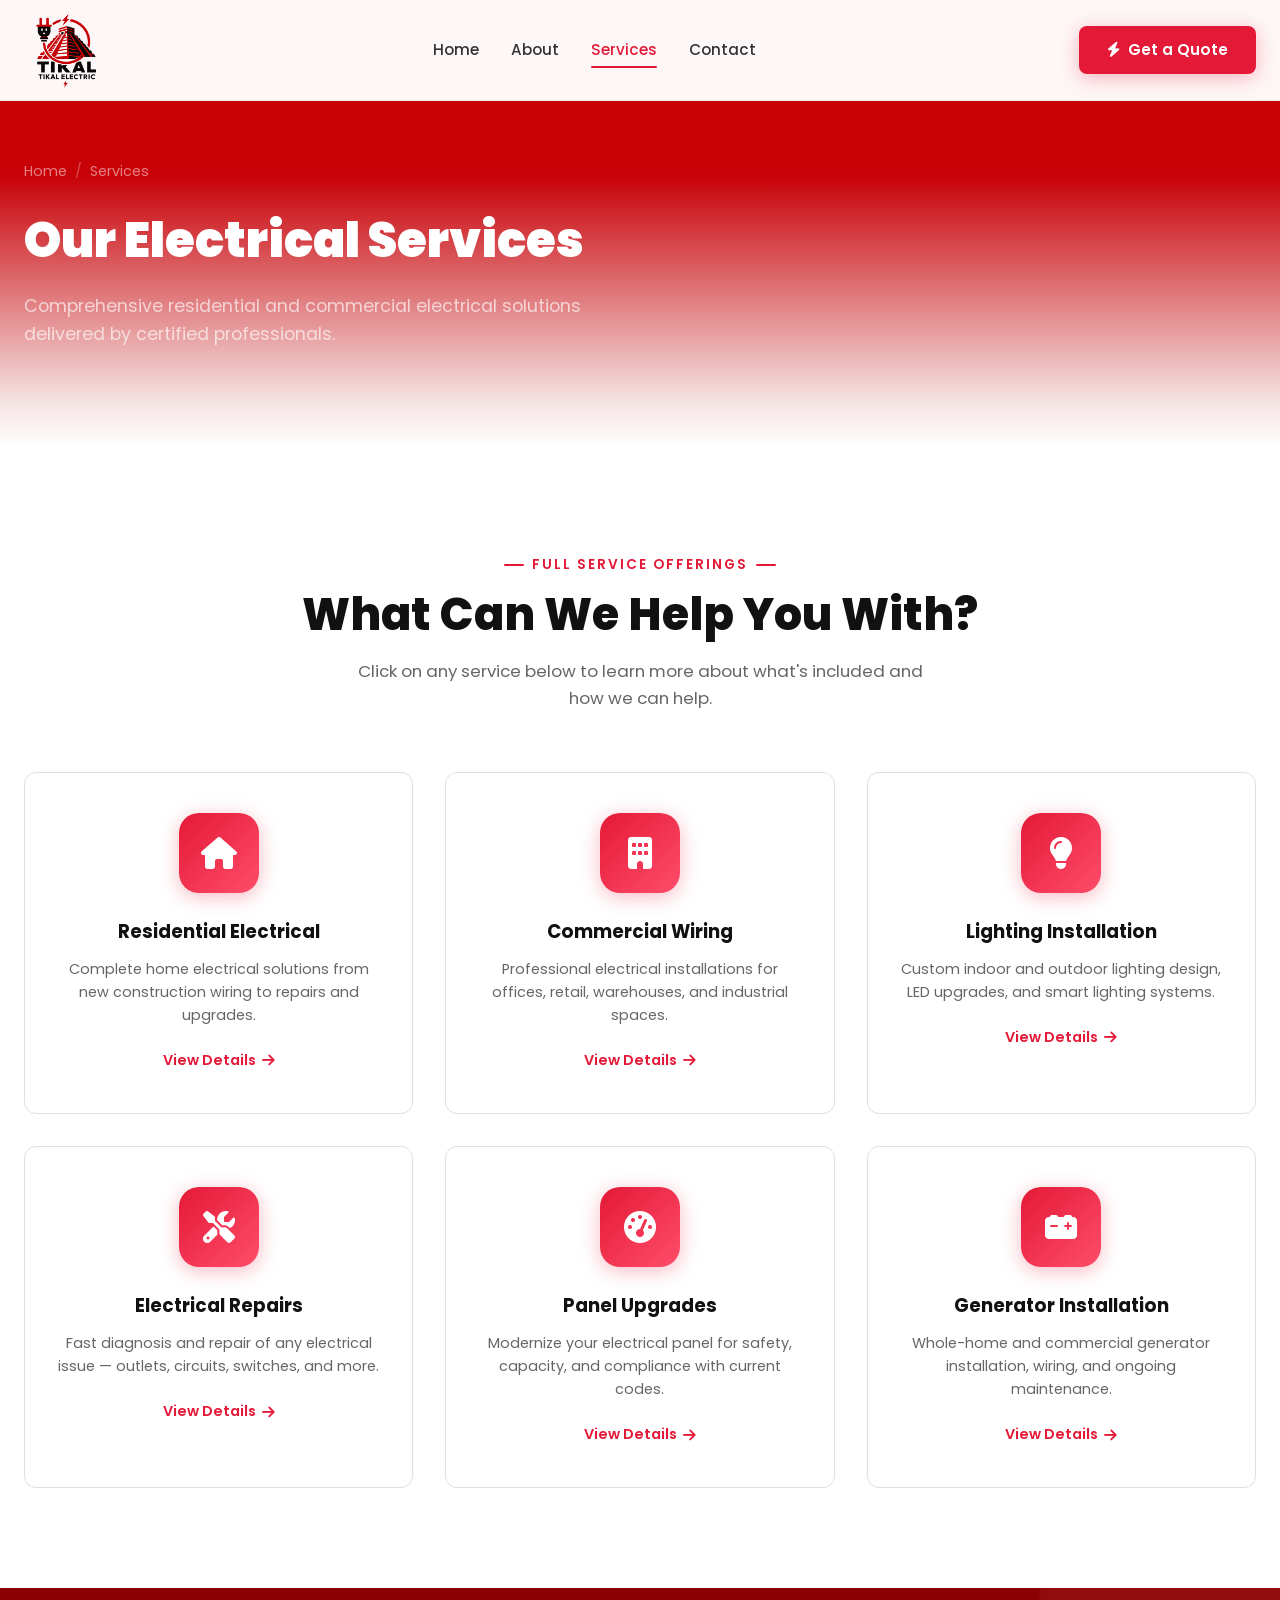
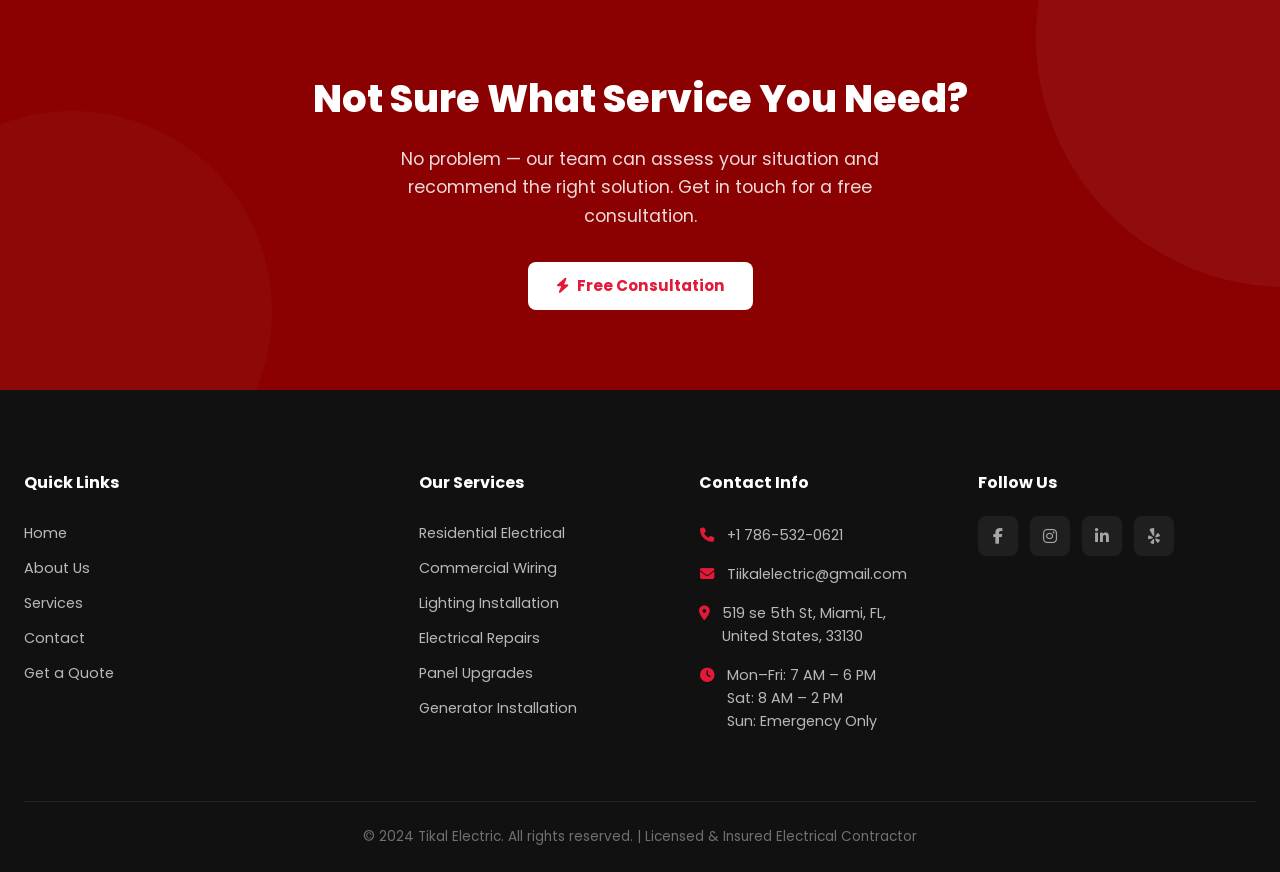
<file: services.html>
<!DOCTYPE html>
<html lang="en">
<head>
    <meta charset="UTF-8">
    <meta name="viewport" content="width=device-width, initial-scale=1.0">
    <title>Our Services — Tikal Electric</title>
    <link href="https://fonts.googleapis.com/css2?family=Poppins:wght@300;400;500;600;700;800;900&display=swap" rel="stylesheet">
    <link rel="stylesheet" href="https://cdnjs.cloudflare.com/ajax/libs/font-awesome/6.5.1/css/all.min.css">
    <link rel="stylesheet" href="style.css">
</head>
<body>

<!-- Header -->
<header class="header" id="header">
    <div class="header-inner">
        <a href="index.html" class="logo">
            <img src="logo.png" alt="Tikal Electric Logo">
        </a>
        <nav class="nav" id="nav">
            <a href="index.html">Home</a>
            <a href="about.html">About</a>
            <a href="services.html" class="active">Services</a>
            <a href="contact.html">Contact</a>
        </nav>
        <a href="contact.html" class="btn btn-primary">
            <i class="fa-solid fa-bolt"></i> Get a Quote
        </a>
        <div class="hamburger" id="hamburger" onclick="toggleMobile()">
            <span></span><span></span><span></span>
        </div>
    </div>
</header>

<!-- Mobile Menu -->
<div class="mobile-menu" id="mobileMenu">
    <a href="index.html">Home</a>
    <a href="about.html">About</a>
    <a href="services.html">Services</a>
    <a href="contact.html">Contact</a>
    <a href="contact.html" class="btn btn-primary" style="margin-top:12px">
        <i class="fa-solid fa-bolt"></i> Get a Quote
    </a>
</div>

<!-- ==================== SERVICES PAGE ==================== -->
<div class="page active" id="page-services">

    <section class="sub-hero">
        <div class="sub-hero-content">
            <div class="breadcrumb"><a href="index.html">Home</a><span class="sep">/</span><span>Services</span></div>
            <h1>Our Electrical Services</h1>
            <p>Comprehensive residential and commercial electrical solutions delivered by certified professionals.</p>
        </div>
    </section>

    <section class="section">
        <div class="container">
            <div class="section-header">
                <div class="overline">Full Service Offerings</div>
                <h2>What Can We Help You With?</h2>
                <p>Click on any service below to learn more about what's included and how we can help.</p>
            </div>
            <div class="services-grid">
                <a href="residential-electrical.html" class="service-icon-card fade-up">
                    <div class="s-icon"><i class="fa-solid fa-house"></i></div>
                    <h3>Residential Electrical</h3>
                    <p>Complete home electrical solutions from new construction wiring to repairs and upgrades.</p>
                    <span class="learn-more">View Details <i class="fa-solid fa-arrow-right"></i></span>
                </a>
                <a href="commercial-wiring.html" class="service-icon-card fade-up">
                    <div class="s-icon"><i class="fa-solid fa-building"></i></div>
                    <h3>Commercial Wiring</h3>
                    <p>Professional electrical installations for offices, retail, warehouses, and industrial spaces.</p>
                    <span class="learn-more">View Details <i class="fa-solid fa-arrow-right"></i></span>
                </a>
                <a href="lighting-installation.html" class="service-icon-card fade-up">
                    <div class="s-icon"><i class="fa-solid fa-lightbulb"></i></div>
                    <h3>Lighting Installation</h3>
                    <p>Custom indoor and outdoor lighting design, LED upgrades, and smart lighting systems.</p>
                    <span class="learn-more">View Details <i class="fa-solid fa-arrow-right"></i></span>
                </a>
                <a href="electrical-repairs.html" class="service-icon-card fade-up">
                    <div class="s-icon"><i class="fa-solid fa-screwdriver-wrench"></i></div>
                    <h3>Electrical Repairs</h3>
                    <p>Fast diagnosis and repair of any electrical issue — outlets, circuits, switches, and more.</p>
                    <span class="learn-more">View Details <i class="fa-solid fa-arrow-right"></i></span>
                </a>
                <a href="panel-upgrades.html" class="service-icon-card fade-up">
                    <div class="s-icon"><i class="fa-solid fa-gauge-high"></i></div>
                    <h3>Panel Upgrades</h3>
                    <p>Modernize your electrical panel for safety, capacity, and compliance with current codes.</p>
                    <span class="learn-more">View Details <i class="fa-solid fa-arrow-right"></i></span>
                </a>
                <a href="generator-installation.html" class="service-icon-card fade-up">
                    <div class="s-icon"><i class="fa-solid fa-car-battery"></i></div>
                    <h3>Generator Installation</h3>
                    <p>Whole-home and commercial generator installation, wiring, and ongoing maintenance.</p>
                    <span class="learn-more">View Details <i class="fa-solid fa-arrow-right"></i></span>
                </a>
            </div>
        </div>
    </section>

    <section class="cta-section">
        <h2>Not Sure What Service You Need?</h2>
        <p>No problem — our team can assess your situation and recommend the right solution. Get in touch for a free consultation.</p>
        <a href="contact.html" class="btn btn-white"><i class="fa-solid fa-bolt"></i> Free Consultation</a>
    </section>

</div>

<!-- ==================== FOOTER ==================== -->
<footer class="footer" id="footer">
    <div class="footer-grid">
        <div>
            <h4>Quick Links</h4>
            <div class="footer-links">
                <a href="index.html">Home</a>
                <a href="about.html">About Us</a>
                <a href="services.html">Services</a>
                <a href="contact.html">Contact</a>
                <a href="contact.html">Get a Quote</a>
            </div>
        </div>
        <div>
            <h4>Our Services</h4>
            <div class="footer-links">
                <a href="residential-electrical.html">Residential Electrical</a>
                <a href="commercial-wiring.html">Commercial Wiring</a>
                <a href="lighting-installation.html">Lighting Installation</a>
                <a href="electrical-repairs.html">Electrical Repairs</a>
                <a href="panel-upgrades.html">Panel Upgrades</a>
                <a href="generator-installation.html">Generator Installation</a>
            </div>
        </div>
        <div>
            <h4>Contact Info</h4>
            <ul class="footer-contact">
                <li><i class="fa-solid fa-phone"></i><span>+1 786-532-0621</span></li>
                <li><i class="fa-solid fa-envelope"></i><span>Tiikalelectric@gmail.com</span></li>
                <li><i class="fa-solid fa-location-dot"></i><span>519 se 5th St, Miami, FL, United States, 33130</span></li>
                <li><i class="fa-solid fa-clock"></i><span>Mon–Fri: 7 AM – 6 PM<br>Sat: 8 AM – 2 PM<br>Sun: Emergency Only</span></li>
            </ul>
        </div>
        <div>
            <h4>Follow Us</h4>
            <div class="footer-social">
                <a href="https://www.facebook.com/people/Tikal-Electric/61575265457797/#" target="_blank" aria-label="Facebook"><i class="fa-brands fa-facebook-f"></i></a>
                <a href="https://www.instagram.com/tikal_electric/" target="_blank" aria-label="Instagram"><i class="fa-brands fa-instagram"></i></a>
                <a href="#" aria-label="LinkedIn"><i class="fa-brands fa-linkedin-in"></i></a>
                <a href="#" aria-label="Yelp"><i class="fa-brands fa-yelp"></i></a>
            </div>
        </div>
    </div>
    <div class="footer-bottom">
        <p>&copy; 2024 Tikal Electric. All rights reserved. | Licensed & Insured Electrical Contractor</p>
    </div>
</footer>

<script>
// Mobile menu
function toggleMobile() {
  document.getElementById('hamburger').classList.toggle('active');
  document.getElementById('mobileMenu').classList.toggle('open');
  document.body.style.overflow = document.getElementById('mobileMenu').classList.contains('open') ? 'hidden' : '';
}

// Header scroll effect
window.addEventListener('scroll', () => {
  document.getElementById('header').classList.toggle('scrolled', window.scrollY > 20);
});

// Scroll animations
function initAnimations() {
  const observer = new IntersectionObserver((entries) => {
    entries.forEach(entry => {
      if (entry.isIntersecting) {
        entry.target.classList.add('visible');
      }
    });
  }, { threshold: 0.1, rootMargin: '0px 0px -40px 0px' });
  document.querySelectorAll('.fade-up:not(.visible)').forEach(el => observer.observe(el));
}

// Init
document.addEventListener('DOMContentLoaded', () => {
  initAnimations();
});
</script>
</body>
</html>
</file>
<file: style.css>
*,
*::before,
*::after {
    box-sizing: border-box;
    margin: 0;
    padding: 0
}

:root {
    --red: #E31937;
    --red-hover: #C41530;
    --red-glow: rgba(227, 25, 55, 0.4);
    --black: #111111;
    --dark: #1a1a1a;
    --gray-dark: #333333;
    --gray: #666666;
    --gray-light: #999999;
    --bg-light: #f7f7f7;
    --bg-off: #f0f0f0;
    --white: #ffffff;
    --border: #e0e0e0;
    --shadow: 0 4px 20px rgba(0, 0, 0, 0.08);
    --shadow-lg: 0 10px 40px rgba(0, 0, 0, 0.12);
    --shadow-red: 0 4px 20px rgba(227, 25, 55, 0.3);
    --radius: 8px;
    --radius-lg: 12px;
    --transition: all 0.3s cubic-bezier(0.4, 0, 0.2, 1);
}

html {
    scroll-behavior: smooth;
    font-size: 16px
}

body {
    font-family: 'Poppins', sans-serif;
    color: var(--black);
    background: var(--white);
    overflow-x: hidden;
    line-height: 1.6
}

a {
    text-decoration: none;
    color: inherit;
    transition: var(--transition)
}

img {
    max-width: 100%;
    display: block
}

ul {
    list-style: none
}

.page {
    display: none;
    opacity: 0;
    transform: translateY(10px);
    transition: opacity 0.4s ease, transform 0.4s ease
}

.page.active {
    display: block;
    opacity: 1;
    transform: translateY(0)
}

/* Header */
.header {
    position: fixed;
    top: 0;
    left: 0;
    right: 0;
    z-index: 1000;
    background: rgba(255, 255, 255, 0.97);
    backdrop-filter: blur(12px);
    border-bottom: 1px solid rgba(0, 0, 0, 0.06);
    transition: var(--transition)
}

.header.scrolled {
    box-shadow: 0 2px 20px rgba(0, 0, 0, 0.08)
}

.header-inner {
    max-width: 1280px;
    margin: 0 auto;
    padding: 0 24px;
    display: flex;
    align-items: center;
    justify-content: space-between;
    height: 100px
}

.header.scrolled .header-inner {
    height: 80px
}

.logo {
    display: flex;
    align-items: center;
    height: 100%;
    color: var(--black);
    flex-shrink: 0
}

.logo img {
    height: 85px;
    width: auto;
    display: block;
    transition: var(--transition)
}

.header.scrolled .logo img {
    height: 65px
}

.logo-icon {
    display: none
}

.logo span {
    display: none
}

.nav {
    display: flex;
    align-items: center;
    gap: 32px
}

.nav a {
    font-weight: 500;
    font-size: 0.95rem;
    color: var(--gray-dark);
    position: relative;
    padding: 4px 0
}

.nav a::after {
    content: '';
    position: absolute;
    bottom: -2px;
    left: 0;
    width: 0;
    height: 2px;
    background: var(--red);
    transition: var(--transition);
    border-radius: 2px
}

.nav a:hover {
    color: var(--red)
}

.nav a:hover::after,
.nav a.active::after {
    width: 100%
}

.nav a.active {
    color: var(--red)
}

.btn {
    display: inline-flex;
    align-items: center;
    gap: 8px;
    padding: 12px 28px;
    border-radius: var(--radius);
    font-family: 'Poppins', sans-serif;
    font-weight: 600;
    font-size: 0.95rem;
    border: none;
    cursor: pointer;
    transition: var(--transition);
    position: relative;
    overflow: hidden
}

.btn-primary {
    background: var(--red);
    color: var(--white);
    box-shadow: var(--shadow-red)
}

.btn-primary:hover {
    background: var(--red-hover);
    transform: translateY(-2px);
    box-shadow: 0 6px 25px rgba(227, 25, 55, 0.45)
}

.btn-primary::before {
    content: '';
    position: absolute;
    top: 50%;
    left: 50%;
    width: 0;
    height: 0;
    background: rgba(255, 255, 255, 0.15);
    border-radius: 50%;
    transform: translate(-50%, -50%);
    transition: width 0.6s, height 0.6s
}

.btn-primary:hover::before {
    width: 300px;
    height: 300px
}

.btn-secondary {
    background: transparent;
    color: var(--white);
    border: 2px solid var(--white)
}

.btn-secondary:hover {
    background: var(--white);
    color: var(--red);
    transform: translateY(-2px)
}

.btn-outline {
    background: transparent;
    color: var(--red);
    border: 2px solid var(--red)
}

.btn-outline:hover {
    background: var(--red);
    color: var(--white);
    transform: translateY(-2px);
    box-shadow: var(--shadow-red)
}

.btn-dark {
    background: var(--black);
    color: var(--white)
}

.btn-dark:hover {
    background: var(--dark);
    transform: translateY(-2px);
    box-shadow: var(--shadow-lg)
}

.hamburger {
    display: none;
    flex-direction: column;
    gap: 5px;
    cursor: pointer;
    padding: 8px;
    z-index: 1001
}

.hamburger span {
    width: 26px;
    height: 2.5px;
    background: var(--black);
    border-radius: 2px;
    transition: var(--transition)
}

.hamburger.active span:nth-child(1) {
    transform: rotate(45deg) translate(5px, 5px)
}

.hamburger.active span:nth-child(2) {
    opacity: 0
}

.hamburger.active span:nth-child(3) {
    transform: rotate(-45deg) translate(5px, -5px)
}

.mobile-menu {
    display: flex;
    position: fixed;
    top: 0;
    left: 0;
    right: 0;
    bottom: 0;
    background: var(--white);
    z-index: 999;
    flex-direction: column;
    align-items: center;
    justify-content: center;
    gap: 28px;
    opacity: 0;
    pointer-events: none;
    transition: opacity 0.3s ease
}

.mobile-menu.open {
    opacity: 1;
    pointer-events: all
}

.mobile-menu a {
    font-size: 1.5rem;
    font-weight: 600;
    color: var(--black);
    transition: var(--transition)
}

.mobile-menu a:hover {
    color: var(--red)
}

/* Hero */
.hero {
    position: relative;
    min-height: 100vh;
    display: flex;
    align-items: center;
    padding: 120px 24px 80px;
    overflow: hidden;
}

.hero-bg {
    position: absolute;
    inset: 0;
    z-index: 0
}

.hero-bg img {
    width: 100%;
    height: 100%;
    object-fit: cover
}

.hero-bg::after {
    content: '';
    position: absolute;
    inset: 0;
    background: #111111;
    opacity: 0.85;
}

.hero-particles {
    position: absolute;
    inset: 0;
    z-index: 1;
    overflow: hidden
}

.particle {
    position: absolute;
    width: 3px;
    height: 3px;
    background: var(--red);
    border-radius: 50%;
    opacity: 0;
    box-shadow: 0 0 8px var(--red);
    animation: float-particle 4s infinite linear
}

@keyframes float-particle {
    0% {
        opacity: 0;
        transform: translateY(100vh)
    }

    20% {
        opacity: 0.8
    }

    80% {
        opacity: 0.6
    }

    100% {
        opacity: 0;
        transform: translateY(-10vh)
    }
}

.hero-content {
    position: relative;
    z-index: 2;
    max-width: 1280px;
    margin: 0 auto;
    width: 100%
}

.hero h1 {
    font-size: clamp(2.5rem, 5vw, 4rem);
    font-weight: 900;
    color: var(--white);
    line-height: 1.1;
    margin-bottom: 20px;
    max-width: 700px
}

.hero h1 .highlight {
    color: var(--red);
    position: relative;
    display: inline-block
}

.hero h1 .highlight::after {
    content: '';
    position: absolute;
    bottom: 2px;
    left: 0;
    right: 0;
    height: 4px;
    background: var(--red);
    opacity: 0.3;
    border-radius: 2px
}

.hero p {
    font-size: 1.15rem;
    color: rgba(255, 255, 255, 0.75);
    max-width: 550px;
    margin-bottom: 36px;
    line-height: 1.7
}

.hero-btns {
    display: flex;
    gap: 16px;
    flex-wrap: wrap
}

.hero-badge {
    display: inline-flex;
    align-items: center;
    gap: 8px;
    background: rgba(227, 25, 55, 0.15);
    border: 1px solid rgba(227, 25, 55, 0.3);
    color: var(--red);
    padding: 8px 16px;
    border-radius: 50px;
    font-size: 0.85rem;
    font-weight: 600;
    margin-bottom: 24px;
    backdrop-filter: blur(4px)
}

.hero-badge i {
    font-size: 0.75rem
}

.hero-page {
    min-height: auto;
    padding: 140px 24px 80px
}

/* Stats Bar */
.stats-bar {
    background: var(--black);
    padding: 40px 24px;
    position: relative;
    z-index: 2
}

.stats-inner {
    max-width: 1280px;
    margin: 0 auto;
    display: grid;
    grid-template-columns: repeat(auto-fit, minmax(200px, 1fr));
    gap: 32px;
    text-align: center
}

.stat-item .stat-number {
    font-size: 2.5rem;
    font-weight: 900;
    color: var(--red);
    line-height: 1
}

.stat-item .stat-label {
    font-size: 0.9rem;
    color: rgba(255, 255, 255, 0.6);
    margin-top: 6px;
    font-weight: 400
}

/* Section */
.section {
    padding: 100px 24px
}

.section-light {
    background: var(--bg-light)
}

.section-dark {
    background: var(--black);
    color: var(--white)
}

.container {
    max-width: 1280px;
    margin: 0 auto
}

.section-header {
    text-align: center;
    margin-bottom: 60px
}

.section-header .overline {
    display: inline-flex;
    align-items: center;
    gap: 8px;
    color: var(--red);
    font-weight: 600;
    font-size: 0.85rem;
    text-transform: uppercase;
    letter-spacing: 2px;
    margin-bottom: 12px
}

.section-header .overline::before,
.section-header .overline::after {
    content: '';
    width: 20px;
    height: 2px;
    background: var(--red);
    border-radius: 2px
}

.section-header h2 {
    font-size: clamp(2rem, 3.5vw, 2.8rem);
    font-weight: 800;
    line-height: 1.2;
    margin-bottom: 16px
}

.section-header p {
    color: var(--gray);
    max-width: 600px;
    margin: 0 auto;
    font-size: 1.05rem
}

.section-dark .section-header p {
    color: rgba(255, 255, 255, 0.6)
}

/* Trust Cards */
.trust-grid {
    display: grid;
    grid-template-columns: repeat(auto-fit, minmax(260px, 1fr));
    gap: 24px
}

.trust-card {
    background: var(--white);
    border-radius: var(--radius-lg);
    padding: 36px 28px;
    text-align: center;
    border: 1px solid var(--border);
    transition: var(--transition);
    position: relative;
    overflow: hidden
}

.trust-card::before {
    content: '';
    position: absolute;
    top: 0;
    left: 0;
    right: 0;
    height: 3px;
    background: var(--red);
    transform: scaleX(0);
    transition: var(--transition)
}

.trust-card:hover {
    transform: translateY(-6px);
    box-shadow: var(--shadow-lg);
    border-color: transparent
}

.trust-card:hover::before {
    transform: scaleX(1)
}

.trust-icon {
    width: 64px;
    height: 64px;
    background: rgba(227, 25, 55, 0.08);
    border-radius: 16px;
    display: flex;
    align-items: center;
    justify-content: center;
    margin: 0 auto 20px;
    font-size: 1.5rem;
    color: var(--red);
    transition: var(--transition)
}

.trust-card:hover .trust-icon {
    background: var(--red);
    color: var(--white);
    box-shadow: var(--shadow-red)
}

.trust-card h3 {
    font-size: 1.1rem;
    font-weight: 700;
    margin-bottom: 10px
}

.trust-card p {
    font-size: 0.9rem;
    color: var(--gray);
    line-height: 1.6
}

/* Services Grid */
.services-grid {
    display: grid;
    grid-template-columns: repeat(auto-fit, minmax(300px, 1fr));
    gap: 32px
}

.service-card {
    background: var(--white);
    border-radius: var(--radius-lg);
    overflow: hidden;
    border: 1px solid var(--border);
    transition: var(--transition);
    cursor: pointer;
    position: relative
}

.service-card:hover {
    transform: translateY(-10px);
    box-shadow: 0 20px 40px rgba(0, 0, 0, 0.12);
    border-color: var(--red-glow)
}

.service-card-img {
    height: 200px;
    overflow: hidden;
    position: relative
}

.service-card-img img {
    width: 100%;
    height: 100%;
    object-fit: cover;
    transition: transform 0.6s ease
}

.service-card:hover .service-card-img img {
    transform: scale(1.08)
}

.service-card-img .overlay {
    position: absolute;
    inset: 0;
    background: var(--red);
    opacity: 0;
    transition: var(--transition)
}

.service-card:hover .service-card-img .overlay {
    opacity: 0;
}
/* Removed red hover overlay */

.service-card-body {
    padding: 28px
}

.service-card-body h3 {
    font-size: 1.2rem;
    font-weight: 700;
    margin-bottom: 10px;
    transition: var(--transition)
}

.service-card:hover .service-card-body h3 {
    color: var(--red)
}

.service-card-body p {
    font-size: 0.9rem;
    color: var(--gray);
    line-height: 1.6;
    margin-bottom: 20px
}

.service-link {
    display: inline-flex;
    align-items: center;
    gap: 6px;
    color: var(--red);
    font-weight: 600;
    font-size: 0.9rem;
    transition: var(--transition)
}

.service-link:hover {
    gap: 10px
}

.service-link i {
    font-size: 0.75rem;
    transition: var(--transition)
}

/* Service Icon Cards (for services page) */
.service-icon-card {
    background: var(--white);
    border-radius: var(--radius-lg);
    padding: 40px 30px;
    text-align: center;
    border: 1px solid var(--border);
    transition: var(--transition);
    cursor: pointer
}

.service-icon-card:hover {
    transform: translateY(-10px);
    box-shadow: 0 20px 40px rgba(0, 0, 0, 0.12);
    border-color: var(--red-glow)
}

.service-icon-card .s-icon {
    width: 80px;
    height: 80px;
    background: linear-gradient(135deg, var(--red), #ff4d6a);
    border-radius: 20px;
    display: flex;
    align-items: center;
    justify-content: center;
    margin: 0 auto 24px;
    font-size: 2rem;
    color: var(--white);
    box-shadow: var(--shadow-red);
    transition: var(--transition)
}

.service-icon-card:hover .s-icon {
    transform: scale(1.1) rotate(-3deg)
}

.service-icon-card h3 {
    font-size: 1.15rem;
    font-weight: 700;
    margin-bottom: 12px
}

.service-icon-card p {
    font-size: 0.9rem;
    color: var(--gray);
    line-height: 1.6;
    margin-bottom: 20px
}

.service-icon-card .learn-more {
    color: var(--red);
    font-weight: 600;
    font-size: 0.9rem;
    display: inline-flex;
    align-items: center;
    gap: 6px;
    transition: var(--transition)
}

.service-icon-card:hover .learn-more {
    gap: 10px
}

/* Testimonials */
.testimonials-grid {
    display: grid;
    grid-template-columns: repeat(auto-fit, minmax(300px, 1fr));
    gap: 32px
}

.testimonial-card {
    background: var(--white);
    border-radius: var(--radius-lg);
    padding: 32px;
    border: 1px solid var(--border);
    transition: var(--transition);
    position: relative
}

.testimonial-card:hover {
    box-shadow: var(--shadow-lg);
    border-color: transparent
}

.testimonial-card .quote-icon {
    font-size: 2rem;
    color: var(--red);
    opacity: 0.2;
    margin-bottom: 16px
}

.testimonial-card .stars {
    color: #fbbf24;
    font-size: 0.85rem;
    margin-bottom: 14px;
    display: flex;
    gap: 2px
}

.testimonial-card p {
    font-size: 0.95rem;
    color: var(--gray-dark);
    line-height: 1.7;
    margin-bottom: 20px;
    font-style: italic
}

.testimonial-author {
    display: flex;
    align-items: center;
    gap: 12px
}

.testimonial-avatar {
    width: 44px;
    height: 44px;
    border-radius: 50%;
    background: var(--bg-light);
    display: flex;
    align-items: center;
    justify-content: center;
    font-weight: 700;
    color: var(--red);
    font-size: 1rem
}

.testimonial-author-info h4 {
    font-size: 0.95rem;
    font-weight: 600
}

.testimonial-author-info span {
    font-size: 0.8rem;
    color: var(--gray-light)
}

/* CTA Section */
.cta-section {
    background: #8b0000;
    padding: 80px 24px;
    text-align: center;
    position: relative;
    overflow: hidden
}

.cta-section::before {
    content: '';
    position: absolute;
    top: -50%;
    right: -20%;
    width: 500px;
    height: 500px;
    background: rgba(255, 255, 255, 0.05);
    border-radius: 50%
}

.cta-section::after {
    content: '';
    position: absolute;
    bottom: -30%;
    left: -10%;
    width: 400px;
    height: 400px;
    background: rgba(255, 255, 255, 0.03);
    border-radius: 50%
}

.cta-section h2 {
    font-size: clamp(1.8rem, 3vw, 2.5rem);
    font-weight: 800;
    color: var(--white);
    margin-bottom: 16px;
    position: relative;
    z-index: 1
}

.cta-section p {
    font-size: 1.1rem;
    color: rgba(255, 255, 255, 0.85);
    max-width: 550px;
    margin: 0 auto 32px;
    position: relative;
    z-index: 1
}

.cta-section .btn {
    position: relative;
    z-index: 1
}

.btn-white {
    background: var(--white);
    color: var(--red);
    font-weight: 700
}

.btn-white:hover {
    transform: translateY(-2px);
    box-shadow: 0 8px 30px rgba(0, 0, 0, 0.2)
}

/* Footer */
.footer {
    background: var(--black);
    color: rgba(255, 255, 255, 0.7);
    padding: 80px 24px 0
}

.footer-grid {
    max-width: 1280px;
    margin: 0 auto;
    display: grid;
    grid-template-columns: 1.5fr 1fr 1fr 1.2fr;
    gap: 48px;
    padding-bottom: 60px;
    border-bottom: 1px solid rgba(255, 255, 255, 0.08)
}

.footer-brand .logo {
    color: var(--white);
    margin-bottom: 24px;
    display: block
}

.footer-brand .logo img {
    height: 100px;
    filter: drop-shadow(0 0 12px rgba(255, 255, 255, 0.3));
}

.footer-brand p {
    font-size: 0.9rem;
    line-height: 1.7;
    margin-bottom: 20px
}

.footer-social {
    display: flex;
    gap: 12px
}

.footer-social a {
    width: 40px;
    height: 40px;
    border-radius: 8px;
    background: rgba(255, 255, 255, 0.06);
    display: flex;
    align-items: center;
    justify-content: center;
    color: rgba(255, 255, 255, 0.6);
    transition: var(--transition);
    font-size: 1rem
}

.footer-social a:hover {
    background: var(--red);
    color: var(--white);
    transform: translateY(-2px)
}

.footer h4 {
    color: var(--white);
    font-size: 1rem;
    font-weight: 700;
    margin-bottom: 20px;
    position: relative
}

.footer-links a {
    display: block;
    padding: 6px 0;
    font-size: 0.9rem;
    transition: var(--transition)
}

.footer-links a:hover {
    color: var(--red);
    padding-left: 6px
}

.footer-contact li {
    display: flex;
    align-items: flex-start;
    gap: 12px;
    padding: 8px 0;
    font-size: 0.9rem
}

.footer-contact li i {
    color: var(--red);
    margin-top: 4px;
    width: 16px;
    text-align: center
}

.footer-bottom {
    max-width: 1280px;
    margin: 0 auto;
    padding: 24px 0;
    text-align: center;
    font-size: 0.85rem;
    color: rgba(255, 255, 255, 0.4)
}

/* About Page */
.about-content {
    display: grid;
    grid-template-columns: 1fr 1fr;
    gap: 60px;
    align-items: center
}

.about-img {
    border-radius: var(--radius-lg);
    overflow: hidden;
    position: relative
}

.about-img img {
    width: 100%;
    height: 100%;
    object-fit: cover;
    min-height: 400px
}

.about-img .badge-float {
    position: absolute;
    bottom: 20px;
    right: 20px;
    background: var(--red);
    color: var(--white);
    padding: 16px 20px;
    border-radius: var(--radius);
    text-align: center;
    box-shadow: var(--shadow-red)
}

.about-img .badge-float .num {
    font-size: 2rem;
    font-weight: 900;
    line-height: 1
}

.about-img .badge-float .lbl {
    font-size: 0.75rem;
    font-weight: 500;
    opacity: 0.9
}

.about-text h2 {
    font-size: clamp(1.8rem, 3vw, 2.4rem);
    font-weight: 800;
    margin-bottom: 20px;
    line-height: 1.2
}

.about-text .lead {
    color: var(--gray);
    font-size: 1.05rem;
    line-height: 1.7;
    margin-bottom: 24px
}

.about-text p {
    color: var(--gray);
    font-size: 0.95rem;
    line-height: 1.7;
    margin-bottom: 16px
}

.values-grid {
    display: grid;
    grid-template-columns: repeat(3, 1fr);
    gap: 28px;
    margin-top: 60px
}

.value-card {
    text-align: center;
    padding: 32px 24px;
    border-radius: var(--radius-lg);
    background: var(--bg-light);
    border: 1px solid var(--border);
    transition: var(--transition)
}

.value-card:hover {
    transform: translateY(-4px);
    box-shadow: var(--shadow)
}

.value-card i {
    font-size: 2rem;
    color: var(--red);
    margin-bottom: 16px
}

.value-card h3 {
    font-size: 1.1rem;
    font-weight: 700;
    margin-bottom: 10px
}

.value-card p {
    font-size: 0.88rem;
    color: var(--gray);
    line-height: 1.6
}

.credentials-grid {
    display: grid;
    grid-template-columns: repeat(2, 1fr);
    gap: 24px
}

.credential-card {
    display: flex;
    align-items: flex-start;
    gap: 16px;
    padding: 24px;
    border-radius: var(--radius-lg);
    border: 1px solid var(--border);
    transition: var(--transition)
}

.credential-card:hover {
    box-shadow: var(--shadow);
    border-color: var(--red)
}

.credential-card i {
    font-size: 1.5rem;
    color: var(--red);
    margin-top: 2px
}

.credential-card h3 {
    font-size: 1rem;
    font-weight: 700;
    margin-bottom: 4px
}

.credential-card p {
    font-size: 0.85rem;
    color: var(--gray)
}

/* Contact Page */
.contact-grid {
    display: grid;
    grid-template-columns: 1fr 1.2fr;
    gap: 48px
}

.contact-info-cards {
    display: flex;
    flex-direction: column;
    gap: 20px
}

.contact-info-card {
    display: flex;
    align-items: flex-start;
    gap: 16px;
    padding: 24px;
    border-radius: var(--radius-lg);
    border: 1px solid var(--border);
    transition: var(--transition)
}

.contact-info-card:hover {
    box-shadow: var(--shadow);
    border-color: var(--red)
}

.contact-info-card .ci-icon {
    width: 52px;
    height: 52px;
    border-radius: 12px;
    background: rgba(227, 25, 55, 0.08);
    display: flex;
    align-items: center;
    justify-content: center;
    font-size: 1.2rem;
    color: var(--red);
    flex-shrink: 0
}

.contact-info-card h3 {
    font-size: 1rem;
    font-weight: 700;
    margin-bottom: 4px
}

.contact-info-card p {
    font-size: 0.9rem;
    color: var(--gray)
}

.contact-form {
    background: var(--white);
    border-radius: var(--radius-lg);
    padding: 40px;
    border: 1px solid var(--border);
    box-shadow: var(--shadow)
}

.form-group {
    margin-bottom: 20px
}

.form-group label {
    display: block;
    font-size: 0.88rem;
    font-weight: 600;
    margin-bottom: 8px;
    color: var(--gray-dark)
}

.form-group input,
.form-group select,
.form-group textarea {
    width: 100%;
    padding: 14px 16px;
    border: 1px solid var(--border);
    border-radius: var(--radius);
    font-family: 'Poppins', sans-serif;
    font-size: 0.95rem;
    color: var(--black);
    background: var(--white);
    transition: var(--transition);
    outline: none
}

.form-group input:focus,
.form-group select:focus,
.form-group textarea:focus {
    border-color: var(--red);
    box-shadow: 0 0 0 3px rgba(227, 25, 55, 0.1)
}

.form-group textarea {
    resize: vertical;
    min-height: 120px
}

.form-row {
    display: grid;
    grid-template-columns: 1fr 1fr;
    gap: 16px
}

.form-submit {
    width: 100%;
    padding: 16px;
    font-size: 1rem
}

.map-section {
    border-radius: var(--radius-lg);
    overflow: hidden;
    height: 400px;
    border: 1px solid var(--border)
}

.map-section iframe {
    width: 100%;
    height: 100%;
    border: 0
}

/* Sub Service Page */
.sub-hero {
    padding: 160px 24px 100px;
    background: #C80107;
    background: linear-gradient(180deg, rgba(200, 1, 7, 1) 0%, rgba(200, 1, 7, 1) 39%, rgba(245, 228, 228, 1) 90%, rgba(255, 255, 255, 1) 100%);
    position: relative;
    overflow: hidden
}

/* Removed gradient fade */
.sub-hero-content {
    max-width: 1280px;
    margin: 0 auto;
    position: relative;
    z-index: 1
}

.sub-hero .breadcrumb {
    display: flex;
    align-items: center;
    gap: 8px;
    font-size: 0.9rem;
    color: rgba(255, 255, 255, 0.5);
    margin-bottom: 20px
}

.sub-hero .breadcrumb a {
    color: rgba(255, 255, 255, 0.5);
    transition: var(--transition)
}

.sub-hero .breadcrumb a:hover {
    color: var(--red)
}

.sub-hero .breadcrumb .sep {
    color: rgba(255, 255, 255, 0.3)
}

.sub-hero h1 {
    font-size: clamp(2rem, 4vw, 3rem);
    font-weight: 900;
    color: var(--white);
    margin-bottom: 12px
}

.sub-hero p {
    font-size: 1.1rem;
    color: rgba(255, 255, 255, 0.65);
    max-width: 600px
}

.sub-service-content {
    display: grid;
    grid-template-columns: 1fr 1fr;
    gap: 60px;
    align-items: start;
    margin-bottom: 80px
}

.sub-service-text h2 {
    font-size: 1.8rem;
    font-weight: 800;
    margin-bottom: 16px
}

.sub-service-text p {
    color: var(--gray);
    line-height: 1.8;
    margin-bottom: 16px;
    font-size: 0.95rem
}

.sub-service-text ul {
    margin: 20px 0
}

.sub-service-text ul li {
    display: flex;
    align-items: flex-start;
    gap: 10px;
    padding: 8px 0;
    font-size: 0.95rem;
    color: var(--gray-dark)
}

.sub-service-text ul li i {
    color: var(--red);
    margin-top: 4px;
    font-size: 0.8rem
}

.sub-service-img {
    border-radius: var(--radius-lg);
    overflow: hidden;
    position: sticky;
    top: 100px
}

.sub-service-img img {
    width: 100%;
    height: 100%;
    object-fit: cover;
    min-height: 450px
}

.benefits-grid {
    display: grid;
    grid-template-columns: repeat(auto-fit, minmax(240px, 1fr));
    gap: 20px;
    margin-top: 30px
}

.benefit-item {
    display: flex;
    align-items: flex-start;
    gap: 12px;
    padding: 20px;
    border-radius: var(--radius);
    background: var(--bg-light);
    border: 1px solid var(--border)
}

.benefit-item i {
    color: var(--red);
    font-size: 1.2rem;
    margin-top: 2px
}

.benefit-item h4 {
    font-size: 0.95rem;
    font-weight: 700;
    margin-bottom: 4px
}

.benefit-item p {
    font-size: 0.85rem;
    color: var(--gray)
}

.related-services {
    display: grid;
    grid-template-columns: repeat(auto-fit, minmax(280px, 1fr));
    gap: 24px
}

/* Animations */
.fade-up {
    opacity: 0;
    transform: translateY(30px);
    transition: opacity 0.6s ease, transform 0.6s ease
}

.fade-up.visible {
    opacity: 1;
    transform: translateY(0)
}

.fade-up:nth-child(2) {
    transition-delay: 0.1s
}

.fade-up:nth-child(3) {
    transition-delay: 0.2s
}

.fade-up:nth-child(4) {
    transition-delay: 0.3s
}

/* Toast */
.toast {
    position: fixed;
    bottom: 30px;
    right: 30px;
    background: var(--black);
    color: var(--white);
    padding: 16px 24px;
    border-radius: var(--radius);
    font-size: 0.95rem;
    font-weight: 500;
    display: flex;
    align-items: center;
    gap: 10px;
    transform: translateY(100px);
    opacity: 0;
    transition: var(--transition);
    z-index: 9999;
    box-shadow: var(--shadow-lg)
}

.toast.show {
    transform: translateY(0);
    opacity: 1
}

.toast i {
    color: var(--red);
    font-size: 1.1rem
}

/* Responsive */
@media(max-width:1024px) {
    .about-content {
        grid-template-columns: 1fr;
        gap: 40px
    }

    .contact-grid {
        grid-template-columns: 1fr
    }

    .sub-service-content {
        grid-template-columns: 1fr
    }

    .sub-service-img {
        position: relative;
        top: 0
    }

    .footer-grid {
        grid-template-columns: repeat(2, 1fr)
    }

    .values-grid {
        grid-template-columns: repeat(2, 1fr)
    }
}

@media(max-width:768px) {
    .header-inner {
        height: 68px
    }

    .logo img {
        height: 60px
    }

    .nav {
        display: none
    }

    .hamburger {
        display: flex
    }

    .header-inner .btn-primary {
        display: none
    }

    .hero {
        min-height: 90vh;
        padding: 100px 20px 60px
    }

    .hero h1 {
        font-size: 2.2rem
    }

    .section {
        padding: 70px 20px
    }

    .section-header {
        margin-bottom: 40px
    }

    .footer-grid {
        grid-template-columns: 1fr;
        gap: 32px
    }

    .form-row {
        grid-template-columns: 1fr
    }

    .values-grid {
        grid-template-columns: 1fr
    }

    .credentials-grid {
        grid-template-columns: 1fr
    }

    .hero-btns {
        flex-direction: column;
        width: 100%
    }

    .hero-btns .btn {
        justify-content: center;
        text-align: center
    }
}

@media(max-width:480px) {
    .hero h1 {
        font-size: 1.9rem
    }

    .logo img {
        height: 50px
    }

    .hero p {
        font-size: 1rem
    }

    .btn {
        padding: 12px 22px;
        font-size: 0.9rem
    }

    .contact-form {
        padding: 24px
    }
}
</file>
